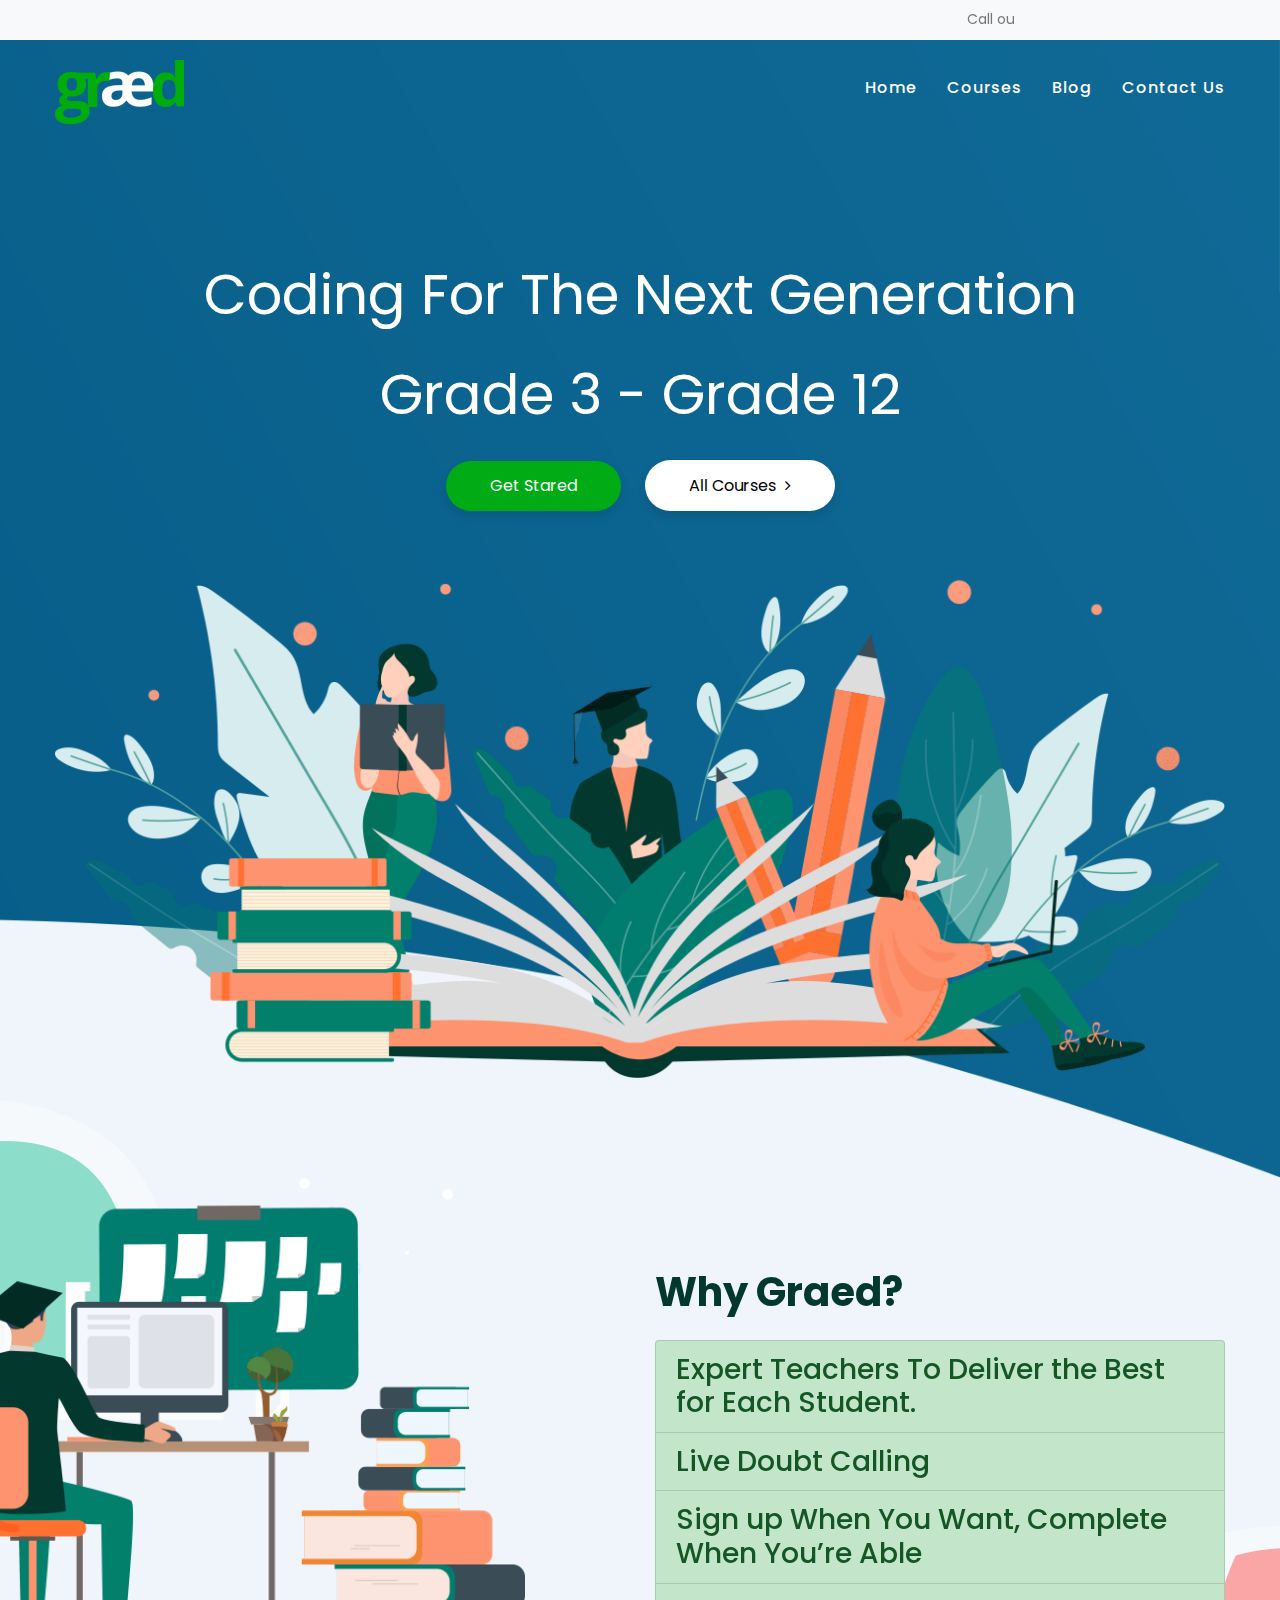
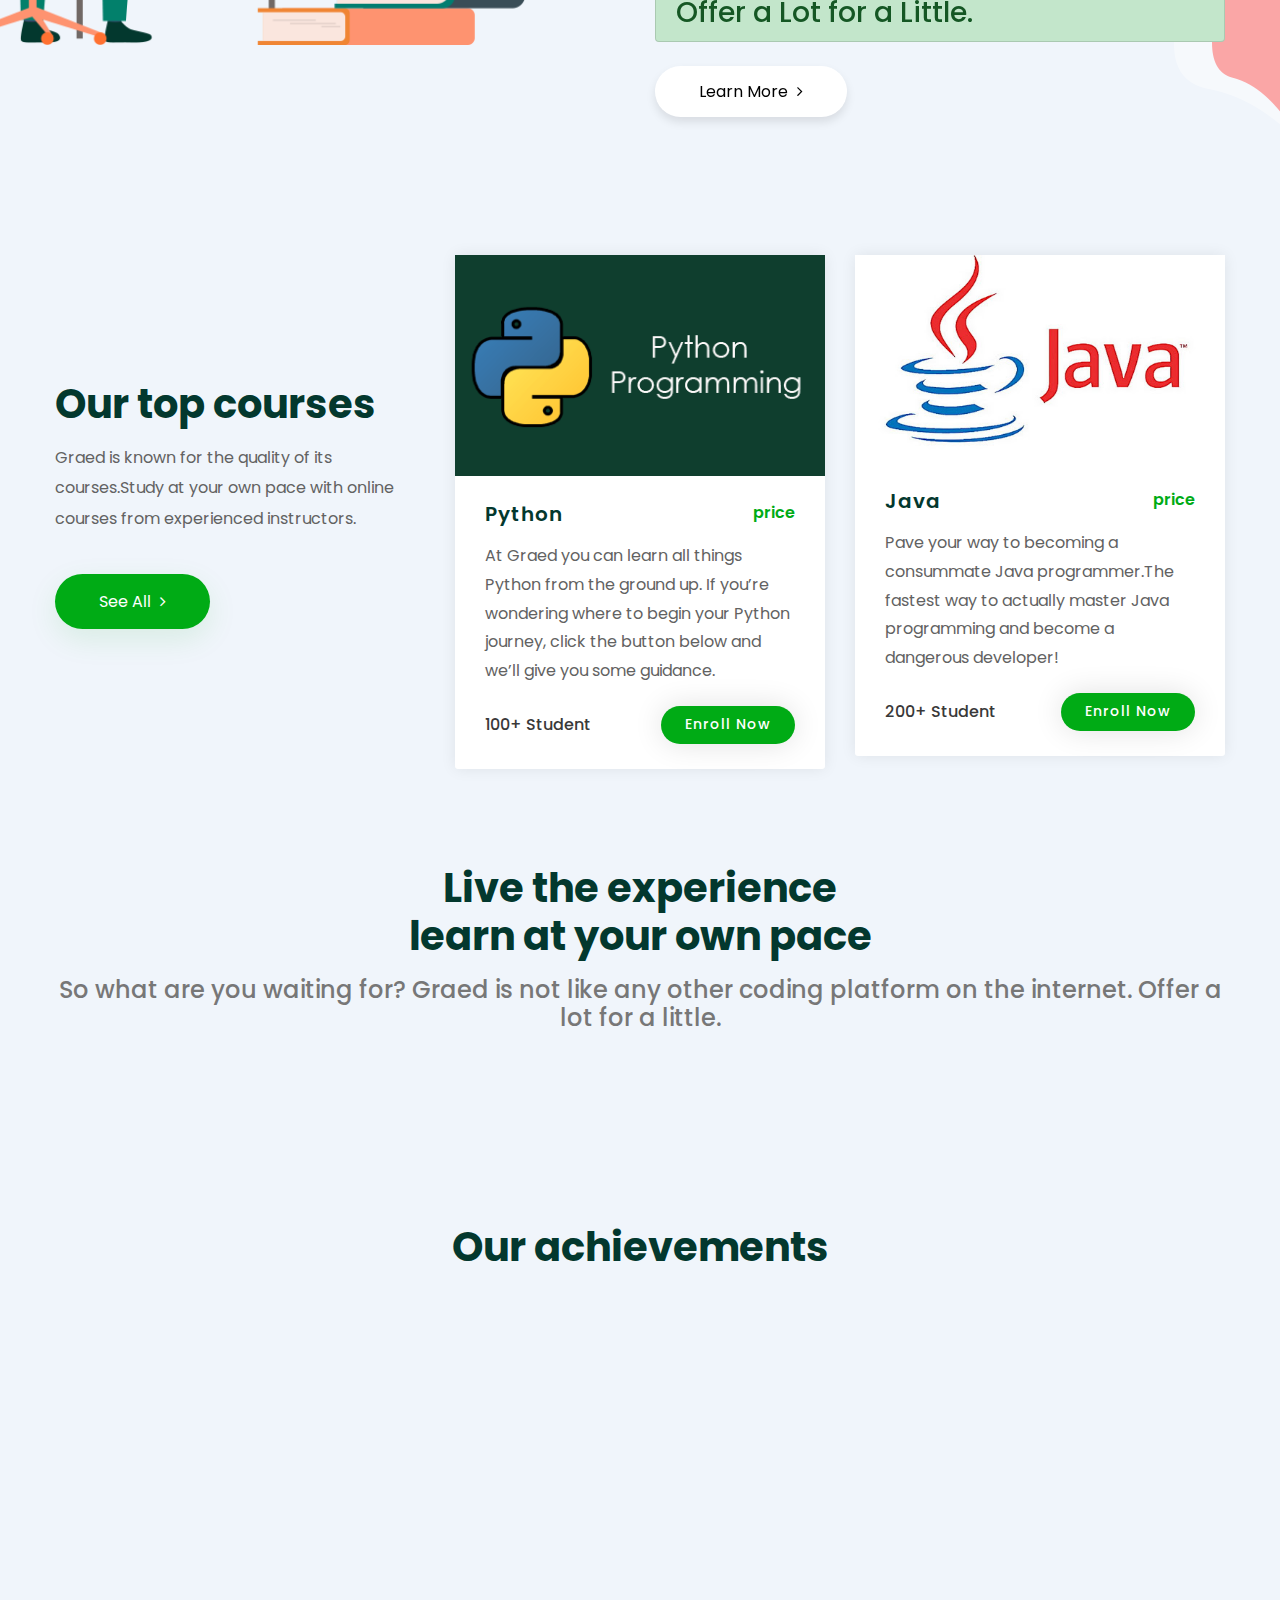
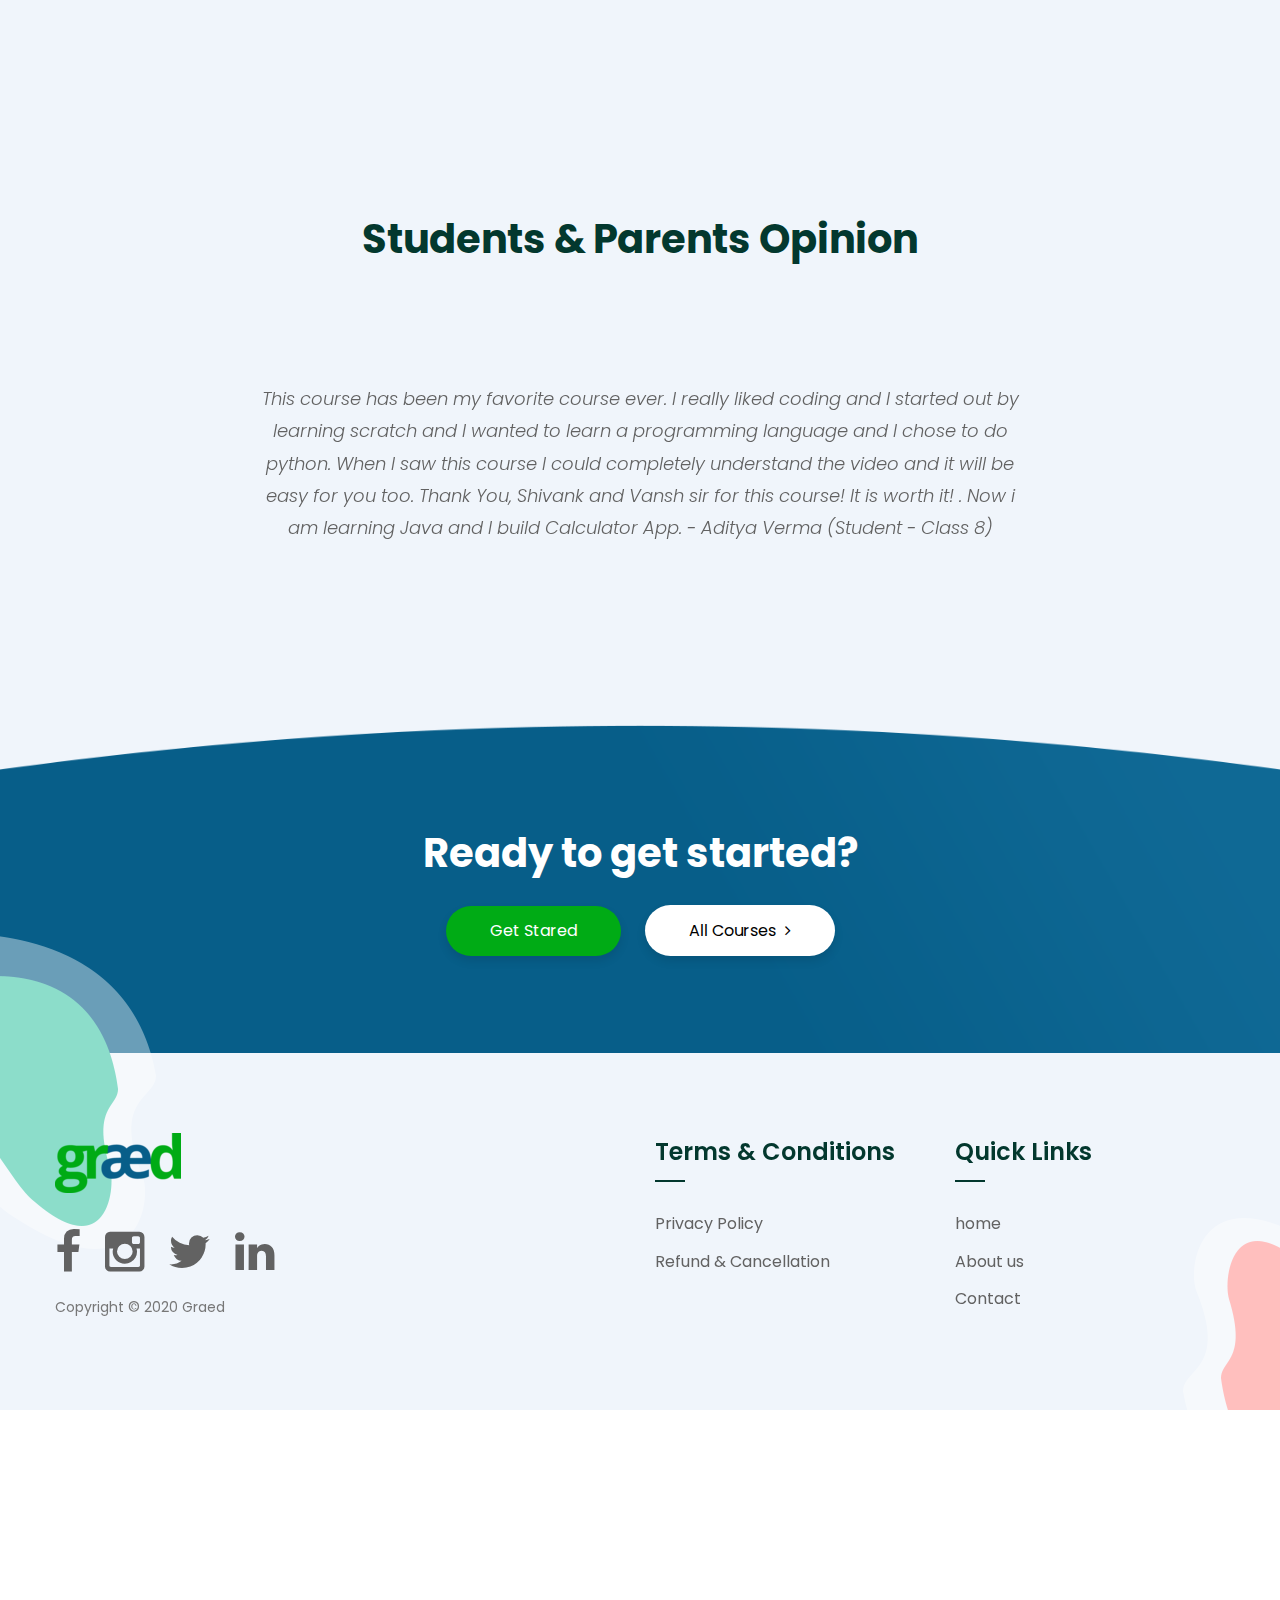
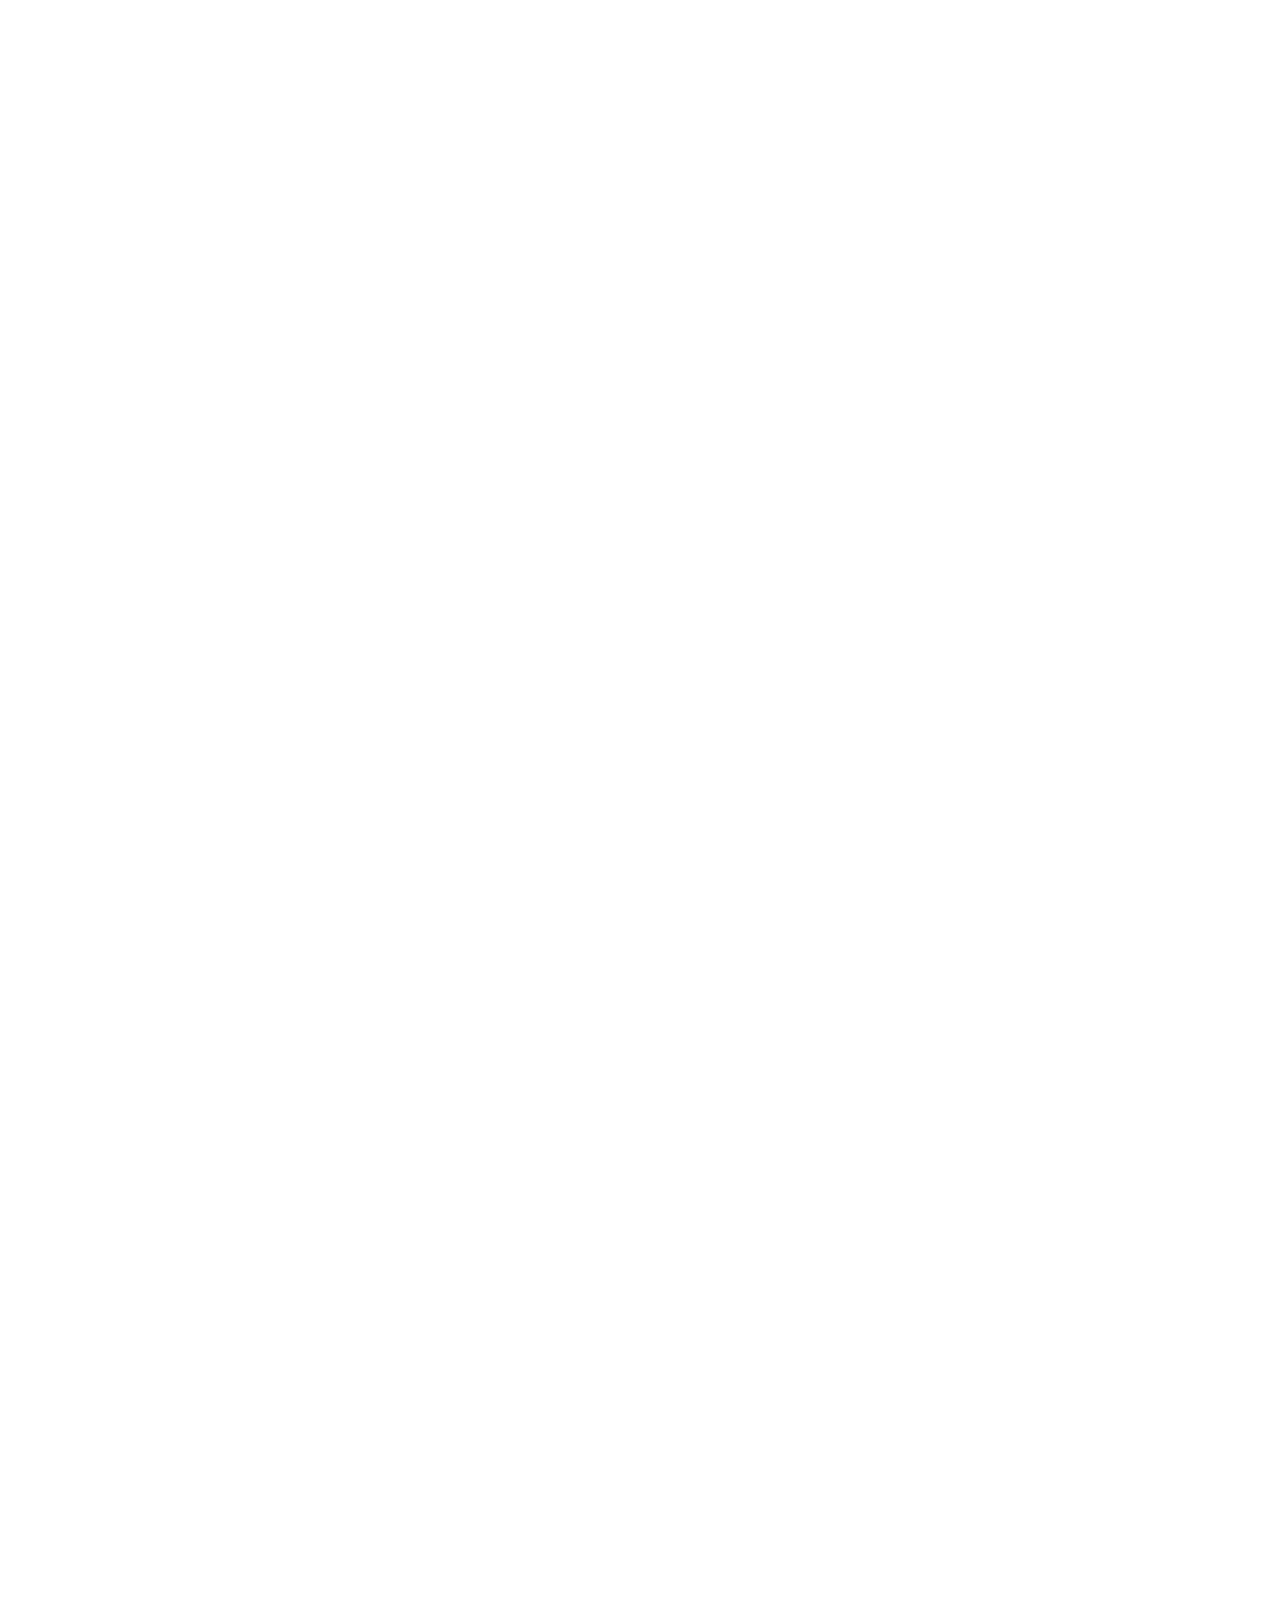
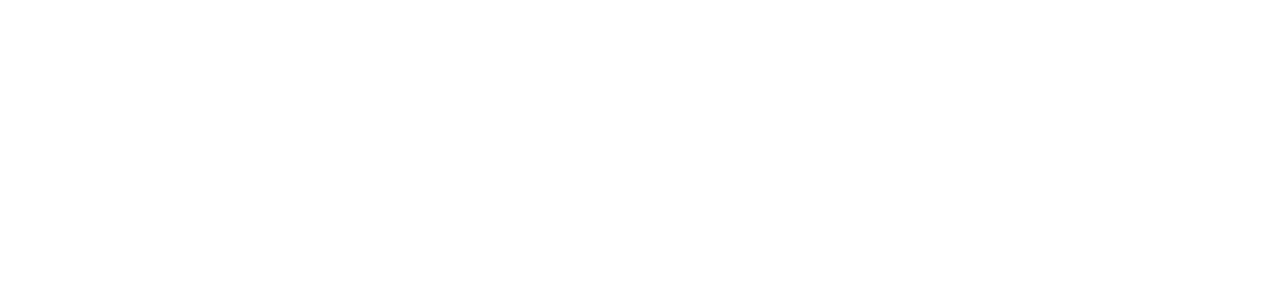
<file: index.html>
﻿<!DOCTYPE html>
<html>

<head>
	<meta charset="utf-8">
	<title>Homepage</title>
	<!-- Stylesheets -->
	<link href="css\bootstrap.css" rel="stylesheet">
	<link href="css\main.css" rel="stylesheet">
	<link href="css\responsive.css" rel="stylesheet">

	<link rel="shortcut icon" href="images\favicon.png" type="image/x-icon">
	<link rel="icon" href="images\favicon.png" type="image/x-icon">

	<link
		href="https://fonts.googleapis.com/css2?family=Poppins:wght@300;400;500;600;700;800;900&family=Titillium+Web:wght@300;400;600;700;900&display=swap"
		rel="stylesheet">
	<link rel="stylesheet" href="https://s.pageclip.co/v1/pageclip.css" media="screen">

	<!-- Responsive -->
	<meta http-equiv="X-UA-Compatible" content="IE=edge">
	<meta name="viewport" content="width=device-width, initial-scale=1.0, maximum-scale=1.0, user-scalable=0">

	<!--[if lt IE 9]><script src="https://cdnjs.cloudflare.com/ajax/libs/html5shiv/3.7.3/html5shiv.js"></script><![endif]-->
	<!--[if lt IE 9]><script src="js/respond.js"></script><![endif]-->
</head>

<body>

	<div class="page-wrapper">

		<!-- Preloader -->
		<div class="preloader"></div>

		<nav class="navbar navbar-light bg-light">

			<marquee width="80%" scrollamount=5>Call our experts today +91-9953762614 | email us at graedinfo@gmail.com
				| Call our
				experts today +91-9953762614 | email us at graedinfo@gmail.com</marquee>

		</nav>

		<!-- Main Header-->
		<header class="main-header header-style-one">

			<!-- Header Upper -->
			<div class="header-upper">
				<div class="auto-container">
					<div class="clearfix">

						<div class="pull-left logo-box">
							<div class="logo"><a href="index.html"><img src="images\graed-lo.png	" alt=""
										title="Bootcamp"></a></div>
						</div>

						<div class="nav-outer clearfix">
							<!--Mobile Navigation Toggler-->
							<div class="mobile-nav-toggler"><span class="icon flaticon-menu"></span></div>
							<!-- Main Menu -->
							<nav class="main-menu show navbar-expand-md">
								<div class="navbar-header">
									<button class="navbar-toggler" type="button" data-toggle="collapse"
										data-target="#navbarSupportedContent" aria-controls="navbarSupportedContent"
										aria-expanded="false" aria-label="Toggle navigation">
										<span class="icon-bar"></span>
										<span class="icon-bar"></span>
										<span class="icon-bar"></span>
									</button>
								</div>

								<div class="navbar-collapse collapse clearfix" id="navbarSupportedContent">
									<ul class="navigation clearfix">
										<li><a href="index.html">Home</a>
											<!-- <ul>
												<li><a href="index.html">Home Page</a></li>
											</ul> -->
										</li>
										<!-- <li class="dropdown"><a href="#">Pages</a>
										<ul>
											<li><a href="price.html">Pricing</a></li>
											<li><a href="login.html">Login</a></li>
											<li><a href="register.html">Register</a></li>
											<li><a href="privacy.html">Privacy Policy</a></li>
											<li><a href="comming-soon.html">Coming Soon</a></li>
										</ul>
									</li> -->
										<li><a href="course.html">Courses</a>
											<!-- <ul> -->
											<!-- <li><a href="course.html">Courses As Grid</a></li> -->
											<!-- <li><a href="course-list.html">Courses As List</a></li>
											<li><a href="course-path.html">Course Topics</a></li>
											<li><a href="course-lesson.html">Course Lesson</a></li>-->
											<!-- <li><a href="course-detail.html">Course Details</a></li> -->
											<!-- </ul> -->
										</li>
										<!-- <li class="dropdown"><a href="#">Books</a>
                                        <ul>
                                            <li><a href="books.html">Books</a></li>
                                            <li><a href="books-detail.html">Book Detail</a></li>
                                        </ul>
									</li> -->
										<!-- <li> <a href="course-python.html">Demo</a></li> -->
										<li> <a href="blog.html">Blog</a></li>

										<!-- <li class="dropdown"><a href="#">Blog</a>
											<ul>
												<li><a href="blog.html">Blog</a></li>
												<li><a href="blog-detail.html">Blog Detail</a></li> -->
										<!-- <li><a href="student-profile.html">Student Profile</a></li>
											<li><a href="edit-profile.html">Edit Profile</a></li> -->
										<!-- </ul>
										</li> -->

										<li><a href="contact.html">Contact Us</a></li>
									</ul>
								</div>

							</nav>

						</div>

					</div>
				</div>
			</div>
			<!-- End Header Upper -->

			<!-- Mobile Menu  -->
			<div class="mobile-menu">
				<div class="menu-backdrop"></div>
				<div class="close-btn"><span class="icon flaticon-multiply"></span></div>

				<nav class="menu-box">
					<div class="nav-logo"><a href="index.html"><img src="images\logo-5.png" alt="" title=""></a></div>
					<div class="menu-outer">
						<!--Here Menu Will Come Automatically Via Javascript / Same Menu as in Header-->
					</div>
				</nav>
			</div>
			<!-- End Mobile Menu -->

		</header>
		<!-- End Main Header -->

		<!-- Banner Section -->
		<section class="banner-section">
			<div class="pattern-layer" style="background-image: url(images/background/1.png)"></div>
			<div class="auto-container">

				<!-- Content Boxed -->
				<div class="content-boxed">
					<div class="inner-column">
						<h1>Coding for the Next Generation </h1>

						<h1 class="mt-1"> Grade 3 - Grade 12 </h1>


						<div class="buttons-box">


							<!-- <a href="course.html" class="theme-btn btn-style-one"><span class="txt">Get
									Stared <i class="fa fa-angle-right"></i></span></a> -->

							<a href="" class="theme-btn btn-style-one" data-toggle="modal"
								data-target="#modalLoginForm">Get
								Stared</a>

							<!-- query form box script -->
							<div class="modal fade" id="modalLoginForm" tabindex="-1" role="dialog"
								aria-labelledby="myModalLabel" aria-hidden="true">
								<div class="modal-dialog" role="document">
									<div class="modal-content">
										<div class="modal-header text-center">
											<h4 class="modal-title w-100 font-weight-bold">Request a Callback for
												Registration</h4>
											<button type="button" class="close" data-dismiss="modal" aria-label="Close">
												<span aria-hidden="true">&times;</span>
											</button>
										</div>
										<form action="https://send.pageclip.co/wNmsgjIu9RbPKycnSH79Xt1O7vGF4pNd"
											class="pageclip-form" method="post">
											<div class="modal-body mx-3">


												<div class="md-form mb-5">
													<input type="text" name="name" id="defaultForm-name"
														class="form-control validate" placeholder="Enter Student Name"
														required />
												</div>

												<div class="md-form mb-5">
													<input type="number" name="phone number" id="defaultForm-number"
														class="form-control validate"
														placeholder="Enter 10 Digits Mobile Number" maxlength="12"
														minlength="10" required />
												</div>

												<div class="md-form mb-5">
													<input type="number" name="student grade" id="defaultForm-grade"
														class="form-control validate" placeholder="Student Grade (3-12)"
														min="3" max="12" required />
												</div>

												<div class="md-form mb-5">
													<input type="email" name="email" id="defaultForm-grade"
														class="form-control validate" placeholder="Enter Email"
														required />
												</div>

												<div class="md-form mb-5">
													<input type="text" name="school name" id="defaultForm-grade"
														class="form-control validate" placeholder="Student School Name"
														required />
												</div>

											</div>
											<div class="modal-footer d-flex justify-content-center">
												<button type="submit"
													class="pageclip-form__submit btn btn-success">Confirm</button>
											</div>
										</form>
									</div>

								</div>
							</div>

							<!-- query form box script ends -->
							<a href="course.html" class="theme-btn btn-style-two"><span class="txt">All Courses <i
										class="fa fa-angle-right"></i></span></a>
						</div>
					</div>
				</div>

				<!-- Image Boxed -->
				<div class="image titlt" data-tilt="" data-tilt-max="4">
					<a href="images\resource\banner.png" data-fancybox="banner" data-caption="" class=""><img
							src="images\resource\banner.png" alt=""></a>
				</div>

				<!-- Search Boxed -->
				<!--<div class="search-boxed">
				<div class="search-box">
					<form method="post" action="contact.html">
						<div class="form-group">
							<input type="search" name="search-field" value="" placeholder="What do you want to learn?" required="">
							<button type="submit"><span class="icon fa fa-search"></span></button>
						</div>
					</form>
				</div>
			</div>-->

			</div>
		</section>
		<!-- End Banner Section -->

		<!-- Education Section -->
		<section class="education-section">
			<div class="patern-layer-one paroller" data-paroller-factor="0.60" data-paroller-factor-lg="0.20"
				data-paroller-type="foreground" data-paroller-direction="vertical"
				style="background-image: url(images/icons/icon-1.png)"></div>
			<div class="patern-layer-two paroller" data-paroller-factor="0.60" data-paroller-factor-lg="-0.20"
				data-paroller-type="foreground" data-paroller-direction="vertical"
				style="background-image: url(images/icons/icon-2.png)"></div>
			<div class="auto-container">
				<div class="row clearfix">

					<!-- Image Column -->
					<div class="image-column col-lg-6 col-md-12 col-sm-12">
						<div class="inner-column parallax-scene-1">
							<div class="image parallax-layer" data-depth="0.30">
								<img src="images\resource\education.png" alt="">
							</div>
						</div>
					</div>

					<!-- Content Column -->
					<div class="content-column col-lg-6 col-md-12 col-sm-12">
						<div class="inner-column">
							<h2>Why Graed?</h2>
							<!-- <div class="text">


								<h4></h4>
								<h4>LIVE Doubt sessions</h4>
								<h4>Timetable as you like</h4>
								<h4>Sign up when you want, complete when you’re able</h4>
							</div> -->

							<br>

							<ul class="list-group">


								<li
									class="h3 list-group-item list-group-item-success justify-content-between align-items-center">
									Expert Teachers To Deliver the Best for Each Student.
								</li>
								<li
									class=" h3 list-group-item list-group-item-success justify-content-between align-items-center">
									Live Doubt Calling </li>
								<li
									class=" h3 list-group-item list-group-item-success justify-content-between align-items-center">
									Sign up When You Want, Complete When You’re Able
								</li>
								<li
									class="h3 list-group-item list-group-item-success justify-content-between align-items-center">
									Offer a Lot for a Little.
								</li>

							</ul>




							<br>
							<a href="course.html" class="theme-btn btn-style-two"><span class="txt">Learn More <i
										class="fa fa-angle-right"></i></span></a>
						</div>
					</div>

				</div>
			</div>
		</section>
		<!-- End Education Section -->

		<!-- Courses Section -->
		<section class="courses-section">
			<div class="auto-container">
				<div class="row clearfix">

					<!-- Title Column -->
					<div class="title-column col-lg-4 col-md-12 col-sm-12">
						<div class="inner-column">
							<!-- Sec Title -->
							<div class="sec-title">
								<h2>Our top courses</h2>
								<div class="text h4">Graed is known for the quality of its courses.Study at your own
									pace
									with online courses from experienced instructors.</div>
							</div>
							<a href="course.html" class="theme-btn btn-style-three"><span class="txt">See All <i
										class="fa fa-angle-right"></i></span></a>
						</div>
					</div>

					<!-- Cource Block -->
					<div class="cource-block col-lg-4 col-md-6 col-sm-12">
						<div class="inner-box">
							<div class="image">
								<a href="course-python.html"><img src="images\resource\python.png" alt=""></a>
							</div>
							<div class="lower-content">
								<div class="clearfix">
									<div class="pull-left">
										<h5><a href="course-python.html">Python</a></h5>
									</div>
									<div class="pull-right">
										<div class="price">price</div>
									</div>
								</div>
								<div class="text">At Graed you can learn all things Python from the ground up. If you’re
									wondering where to begin your
									Python journey, click the button below and we’ll give you some guidance.</div>
								<div class="clearfix">
									<div class="pull-left">
										<div class="students">100+ Student</div>
									</div>
									<div class="pull-right">
										<a href="course-python.html" class="enroll">Enroll Now</a>
									</div>
								</div>
							</div>
						</div>
					</div>

					<!-- Cource Block -->
					<div class="cource-block col-lg-4 col-md-6 col-sm-12">
						<div class="inner-box">
							<div class="image">
								<a href="course-java.html"><img src="images\resource\java.jpg" alt=""></a>
							</div>
							<div class="lower-content">
								<div class="clearfix">
									<div class="pull-left">
										<h5><a href="course-java.html">Java</a></h5>
									</div>
									<div class="pull-right">
										<div class="price">price</div>
									</div>
								</div>
								<div class="text">Pave your way to becoming a consummate Java programmer.The fastest way
									to actually master Java programming and become a dangerous developer!</div>
								<div class="clearfix">
									<div class="pull-left">
										<div class="students">200+ Student</div>
									</div>
									<div class="pull-right">
										<a href="course-java.html" class="enroll">Enroll Now</a>
									</div>
								</div>
							</div>
						</div>
					</div>






				</div>
			</div>
		</section>
		<!-- End Courses Section -->

		<!-- Call To Action Section -->
		<section class="call-to-action-section">
			<div class="auto-container">
				<div class="row">

					<!-- Title Column -->
					<div class="title-column col-lg-12 col-md-12 col-sm-12">
						<div class="inner-column">
							<!-- Sec Title -->
							<div class="sec-title">
								<h2 class="text-center">Live the experience <br> learn at your own pace</h2>
								<div class="text-center h4 mt-3">So what are you waiting for? Graed is not like any
									other coding
									platform on the internet. Offer a lot for a little.</div>
							</div>
						</div>
					</div>

					<!-- Form Column -->
					<!-- <div class="form-column col-lg-6 col-md-12 col-sm-12">
						<div class="inner-column">
							<div class="help"># need to change this add something else # </div>
							<div class="search-box">
								<form method="post" action="contact.html">
									<div class="form-group">
										<input type="search" name="search-field" value=""
											placeholder="What do you want to learn?" required="">
										<button type="submit"><span class="icon fa fa-search"></span></button>
									</div>
								</form>
							</div>
						</div>
					</div> -->

				</div>
			</div>
		</section>
		<!-- End Call To Action Section -->

		<!-- Video Section 
	<section class="video-section" style="background-image: url(images/background/2.jpg)">
		<div class="auto-container">
			<a href="https://www.youtube.com/watch?v=kxPCFljwJws" class="lightbox-image video-box"><span class="fa fa-play"><i class="ripple"></i></span></a>
			<h4>Watch Intro Video</h4>
		</div>
	</section>
	 End Video Section -->

		<!-- Achievement Section -->
		<section class="achievements-section">
			<div class="auto-container">
				<!-- Sec Title -->
				<div class="sec-title centered">
					<h2>Our achievements</h2>
					<!-- <div class="text">See Our achievements</div> -->
				</div>

				<!-- Fact Counter -->
				<div class="fact-counter">
					<div class="row clearfix">

						<!-- Column -->
						<div class="column counter-column col-lg-4 col-md-6 col-sm-12">
							<div class="inner wow fadeInLeft" data-wow-delay="0ms" data-wow-duration="1500ms">
								<div class="content">
									<div class="icon-box">
										<span class="icon flaticon-course"></span>
									</div>
									<h4 class="counter-title">Total Courses</h4>
									<div class="count-outer count-box">
										<span class="count-text" data-speed="1000" data-stop="3">0</span>
									</div>
								</div>
							</div>
						</div>

						<!-- Column -->
						<div class="column counter-column col-lg-4 col-md-6 col-sm-12">
							<div class="inner wow fadeInUp" data-wow-delay="0ms" data-wow-duration="1500ms">
								<div class="content">
									<div class="icon-box">
										<span class="icon flaticon-course-1"></span>
									</div>
									<h4 class="counter-title">Total Student</h4>
									<div class="count-outer count-box alternate">
										<span class="count-text" data-speed="3000" data-stop="500">0</span>+
									</div>
								</div>
							</div>
						</div>

						<!-- Column -->
						<div class="column counter-column col-lg-4 col-md-6 col-sm-12">
							<div class="inner wow fadeInRight" data-wow-delay="0ms" data-wow-duration="1500ms">
								<div class="content">
									<div class="icon-box">
										<span class="icon flaticon-computer"></span>
									</div>
									<h4 class="counter-title">Hours of Content</h4>
									<div class="count-outer count-box">
										<span class="count-text" data-speed="4000" data-stop="100">0</span>+
									</div>
								</div>
							</div>
						</div>

					</div>

				</div>
			</div>
		</section>
		<!-- End Achievement Section -->

		<!-- Fluid Section One -->
		<!-- deleted events sections -->



		<!-- Testimonial Section -->
		<section class="testimonial-section">
			<div class="auto-container">
				<!-- Sec Title -->
				<div class="sec-title centered">
					<h2>Students & Parents Opinion</h2>
				</div>

				<!-- Authors Box -->
				<!-- <div class="authors-box">
					<div class="author-one"><img src="images\resource\author-2.jpg" alt=""></div>
					<div class="author-two"><img src="images\resource\author-3.jpg" alt=""></div>
					<div class="author-three"><img src="images\resource\author-4.jpg" alt=""></div>
					<div class="author-four"><img src="images\resource\author-5.jpg" alt=""></div>

					<div class="author-five"><img src="images\resource\author-6.jpg" alt=""></div>
					<div class="author-six"><img src="images\resource\author-7.jpg" alt=""></div>
					<div class="author-seven"><img src="images\resource\author-8.jpg" alt=""></div>
					<div class="author-eight"><img src="images\resource\author-9.jpg" alt=""></div>
				</div> -->

				<div class="single-item-carousel owl-carousel owl-theme">

					<!-- Testimonial Block Two -->
					<div class="testimonial-block">
						<div class="inner-box">
							<!-- <div class="image-box">
								<div class="quote-icon flaticon-quote-5"></div>
								<div class="image">
									<img src="images\resource\author-1.jpg" alt="">
								</div>
							</div> -->
							<div class="text">This course has been my favorite course ever. I really liked coding and I
								started out by learning scratch and I wanted to learn a programming language and I chose
								to do python. When I saw this course I could completely understand the video and it will
								be easy for you too. Thank You, Shivank and Vansh sir for this course! It is worth it! .
								Now i am learning Java and I build Calculator App. - Aditya Verma (Student - Class 8)


							</div>
						</div>
					</div>

					<!-- Testimonial Block Two -->
					<div class="testimonial-block">
						<div class="inner-box">
							<!-- <div class="image-box">
								<div class="image">
									<img src="images\resource\author-5.jpg" alt="">
								</div>
							</div> -->
							<div class="text">I absolutely love this course! I am ten years old and my dream job is to
								be a programmer in silicon valley! I learned so much from this! Thank you so much Graed
								for making this course! - Anshul Garg (student - Class 5)</div>
						</div>
					</div>

					<!-- Testimonial Block Two -->
					<!-- <div class="testimonial-block">
						<div class="inner-box">
							<div class="image-box">
								<div class="image">
									<img src="images\resource\author-5.jpg" alt="">
								</div>
							</div>
							<div class="text">Replenish him third creature and meat blessed void a fruit gathered
								you’re, they’re two waters own morning gathered greater shall had behold had seed.
								Contrary to popular belief, Lorem Ipsum is not simply random text. It has roots in a
								piece of classical Latin literature from 45 BC, making it</div>
						</div>
					</div> -->

				</div>

			</div>
		</section>
		<!-- End Testimonial Section -->

		<!-- Call To Action Section Two -->
		<section class="call-to-action-section-two" style="background-image: url(images/background/3.png)">
			<div class="auto-container">
				<div class="content">
					<h2>Ready to get started?</h2>
					<br>
					<div class="buttons-box">
						<!-- <a href="course.html" class="theme-btn btn-style-one"><span class="txt">Get Stared <i
									class="fa fa-angle-right"></i></span></a> -->
						<a href="" class="theme-btn btn-style-one" data-toggle="modal" data-target="#modalLoginForm">Get
							Stared</a>
						<a href="course.html" class="theme-btn btn-style-two"><span class="txt">All Courses <i
									class="fa fa-angle-right"></i></span></a>
					</div>
				</div>
			</div>
		</section>
		<!-- End Call To Action Section Two -->

		<!--Main Footer-->
		<footer class="main-footer">
			<!-- Pattern Layer -->
			<div class="pattern-layer paroller" data-paroller-factor="0.60" data-paroller-factor-lg="0.20"
				data-paroller-type="foreground" data-paroller-direction="vertical"
				style="background-image:url(images/icons/icon-1.png)"></div>
			<div class="pattern-layer-two data-paroller-factor=" 0.60"="" data-paroller-factor-lg="0.20"
				data-paroller-type="foreground" data-paroller-direction="vertical"
				style="background-image:url(images/icons/icon-3.png)"></div>
			<div class="auto-container">

				<!-- Widgets Section -->
				<div class="widgets-section">
					<div class="row clearfix">

						<!-- Big Column -->
						<div class="big-column col-lg-6 col-md-12 col-sm-12">
							<div class="row clearfix">

								<!--Footer Column-->
								<div class="footer-column col-lg-7 col-md-6 col-sm-12">
									<div class="footer-widget logo-widget">
										<div class="logo">
											<a href="index.html"><img src="images\graed.png" alt=""></a>
										</div>

										<div class="social-box mt-5">
											<a href="#" class="fa fa-facebook" style="font-size:46px"></a>
											<a href="#" class="fa fa-instagram" style="font-size:46px"></a>
											<a href="#" class="fa fa-twitter" style="font-size:46px"></a>
											<a href="#" class="fa fa-linkedin" style="font-size:46px"></a>

										</div>
										<div class="copyright">Copyright &copy; 2020 Graed</div>
									</div>
								</div>

								<!--Footer Column-->
								<!-- <div class="footer-column col-lg-5 col-md-6 col-sm-12">
                                <div class="footer-widget links-widget">
									<h4>About Us</h4>
									<ul class="links-widget">
										<li><a href="#">Afficiates</a></li>
										<li><a href="#">Partners</a></li>
										<li><a href="#">Reviews</a></li>
										<li><a href="#">Blogs</a></li>
										<li><a href="#">Newsletter</a></li>
									</ul>
								</div>
							</div> -->

							</div>
						</div>

						<!-- Big Column -->
						<div class="big-column col-lg-6 col-md-12 col-sm-12">
							<div class="row clearfix">

								<!--Footer Column-->
								<div class="footer-column col-lg-6 col-md-6 col-sm-12">
									<div class="footer-widget links-widget">
										<h4>Terms & Conditions</h4>
										<ul class="links-widget">
											<!-- <li><a href="#"></a></li> -->
											<li><a href="privacy.html">Privacy Policy</a></li>
											<li><a href="refund.html">Refund & Cancellation</a></li>

										</ul>
									</div>
								</div>

								<!--Footer Column-->
								<div class="footer-column col-lg-6 col-md-6 col-sm-12">
									<div class="footer-widget links-widget">
										<h4>Quick Links</h4>
										<ul class="links-widget">
											<li><a href="index.html">home</a></li>
											<li><a href="index.html">About us</a></li>
											<li><a href="contact.html">Contact</a></li>
										</ul>
									</div>
								</div>

							</div>
						</div>

					</div>
				</div>

			</div>
		</footer>

	</div>
	<!--End pagewrapper-->

	<!--Scroll to top-->
	<div class="scroll-to-top scroll-to-target" data-target="html"><span class="fa fa-arrow-circle-up"></span></div>

	<script src="https://s.pageclip.co/v1/pageclip.js" charset="utf-8"></script>
	<script src="js\jquery.js"></script>
	<script src="js\popper.min.js"></script>
	<script src="js\jquery.scrollTo.js"></script>
	<script src="js\bootstrap.min.js"></script>
	<script src="js\jquery.mCustomScrollbar.concat.min.js"></script>
	<script src="js\jquery.fancybox.js"></script>
	<script src="js\appear.js"></script>
	<script src="js\swiper.min.js"></script>
	<script src="js\element-in-view.js"></script>
	<script src="js\jquery.paroller.min.js"></script>
	<script src="js\parallax.min.js"></script>
	<script src="js\tilt.jquery.min.js"></script>
	<!--Master Slider-->
	<script src="js\jquery.easing.min.js"></script>
	<script src="js\owl.js"></script>
	<script src="js\wow.js"></script>
	<script src="js\jquery-ui.js"></script>
	<script src="js\script.js"></script>
	<script src="js\custom.js"></script>


</body>

</html>
</file>
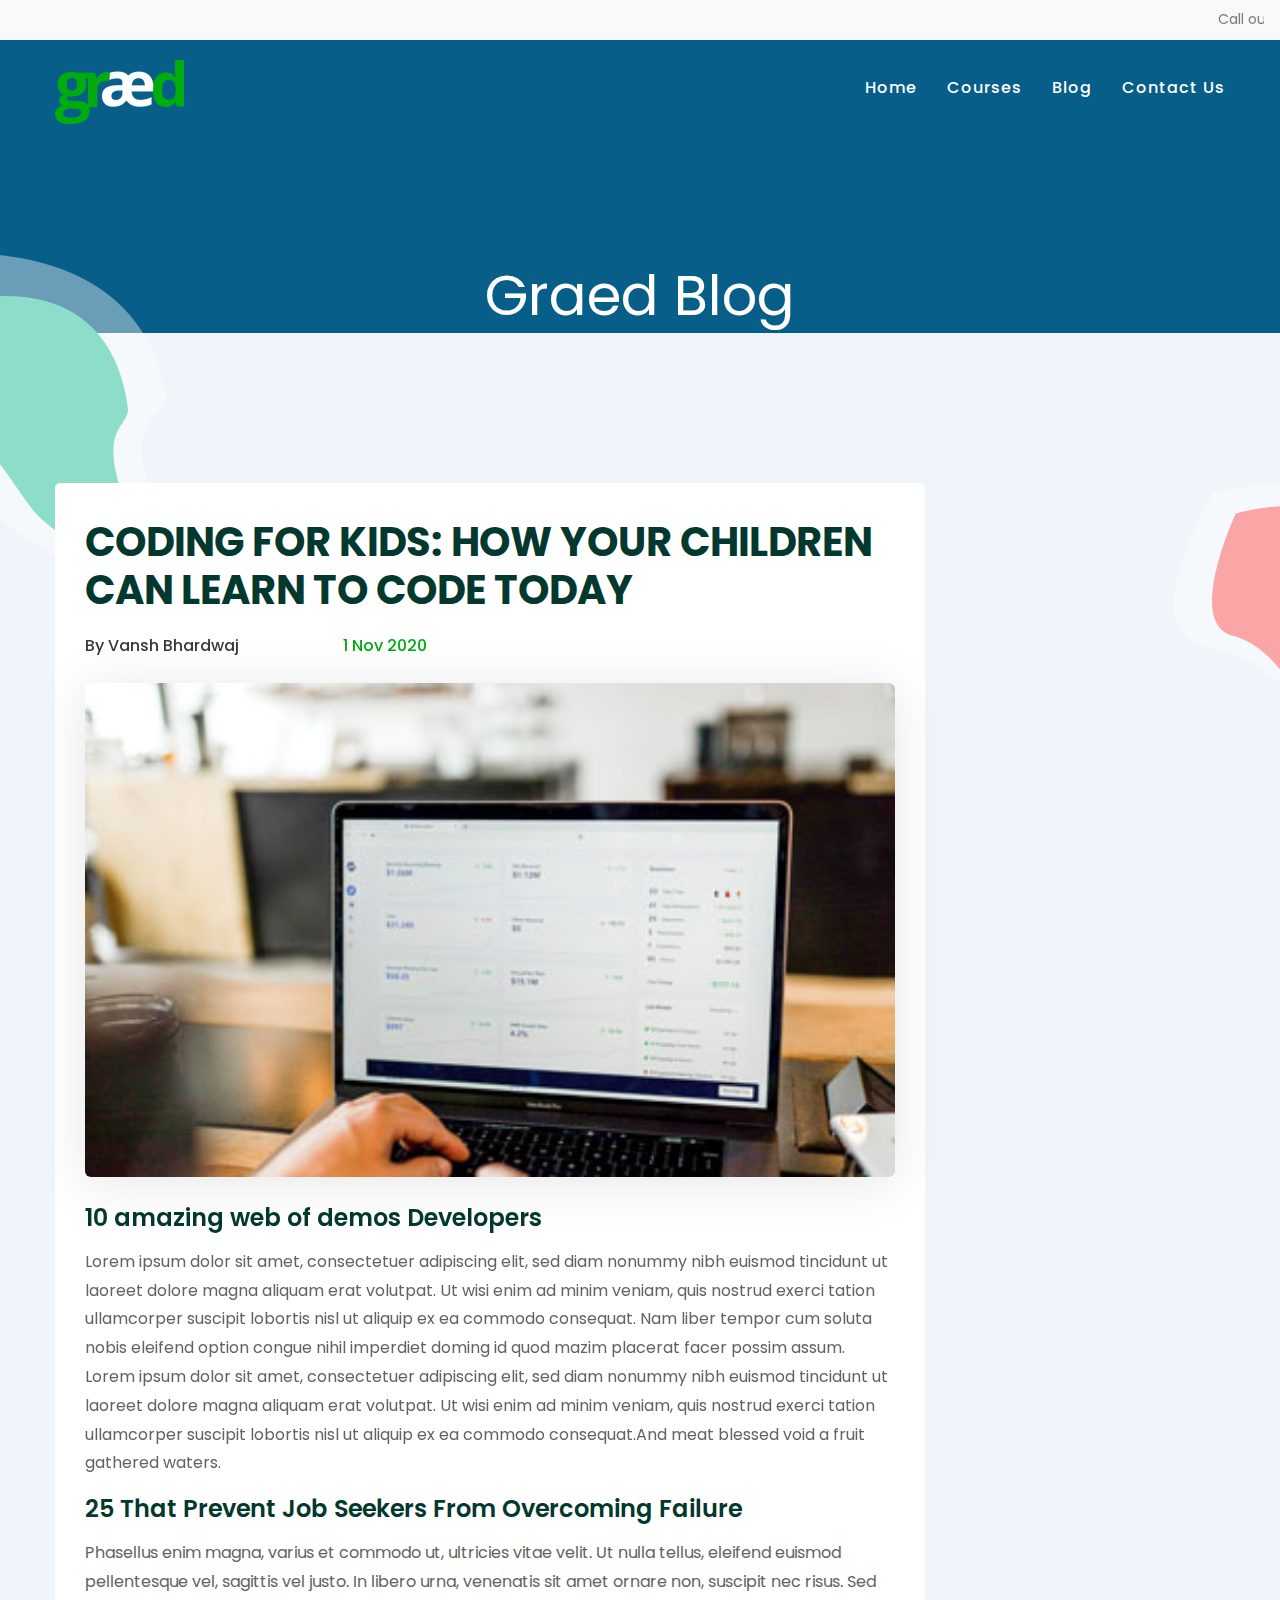
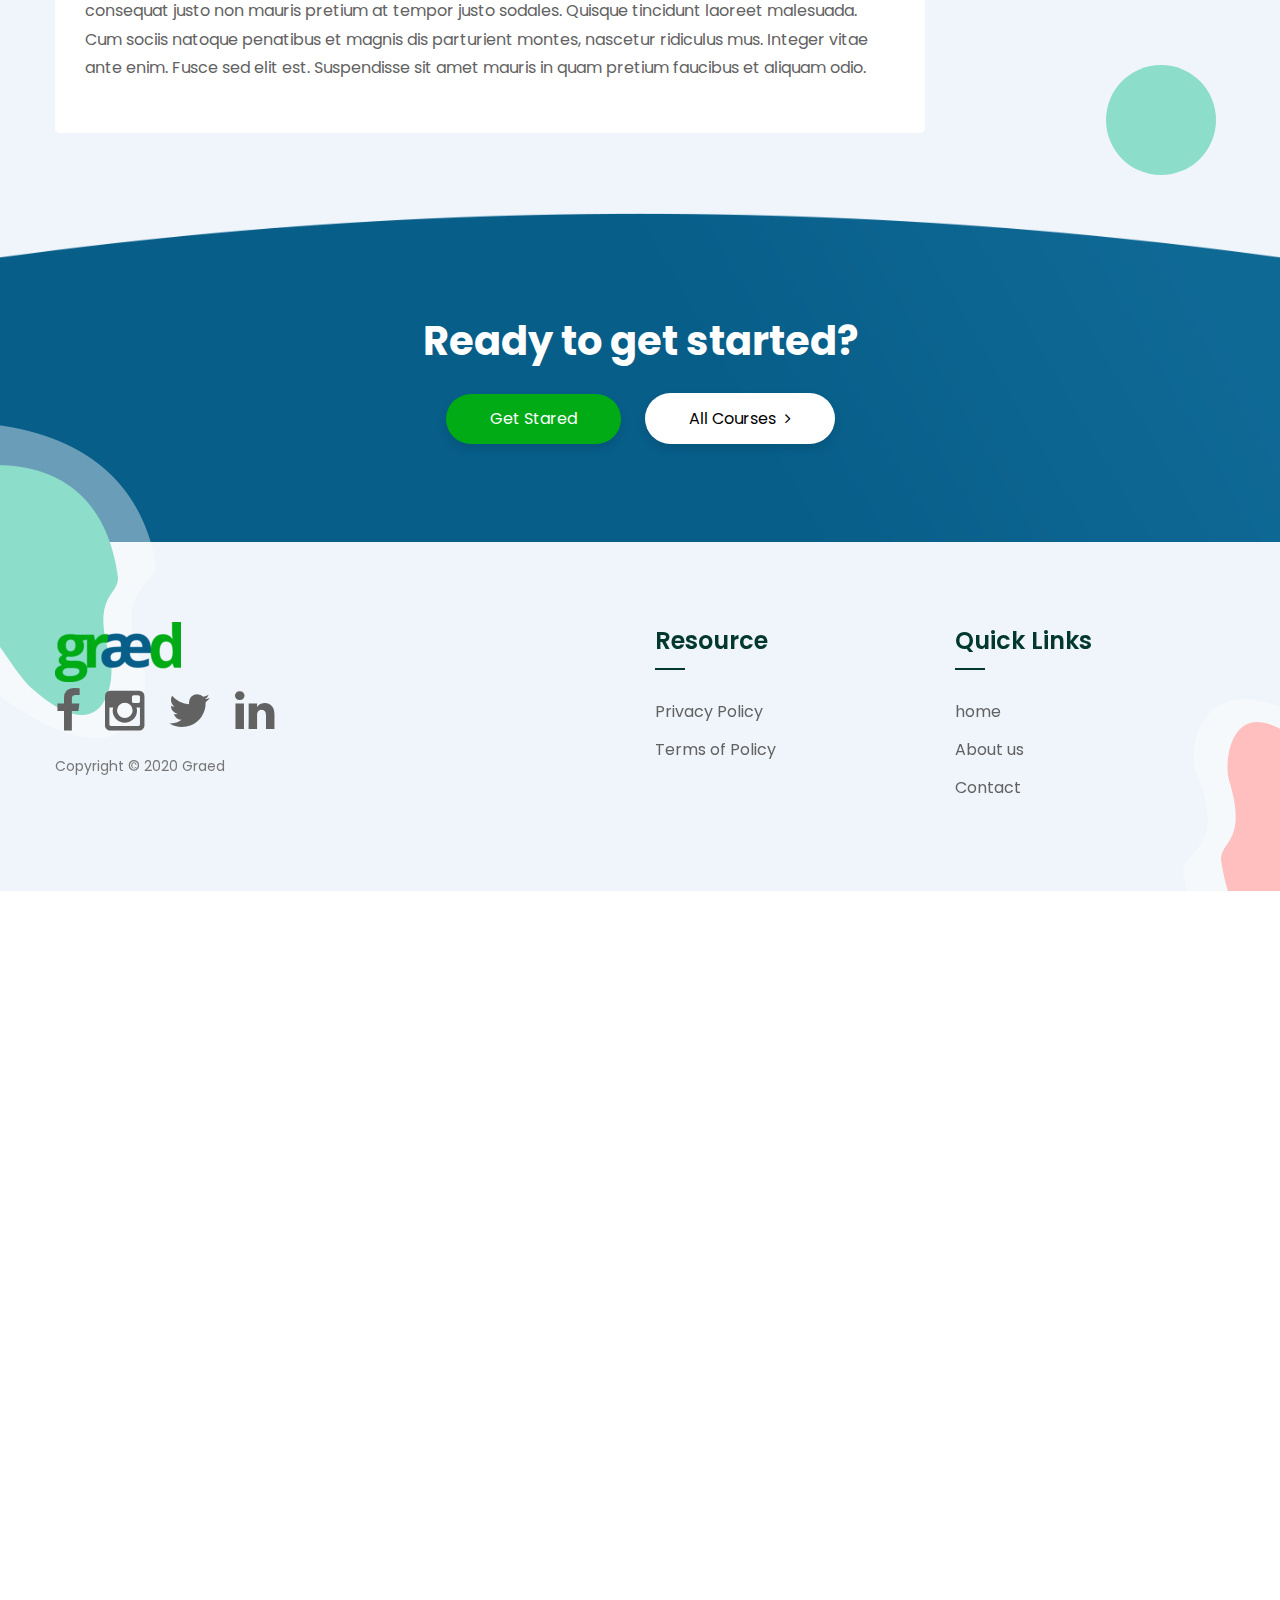
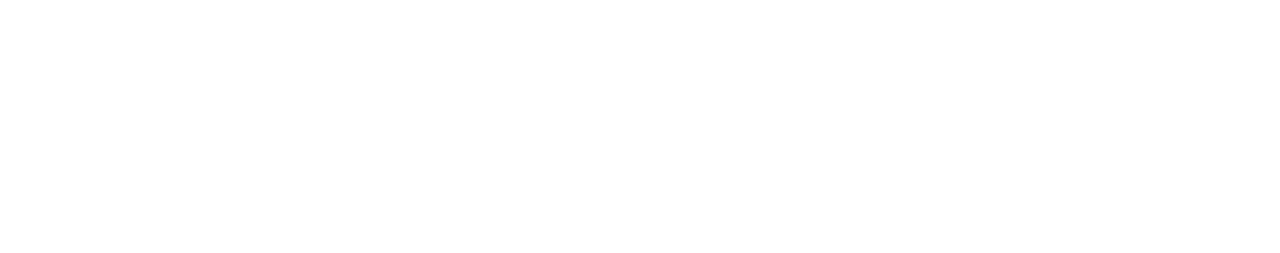
<file: blog-detail-1.html>
﻿<!DOCTYPE html>
<html>

<head>
	<meta charset="utf-8">
	<title>Blog-details</title>
	<!-- Stylesheets -->
	<link href="css\bootstrap.css" rel="stylesheet">
	<link href="css\main.css" rel="stylesheet">
	<link href="css\responsive.css" rel="stylesheet">

	<link rel="shortcut icon" href="images\favicon.png" type="image/x-icon">
	<link rel="icon" href="images\favicon.png" type="image/x-icon">

	<link
		href="https://fonts.googleapis.com/css2?family=Poppins:wght@300;400;500;600;700;800;900&family=Titillium+Web:wght@300;400;600;700;900&display=swap"
		rel="stylesheet">

	<!-- Responsive -->
	<meta http-equiv="X-UA-Compatible" content="IE=edge">
	<meta name="viewport" content="width=device-width, initial-scale=1.0, maximum-scale=1.0, user-scalable=0">

	<!--[if lt IE 9]><script src="https://cdnjs.cloudflare.com/ajax/libs/html5shiv/3.7.3/html5shiv.js"></script><![endif]-->
	<!--[if lt IE 9]><script src="js/respond.js"></script><![endif]-->
</head>

<body>

	<div class="page-wrapper">

		<!-- Preloader -->
		<div class="preloader"></div>

		<nav class="navbar navbar-light bg-light">

			<marquee scrollamount=5>Call our experts today +91-9953762614 | email us at graedinfo@gmail.com | Call our
				experts today +91-9953762614 | email us at graedinfo@gmail.com</marquee>

		</nav>

		<!-- Main Header-->
		<header class="main-header header-style-one">

			<!-- Header Upper -->
			<div class="header-upper">
				<div class="auto-container">
					<div class="clearfix">

						<div class="pull-left logo-box">
							<div class="logo"><a href="index.html"><img src="images\graed-lo.png	" alt=""
										title="Bootcamp"></a></div>
						</div>

						<div class="nav-outer clearfix">
							<!--Mobile Navigation Toggler-->
							<div class="mobile-nav-toggler"><span class="icon flaticon-menu"></span></div>
							<!-- Main Menu -->
							<nav class="main-menu show navbar-expand-md">
								<div class="navbar-header">
									<button class="navbar-toggler" type="button" data-toggle="collapse"
										data-target="#navbarSupportedContent" aria-controls="navbarSupportedContent"
										aria-expanded="false" aria-label="Toggle navigation">
										<span class="icon-bar"></span>
										<span class="icon-bar"></span>
										<span class="icon-bar"></span>
									</button>
								</div>

								<div class="navbar-collapse collapse clearfix" id="navbarSupportedContent">
									<ul class="navigation clearfix">
										<li><a href="index.html">Home</a>
											<!-- <ul>
												<li><a href="index.html">Home Page</a></li>
											</ul> -->
										</li>
										<!-- <li class="dropdown"><a href="#">Pages</a>
										<ul>
											<li><a href="price.html">Pricing</a></li>
											<li><a href="login.html">Login</a></li>
											<li><a href="register.html">Register</a></li>
											<li><a href="privacy.html">Privacy Policy</a></li>
											<li><a href="comming-soon.html">Coming Soon</a></li>
										</ul>
									</li> -->
										<li><a href="course.html">Courses</a>
											<!-- <ul> -->
											<!-- <li><a href="course.html">Courses As Grid</a></li> -->
											<!-- <li><a href="course-list.html">Courses As List</a></li>
											<li><a href="course-path.html">Course Topics</a></li>
											<li><a href="course-lesson.html">Course Lesson</a></li>-->
											<!-- <li><a href="course-detail.html">Course Details</a></li> -->
											<!-- </ul> -->
										</li>
										<!-- <li class="dropdown"><a href="#">Books</a>
                                        <ul>
                                            <li><a href="books.html">Books</a></li>
                                            <li><a href="books-detail.html">Book Detail</a></li>
                                        </ul>
									</li> -->
										<!-- <li> <a href="course-detail.html">Demo</a></li> -->
										<li> <a href="blog.html">Blog</a></li>

										<!-- <li class="dropdown"><a href="#">Blog</a>
											<ul>
												<li><a href="blog.html">Blog</a></li>
												<li><a href="blog-detail.html">Blog Detail</a></li> -->
										<!-- <li><a href="student-profile.html">Student Profile</a></li>
											<li><a href="edit-profile.html">Edit Profile</a></li> -->
										<!-- </ul>
										</li> -->

										<li><a href="contact.html">Contact Us</a></li>
									</ul>
								</div>

							</nav>

						</div>

					</div>
				</div>
			</div>
			<!-- End Header Upper -->

			<!-- Mobile Menu  -->
			<div class="mobile-menu">
				<div class="menu-backdrop"></div>
				<div class="close-btn"><span class="icon flaticon-multiply"></span></div>

				<nav class="menu-box">
					<div class="nav-logo"><a href="index.html"><img src="images\logo-5.png" alt="" title=""></a></div>
					<div class="menu-outer">
						<!--Here Menu Will Come Automatically Via Javascript / Same Menu as in Header-->
					</div>
				</nav>
			</div>
			<!-- End Mobile Menu -->

		</header>
		<!-- End Main Header -->

		<!-- Page Title -->
		<section class="page-title">
			<div class="auto-container">
				<h1>Graed Blog</h1>

				<!-- Search Boxed -->
				<!--<div class="search-boxed">
				<div class="search-box">
					<form method="post" action="contact.html">
						<div class="form-group">
							<input type="search" name="search-field" value="" placeholder="What do you want to learn?" required="">
							<button type="submit"><span class="icon fa fa-search"></span></button>
						</div>
					</form>
				</div>
			</div>-->

			</div>
		</section>
		<!--End Page Title-->

		<!--Sidebar Page Container-->
		<div class="sidebar-page-container">
			<div class="patern-layer-one paroller" data-paroller-factor="0.40" data-paroller-factor-lg="0.20"
				data-paroller-type="foreground" data-paroller-direction="vertical"
				style="background-image: url(images/icons/icon-1.png)"></div>
			<div class="patern-layer-two paroller" data-paroller-factor="0.40" data-paroller-factor-lg="-0.20"
				data-paroller-type="foreground" data-paroller-direction="vertical"
				style="background-image: url(images/icons/icon-2.png)"></div>
			<div class="circle-one"></div>
			<div class="circle-two"></div>
			<div class="auto-container">
				<div class="row clearfix">



					<!-- Content Side -->
					<div class="content-side blog-detail-column col-lg-9 col-md-12 col-sm-12">
						<div class="blog-detail">
							<div class="inner-box">
								<h2>CODING FOR KIDS: HOW YOUR CHILDREN CAN LEARN TO
									CODE
									TODAY</h2>
								<ul class="author-info">
									<li>By Vansh Bhardwaj</li>
									<li><span class="theme_color">1 Nov 2020</span></li>
								</ul>
								<div class="image">
									<img src="images\resource\institute-1.jpg" alt="">
								</div>
								<h4>10 amazing web of demos Developers</h4>
								<p>Lorem ipsum dolor sit amet, consectetuer adipiscing elit, sed diam nonummy nibh
									euismod tincidunt ut laoreet dolore magna aliquam erat volutpat. Ut wisi enim ad
									minim veniam, quis nostrud exerci tation ullamcorper suscipit lobortis nisl ut
									aliquip ex ea commodo consequat. Nam liber tempor cum soluta nobis eleifend option
									congue nihil imperdiet doming id quod mazim placerat facer possim assum. Lorem ipsum
									dolor sit amet, consectetuer adipiscing elit, sed diam nonummy nibh euismod
									tincidunt ut laoreet dolore magna aliquam erat volutpat. Ut wisi enim ad minim
									veniam, quis nostrud exerci tation ullamcorper suscipit lobortis nisl ut aliquip ex
									ea commodo consequat.And meat blessed void a fruit gathered waters.</p>
								<h4>25 That Prevent Job Seekers From Overcoming Failure</h4>
								<p>Phasellus enim magna, varius et commodo ut, ultricies vitae velit. Ut nulla tellus,
									eleifend euismod pellentesque vel, sagittis vel justo. In libero urna, venenatis sit
									amet ornare non, suscipit nec risus. Sed consequat justo non mauris pretium at
									tempor justo sodales. Quisque tincidunt laoreet malesuada. Cum sociis natoque
									penatibus et magnis dis parturient montes, nascetur ridiculus mus. Integer vitae
									ante enim. Fusce sed elit est. Suspendisse sit amet mauris in quam pretium faucibus
									et aliquam odio.</p>

							</div>








						</div>

					</div>

				</div>

			</div>
		</div>

		<!-- Call To Action Section Two -->
		<section class="call-to-action-section-two" style="background-image: url(images/background/3.png)">
			<div class="auto-container">
				<div class="content">
					<h2>Ready to get started?</h2>
					<br>
					<div class="buttons-box">
						<!-- <a href="course.html" class="theme-btn btn-style-one"><span class="txt">Get Stared <i
								class="fa fa-angle-right"></i></span></a> -->
						<a href="" class="theme-btn btn-style-one" data-toggle="modal" data-target="#modalLoginForm">Get
							Stared</a>
						<a href="course.html" class="theme-btn btn-style-two"><span class="txt">All Courses <i
									class="fa fa-angle-right"></i></span></a>
					</div>
				</div>
			</div>
		</section>
		<!-- End Call To Action Section Two -->

		<!--Main Footer-->
		<footer class="main-footer">
			<!-- Pattern Layer -->
			<div class="pattern-layer paroller" data-paroller-factor="0.60" data-paroller-factor-lg="0.20"
				data-paroller-type="foreground" data-paroller-direction="vertical"
				style="background-image:url(images/icons/icon-1.png)"></div>
			<div class="pattern-layer-two data-paroller-factor=" 0.60"="" data-paroller-factor-lg="0.20"
				data-paroller-type="foreground" data-paroller-direction="vertical"
				style="background-image:url(images/icons/icon-3.png)"></div>
			<div class="auto-container">

				<!-- Widgets Section -->
				<div class="widgets-section">
					<div class="row clearfix">

						<!-- Big Column -->
						<div class="big-column col-lg-6 col-md-12 col-sm-12">
							<div class="row clearfix">

								<!--Footer Column-->
								<div class="footer-column col-lg-7 col-md-6 col-sm-12">
									<div class="footer-widget logo-widget">
										<div class="logo">
											<a href="index.html"><img src="images\graed.png" alt=""></a>
										</div>

										<div class="social-box">
											<a href="#" class="fa fa-facebook" style="font-size:46px"></a>
											<a href="#" class="fa fa-instagram" style="font-size:46px"></a>
											<a href="#" class="fa fa-twitter" style="font-size:46px"></a>
											<a href="#" class="fa fa-linkedin" style="font-size:46px"></a>

										</div>
										<div class="copyright">Copyright &copy; 2020 Graed</div>
									</div>
								</div>

								<!--Footer Column-->
								<!-- <div class="footer-column col-lg-5 col-md-6 col-sm-12">
							<div class="footer-widget links-widget">
								<h4>About Us</h4>
								<ul class="links-widget">
									<li><a href="#">Afficiates</a></li>
									<li><a href="#">Partners</a></li>
									<li><a href="#">Reviews</a></li>
									<li><a href="#">Blogs</a></li>
									<li><a href="#">Newsletter</a></li>
								</ul>
							</div>
						</div> -->

							</div>
						</div>

						<!-- Big Column -->
						<div class="big-column col-lg-6 col-md-12 col-sm-12">
							<div class="row clearfix">

								<!--Footer Column-->
								<div class="footer-column col-lg-6 col-md-6 col-sm-12">
									<div class="footer-widget links-widget">
										<h4>Resource</h4>
										<ul class="links-widget">
											<li><a href="#">Privacy Policy</a></li>
											<!-- <li><a href="#">Support Area</a></li>
										<li><a href="#">Documentations</a></li>
										<li><a href="#">How it works</a></li> -->
											<li><a href="#">Terms of Policy</a></li>
										</ul>
									</div>
								</div>

								<!--Footer Column-->
								<div class="footer-column col-lg-6 col-md-6 col-sm-12">
									<div class="footer-widget links-widget">
										<h4>Quick Links</h4>
										<ul class="links-widget">
											<li><a href="#">home</a></li>
											<li><a href="#">About us</a></li>
											<li><a href="#">Contact</a></li>
										</ul>
									</div>
								</div>

							</div>
						</div>

					</div>
				</div>

			</div>
		</footer>

	</div>
	<!--End pagewrapper-->

	<!--Scroll to top-->
	<div class="scroll-to-top scroll-to-target" data-target="html"><span class="fa fa-arrow-circle-up"></span></div>

	<script src="js\jquery.js"></script>
	<script src="js\popper.min.js"></script>
	<script src="js\jquery.scrollTo.js"></script>
	<script src="js\bootstrap.min.js"></script>
	<script src="js\jquery.mCustomScrollbar.concat.min.js"></script>
	<script src="js\jquery.fancybox.js"></script>
	<script src="js\appear.js"></script>
	<script src="js\swiper.min.js"></script>
	<script src="js\element-in-view.js"></script>
	<script src="js\jquery.paroller.min.js"></script>
	<script src="js\parallax.min.js"></script>
	<script src="js\tilt.jquery.min.js"></script>
	<!--Master Slider-->
	<script src="js\jquery.easing.min.js"></script>
	<script src="js\owl.js"></script>
	<script src="js\wow.js"></script>
	<script src="js\jquery-ui.js"></script>
	<script src="js\script.js"></script>

</body>

</html>
</file>
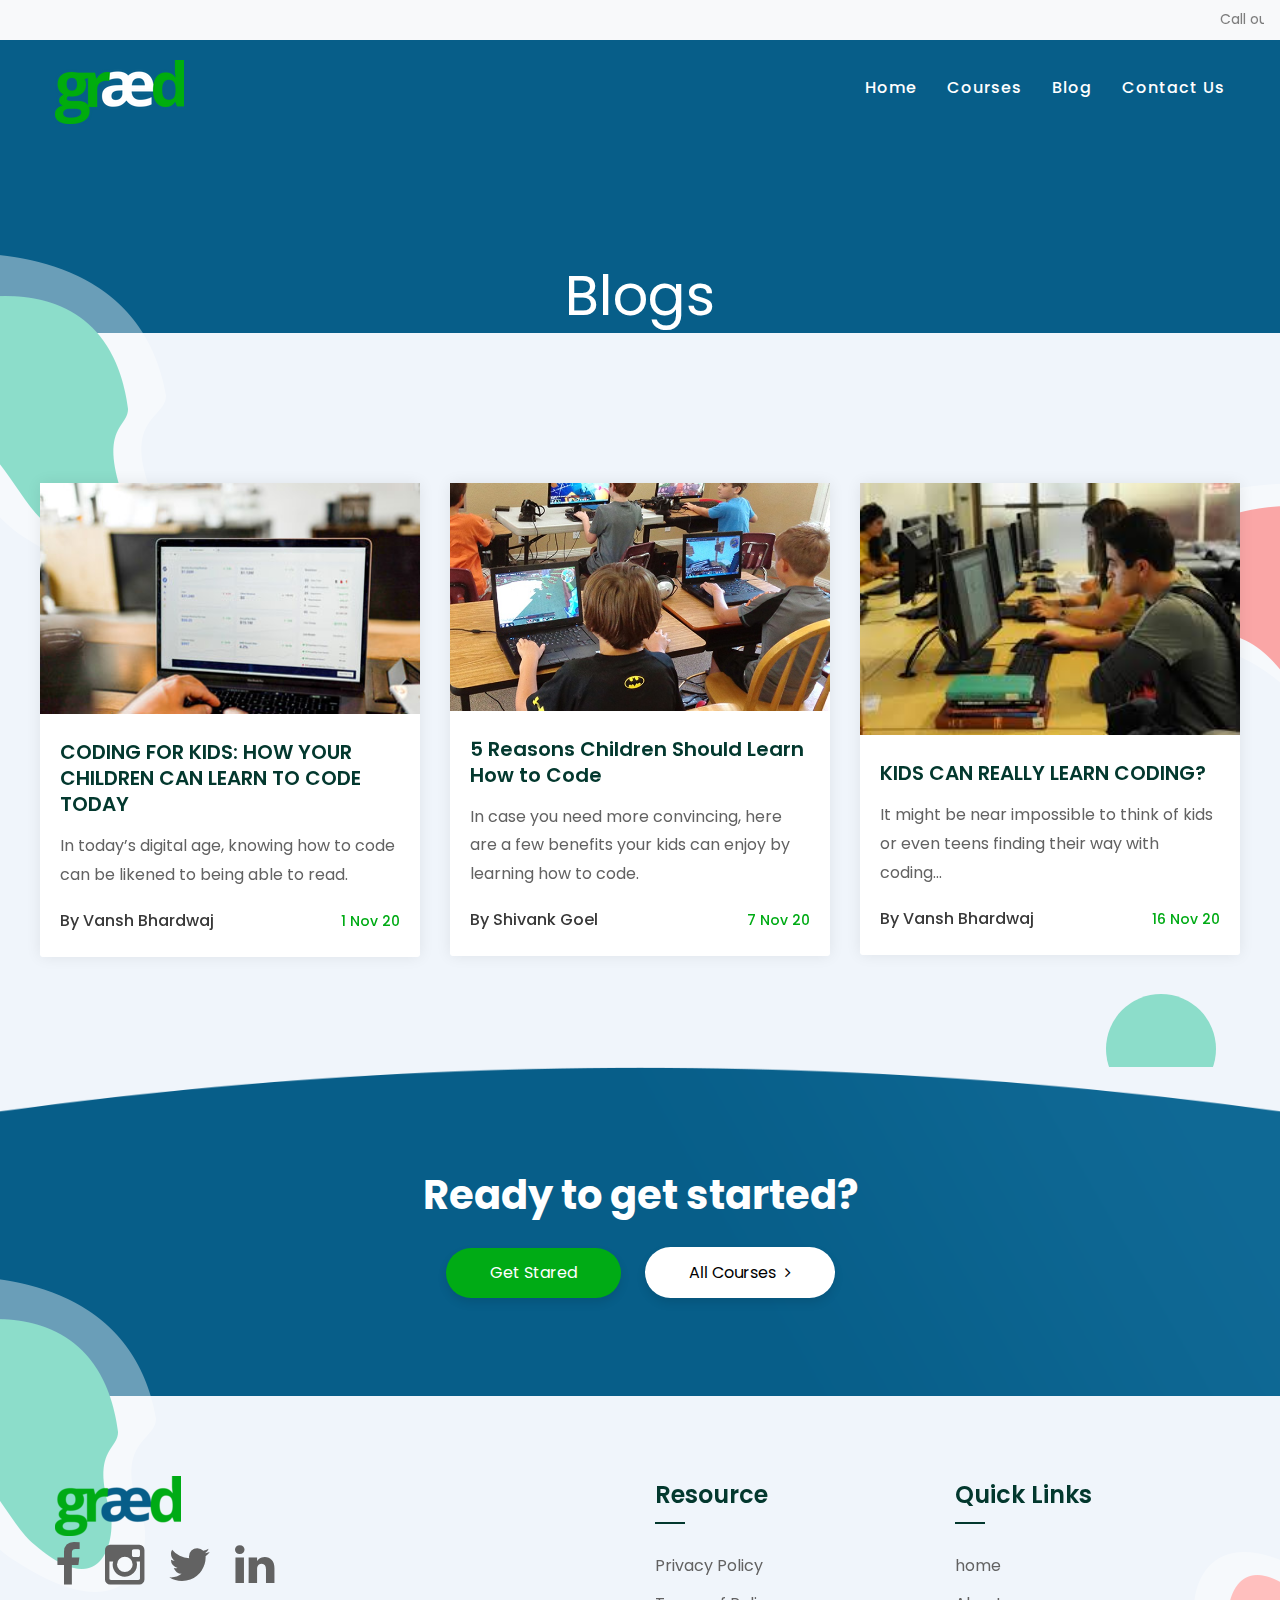
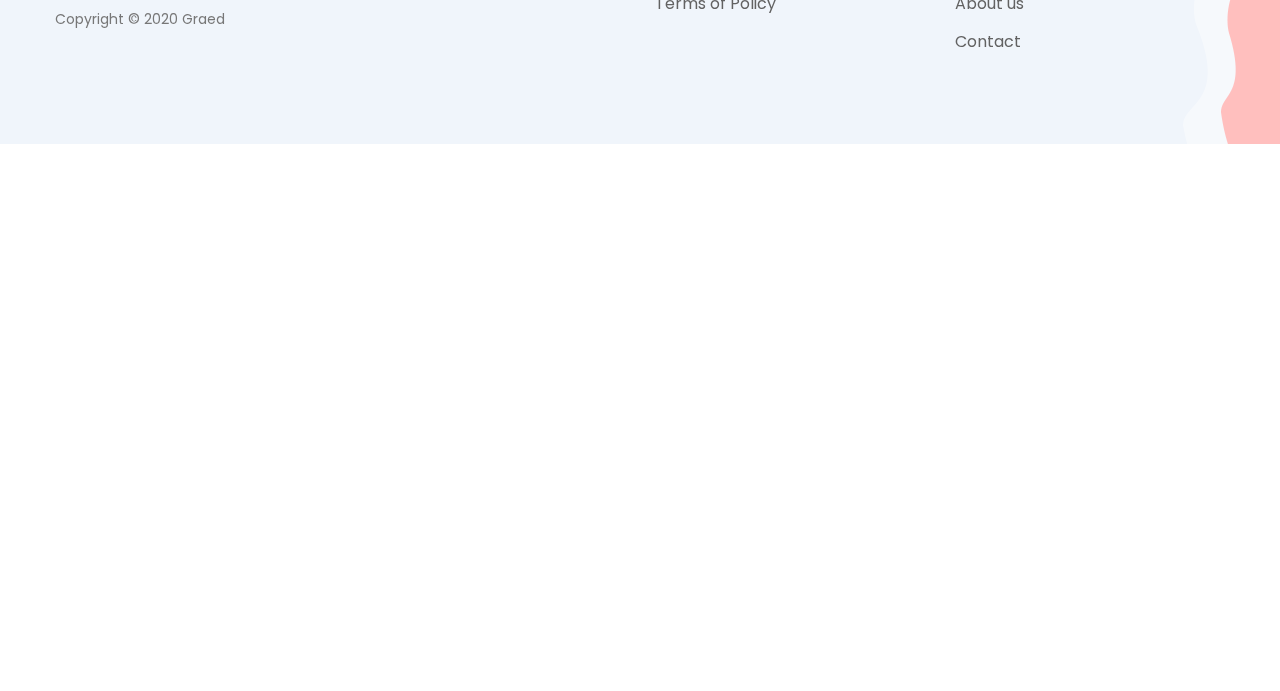
<file: blog.html>
﻿<!DOCTYPE html>
<html>

<head>
	<meta charset="utf-8">
	<title>Blog</title>
	<!-- Stylesheets -->
	<link href="css\bootstrap.css" rel="stylesheet">
	<link href="css\main.css" rel="stylesheet">
	<link href="css\responsive.css" rel="stylesheet">

	<link rel="shortcut icon" href="images\favicon.png" type="image/x-icon">
	<link rel="icon" href="images\favicon.png" type="image/x-icon">

	<link
		href="https://fonts.googleapis.com/css2?family=Poppins:wght@300;400;500;600;700;800;900&family=Titillium+Web:wght@300;400;600;700;900&display=swap"
		rel="stylesheet">

	<!-- Responsive -->
	<meta http-equiv="X-UA-Compatible" content="IE=edge">
	<meta name="viewport" content="width=device-width, initial-scale=1.0, maximum-scale=1.0, user-scalable=0">

	<!--[if lt IE 9]><script src="https://cdnjs.cloudflare.com/ajax/libs/html5shiv/3.7.3/html5shiv.js"></script><![endif]-->
	<!--[if lt IE 9]><script src="js/respond.js"></script><![endif]-->
</head>

<body>

	<div class="page-wrapper">

		<!-- Preloader -->
		<div class="preloader"></div>

		<nav class="navbar navbar-light bg-light">

			<marquee scrollamount=5>Call our experts today +91-9953762614 | email us at graedinfo@gmail.com | Call our
				experts today +91-9953762614 | email us at graedinfo@gmail.com</marquee>

		</nav>

		<!-- Main Header-->
		<header class="main-header header-style-one">

			<!-- Header Upper -->
			<div class="header-upper">
				<div class="auto-container">
					<div class="clearfix">

						<div class="pull-left logo-box">
							<div class="logo"><a href="index.html"><img src="images\graed-lo.png	" alt=""
										title="Bootcamp"></a></div>
						</div>

						<div class="nav-outer clearfix">
							<!--Mobile Navigation Toggler-->
							<div class="mobile-nav-toggler"><span class="icon flaticon-menu"></span></div>
							<!-- Main Menu -->
							<nav class="main-menu show navbar-expand-md">
								<div class="navbar-header">
									<button class="navbar-toggler" type="button" data-toggle="collapse"
										data-target="#navbarSupportedContent" aria-controls="navbarSupportedContent"
										aria-expanded="false" aria-label="Toggle navigation">
										<span class="icon-bar"></span>
										<span class="icon-bar"></span>
										<span class="icon-bar"></span>
									</button>
								</div>

								<div class="navbar-collapse collapse clearfix" id="navbarSupportedContent">
									<ul class="navigation clearfix">
										<li><a href="index.html">Home</a>
											<!-- <ul>
												<li><a href="index.html">Home Page</a></li>
											</ul> -->
										</li>
										<!-- <li class="dropdown"><a href="#">Pages</a>
										<ul>
											<li><a href="price.html">Pricing</a></li>
											<li><a href="login.html">Login</a></li>
											<li><a href="register.html">Register</a></li>
											<li><a href="privacy.html">Privacy Policy</a></li>
											<li><a href="comming-soon.html">Coming Soon</a></li>
										</ul>
									</li> -->
										<li><a href="course.html">Courses</a>
											<!-- <ul> -->
											<!-- <li><a href="course.html">Courses As Grid</a></li> -->
											<!-- <li><a href="course-list.html">Courses As List</a></li>
											<li><a href="course-path.html">Course Topics</a></li>
											<li><a href="course-lesson.html">Course Lesson</a></li>-->
											<!-- <li><a href="course-detail.html">Course Details</a></li> -->
											<!-- </ul> -->
										</li>
										<!-- <li class="dropdown"><a href="#">Books</a>
                                        <ul>
                                            <li><a href="books.html">Books</a></li>
                                            <li><a href="books-detail.html">Book Detail</a></li>
                                        </ul>
									</li> -->
										<!-- <li> <a href="course-detail.html">Demo</a></li> -->
										<li> <a href="blog.html">Blog</a></li>

										<!-- <li class="dropdown"><a href="#">Blog</a>
											<ul>
												<li><a href="blog.html">Blog</a></li>
												<li><a href="blog-detail.html">Blog Detail</a></li> -->
										<!-- <li><a href="student-profile.html">Student Profile</a></li>
											<li><a href="edit-profile.html">Edit Profile</a></li> -->
										<!-- </ul>
										</li> -->

										<li><a href="contact.html">Contact Us</a></li>
									</ul>
								</div>

							</nav>

						</div>

					</div>
				</div>
			</div>
			<!-- End Header Upper -->

			<!-- Mobile Menu  -->
			<div class="mobile-menu">
				<div class="menu-backdrop"></div>
				<div class="close-btn"><span class="icon flaticon-multiply"></span></div>

				<nav class="menu-box">
					<div class="nav-logo"><a href="index.html"><img src="images\logo-5.png" alt="" title=""></a></div>
					<div class="menu-outer">
						<!--Here Menu Will Come Automatically Via Javascript / Same Menu as in Header-->
					</div>
				</nav>
			</div>
			<!-- End Mobile Menu -->

		</header>
		<!-- End Main Header -->

		<!-- Page Title -->
		<section class="page-title">
			<div class="auto-container">
				<h1>Blogs</h1>

				<!-- Search Boxed -->
				<!-- <div class="search-boxed">
				<div class="search-box">
					<form method="post" action="contact.html">
						<div class="form-group">
							<input type="search" name="search-field" value="" placeholder="What do you want to learn?" required="">
							<button type="submit"><span class="icon fa fa-search"></span></button>
						</div>
					</form>
				</div>
			</div> -->

			</div>
		</section>
		<!--End Page Title-->

		<!--Sidebar Page Container-->
		<div class="sidebar-page-container">
			<div class="patern-layer-one paroller" data-paroller-factor="0.40" data-paroller-factor-lg="0.20"
				data-paroller-type="foreground" data-paroller-direction="vertical"
				style="background-image: url(images/icons/icon-1.png)"></div>
			<div class="patern-layer-two paroller" data-paroller-factor="0.40" data-paroller-factor-lg="-0.20"
				data-paroller-type="foreground" data-paroller-direction="vertical"
				style="background-image: url(images/icons/icon-2.png)"></div>
			<div class="circle-one"></div>
			<div class="circle-two"></div>
			<div class="auto-container">
				<div class="row clearfix">



					<div class="row clearfix">

						<!-- Cource Block Two -->
						<div class="cource-block-two col-lg-4 col-md-6 col-sm-12">
							<div class="inner-box">
								<div class="image">
									<a href="blog-detail.html"><img src="images\resource\institute-1.jpg" alt=""></a>
								</div>
								<div class="lower-content">
									<h5><a href="blog-detail-1.html">CODING FOR KIDS: HOW YOUR CHILDREN CAN LEARN TO
											CODE
											TODAY</a></h5>
									<div class="text">In today’s digital age, knowing how to code can be likened to
										being able to read.</div>
									<div class="clearfix">
										<div class="pull-left">
											<div class="students">By Vansh Bhardwaj</div>
										</div>
										<div class="pull-right">
											<div class="hours">1 Nov 20</div>
										</div>
									</div>
								</div>
							</div>
						</div>

						<!-- Cource Block Two -->
						<div class="cource-block-two col-lg-4 col-md-6 col-sm-12">
							<div class="inner-box">
								<div class="image">
									<a href="blog-detail-1.html"><img src="images\resource\five.jpg" alt=""></a>
								</div>
								<div class="lower-content">
									<h5><a href="blog-detail.html">5 Reasons Children Should Learn How to Code
										</a></h5>
									<div class="text">In case you need more convincing, here are a few benefits your
										kids can enjoy by learning how to code.

									</div>
									<div class="clearfix">
										<div class="pull-left">
											<div class="students">By Shivank Goel</div>
										</div>
										<div class="pull-right">
											<div class="hours">7 Nov 20</div>
										</div>
									</div>
								</div>
							</div>
						</div>

						<!-- Cource Block Two -->
						<div class="cource-block-two col-lg-4 col-md-6 col-sm-12">
							<div class="inner-box">
								<div class="image">
									<a href="blog-detail-1.html"><img src="images\resource\kids.jpeg" alt=""></a>
								</div>
								<div class="lower-content">
									<h5><a href="blog-detail.html">KIDS CAN REALLY LEARN CODING?
										</a></h5>
									<div class="text">It might be near impossible to think of kids or even teens finding
										their way with coding…</div>
									<div class="clearfix">
										<div class="pull-left">
											<div class="students">By Vansh Bhardwaj</div>
										</div>
										<div class="pull-right">
											<div class="hours">16 Nov 20</div>
										</div>
									</div>
								</div>
							</div>
						</div>

						<!-- Cource Block Two -->
						<!-- <div class="cource-block-two col-lg-4 col-md-6 col-sm-12">
							<div class="inner-box">
								<div class="image">
									<a href="blog-detail.html"><img src="images\resource\course-9.jpg" alt=""></a>
								</div>
								<div class="lower-content">
									<h5><a href="blog-detail.html">10 amazing web of demos Developers</a></h5>
									<div class="text">And meat blessed void a fruit gathered waters.</div>
									<div class="clearfix">
										<div class="pull-left">
											<div class="students">By David Smith</div>
										</div>
										<div class="pull-right">
											<div class="hours">11 Jan 20</div>
										</div>
									</div>
								</div>
							</div>
						</div> -->

						<!-- Cource Block Two -->
						<!-- <div class="cource-block-two col-lg-4 col-md-6 col-sm-12">
							<div class="inner-box">
								<div class="image">
									<a href="blog-detail.html"><img src="images\resource\course-10.jpg" alt=""></a>
								</div>
								<div class="lower-content">
									<h5><a href="blog-detail.html">10 amazing web of demos Developers</a></h5>
									<div class="text">And meat blessed void a fruit gathered waters.</div>
									<div class="clearfix">
										<div class="pull-left">
											<div class="students">By David Smith</div>
										</div>
										<div class="pull-right">
											<div class="hours">11 Jan 20</div>
										</div>
									</div>
								</div>
							</div>
						</div> -->

						<!-- Cource Block Two -->
						<!-- <div class="cource-block-two col-lg-4 col-md-6 col-sm-12">
							<div class="inner-box">
								<div class="image">
									<a href="blog-detail.html"><img src="images\resource\course-11.jpg" alt=""></a>
								</div>
								<div class="lower-content">
									<h5><a href="blog-detail.html">10 amazing web of demos Developers</a></h5>
									<div class="text">And meat blessed void a fruit gathered waters.</div>
									<div class="clearfix">
										<div class="pull-left">
											<div class="students">By David Smith</div>
										</div>
										<div class="pull-right">
											<div class="hours">11 Jan 20</div>
										</div>
									</div>
								</div>
							</div>
						</div> -->

						<!-- Cource Block Two -->
						<!-- <div class="cource-block-two col-lg-4 col-md-6 col-sm-12">
							<div class="inner-box">
								<div class="image">
									<a href="blog-detail.html"><img src="images\resource\course-12.jpg" alt=""></a>
								</div>
								<div class="lower-content">
									<h5><a href="blog-detail.html">10 amazing web of demos Developers</a></h5>
									<div class="text">And meat blessed void a fruit gathered waters.</div>
									<div class="clearfix">
										<div class="pull-left">
											<div class="students">By David Smith</div>
										</div>
										<div class="pull-right">
											<div class="hours">11 Jan 20</div>
										</div>
									</div>
								</div>
							</div>
						</div> -->

						<!-- Cource Block Two -->
						<!-- <div class="cource-block-two col-lg-4 col-md-6 col-sm-12">
							<div class="inner-box">
								<div class="image">
									<a href="blog-detail.html"><img src="images\resource\course-13.jpg" alt=""></a>
								</div>
								<div class="lower-content">
									<h5><a href="blog-detail.html">10 amazing web of demos Developers</a></h5>
									<div class="text">And meat blessed void a fruit gathered waters.</div>
									<div class="clearfix">
										<div class="pull-left">
											<div class="students">By David Smith</div>
										</div>
										<div class="pull-right">
											<div class="hours">11 Jan 20</div>
										</div>
									</div>
								</div>
							</div>
						</div> -->

						<!-- Cource Block Two -->
						<!-- <div class="cource-block-two col-lg-4 col-md-6 col-sm-12">
							<div class="inner-box">
								<div class="image">
									<a href="blog-detail.html"><img src="images\resource\course-28.jpg" alt=""></a>
								</div>
								<div class="lower-content">
									<h5><a href="blog-detail.html">10 amazing web of demos Developers</a></h5>
									<div class="text">And meat blessed void a fruit gathered waters.</div>
									<div class="clearfix">
										<div class="pull-left">
											<div class="students">By David Smith</div>
										</div>
										<div class="pull-right">
											<div class="hours">11 Jan 20</div>
										</div>
									</div>
								</div>
							</div>
						</div> -->

					</div>

					<!-- Post Share Options -->
					<!-- <div class="styled-pagination">
						<ul class="clearfix">
							<li class="prev"><a href="#"><span class="fa fa-angle-left"></span> </a></li>
							<li><a href="#">1</a></li>
							<li><a href="#">2</a></li>
							<li class="active"><a href="#">3</a></li>
							<li><a href="#">4</a></li>
							<li><a href="#">5</a></li>
							<li><a href="#">6</a></li>
							<li><a href="#">7</a></li>
							<li><a href="#">8</a></li>
							<li class="next"><a href="#"><span class="fa fa-angle-right"></span> </a></li>
						</ul>
					</div> -->

				</div>

			</div>





			</aside>
		</div>
	</div>

	</div>

	</div>
	</div>

	<!-- Popular Courses -->




	<!-- End Popular Courses -->

	<!-- Call To Action Section Two -->
	<section class="call-to-action-section-two" style="background-image: url(images/background/3.png)">
		<div class="auto-container">
			<div class="content">
				<h2>Ready to get started?</h2>
				<br>
				<div class="buttons-box">
					<!-- <a href="course.html" class="theme-btn btn-style-one"><span class="txt">Get Stared <i
								class="fa fa-angle-right"></i></span></a> -->
					<a href="course.html" class="theme-btn btn-style-one" data-toggle="modal"
						data-target="#modalLoginForm">Get
						Stared</a>
					<a href="course.html" class="theme-btn btn-style-two"><span class="txt">All Courses <i
								class="fa fa-angle-right"></i></span></a>
				</div>
			</div>
		</div>
	</section>
	<!-- End Call To Action Section Two -->

	<!--Main Footer-->
	<footer class="main-footer">
		<!-- Pattern Layer -->
		<div class="pattern-layer paroller" data-paroller-factor="0.60" data-paroller-factor-lg="0.20"
			data-paroller-type="foreground" data-paroller-direction="vertical"
			style="background-image:url(images/icons/icon-1.png)"></div>
		<div class="pattern-layer-two data-paroller-factor=" 0.60"="" data-paroller-factor-lg="0.20"
			data-paroller-type="foreground" data-paroller-direction="vertical"
			style="background-image:url(images/icons/icon-3.png)"></div>
		<div class="auto-container">

			<!-- Widgets Section -->
			<div class="widgets-section">
				<div class="row clearfix">

					<!-- Big Column -->
					<div class="big-column col-lg-6 col-md-12 col-sm-12">
						<div class="row clearfix">

							<!--Footer Column-->
							<div class="footer-column col-lg-7 col-md-6 col-sm-12">
								<div class="footer-widget logo-widget">
									<div class="logo">
										<a href="index.html"><img src="images\graed.png" alt=""></a>
									</div>

									<div class="social-box">
										<a href="#" class="fa fa-facebook" style="font-size:46px"></a>
										<a href="#" class="fa fa-instagram" style="font-size:46px"></a>
										<a href="#" class="fa fa-twitter" style="font-size:46px"></a>
										<a href="#" class="fa fa-linkedin" style="font-size:46px"></a>

									</div>
									<div class="copyright">Copyright &copy; 2020 Graed</div>
								</div>
							</div>

							<!--Footer Column-->
							<!-- <div class="footer-column col-lg-5 col-md-6 col-sm-12">
							<div class="footer-widget links-widget">
								<h4>About Us</h4>
								<ul class="links-widget">
									<li><a href="#">Afficiates</a></li>
									<li><a href="#">Partners</a></li>
									<li><a href="#">Reviews</a></li>
									<li><a href="#">Blogs</a></li>
									<li><a href="#">Newsletter</a></li>
								</ul>
							</div>
						</div> -->

						</div>
					</div>

					<!-- Big Column -->
					<div class="big-column col-lg-6 col-md-12 col-sm-12">
						<div class="row clearfix">

							<!--Footer Column-->
							<div class="footer-column col-lg-6 col-md-6 col-sm-12">
								<div class="footer-widget links-widget">
									<h4>Resource</h4>
									<ul class="links-widget">
										<li><a href="privacy.html">Privacy Policy</a></li>
										<!-- <li><a href="#">Support Area</a></li>
										<li><a href="#">Documentations</a></li>
										<li><a href="#">How it works</a></li> -->
										<li><a href="refund.html">Terms of Policy</a></li>
									</ul>
								</div>
							</div>

							<!--Footer Column-->
							<div class="footer-column col-lg-6 col-md-6 col-sm-12">
								<div class="footer-widget links-widget">
									<h4>Quick Links</h4>
									<ul class="links-widget">
										<li><a href="index.html">home</a></li>
										<li><a href="index.html">About us</a></li>
										<li><a href="contact.html">Contact</a></li>
									</ul>
								</div>
							</div>

						</div>
					</div>

				</div>
			</div>

		</div>
	</footer>

	</div>
	<!--End pagewrapper-->

	<!--Scroll to top-->
	<div class="scroll-to-top scroll-to-target" data-target="html"><span class="fa fa-arrow-circle-up"></span></div>

	<script src="js\jquery.js"></script>
	<script src="js\popper.min.js"></script>
	<script src="js\jquery.scrollTo.js"></script>
	<script src="js\bootstrap.min.js"></script>
	<script src="js\jquery.mCustomScrollbar.concat.min.js"></script>
	<script src="js\jquery.fancybox.js"></script>
	<script src="js\appear.js"></script>
	<script src="js\swiper.min.js"></script>
	<script src="js\element-in-view.js"></script>
	<script src="js\jquery.paroller.min.js"></script>
	<script src="js\parallax.min.js"></script>
	<script src="js\tilt.jquery.min.js"></script>
	<!--Master Slider-->
	<script src="js\jquery.easing.min.js"></script>
	<script src="js\owl.js"></script>
	<script src="js\wow.js"></script>
	<script src="js\jquery-ui.js"></script>
	<script src="js\script.js"></script>

</body>

</html>
</file>
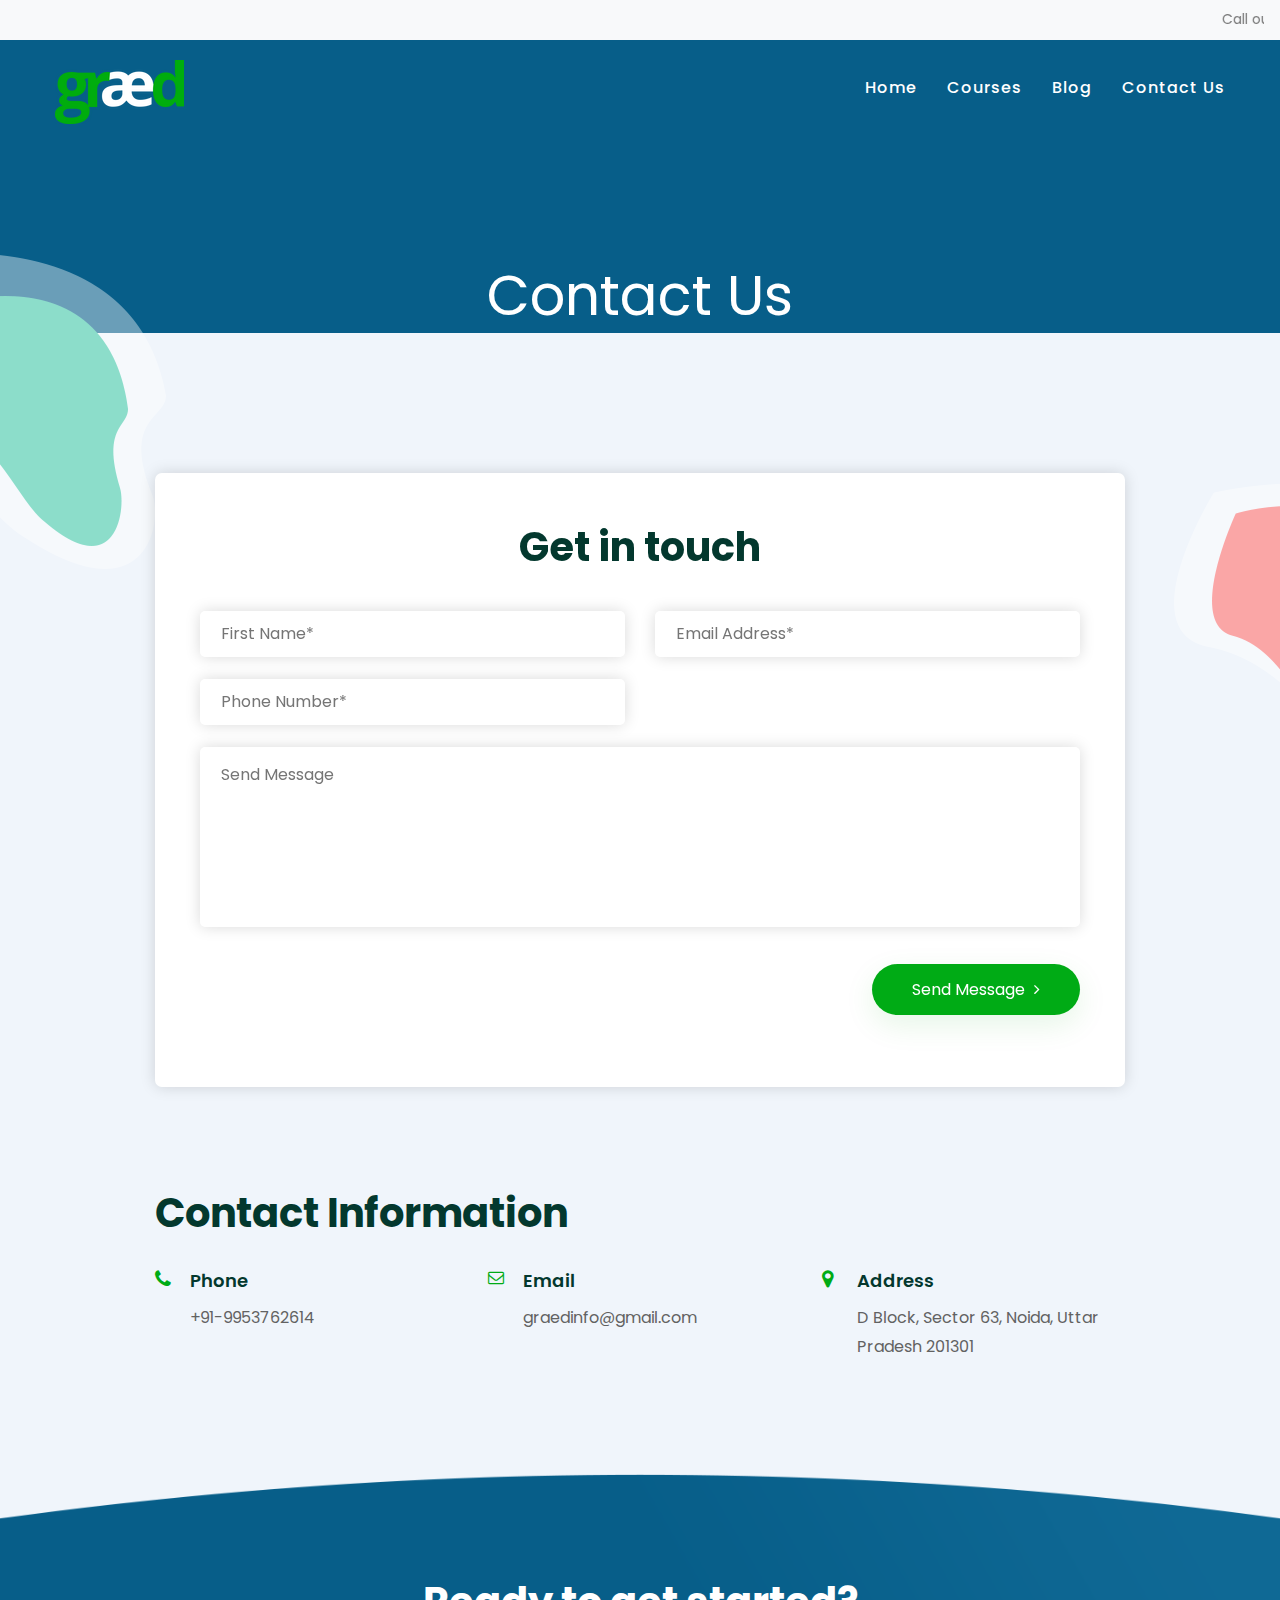
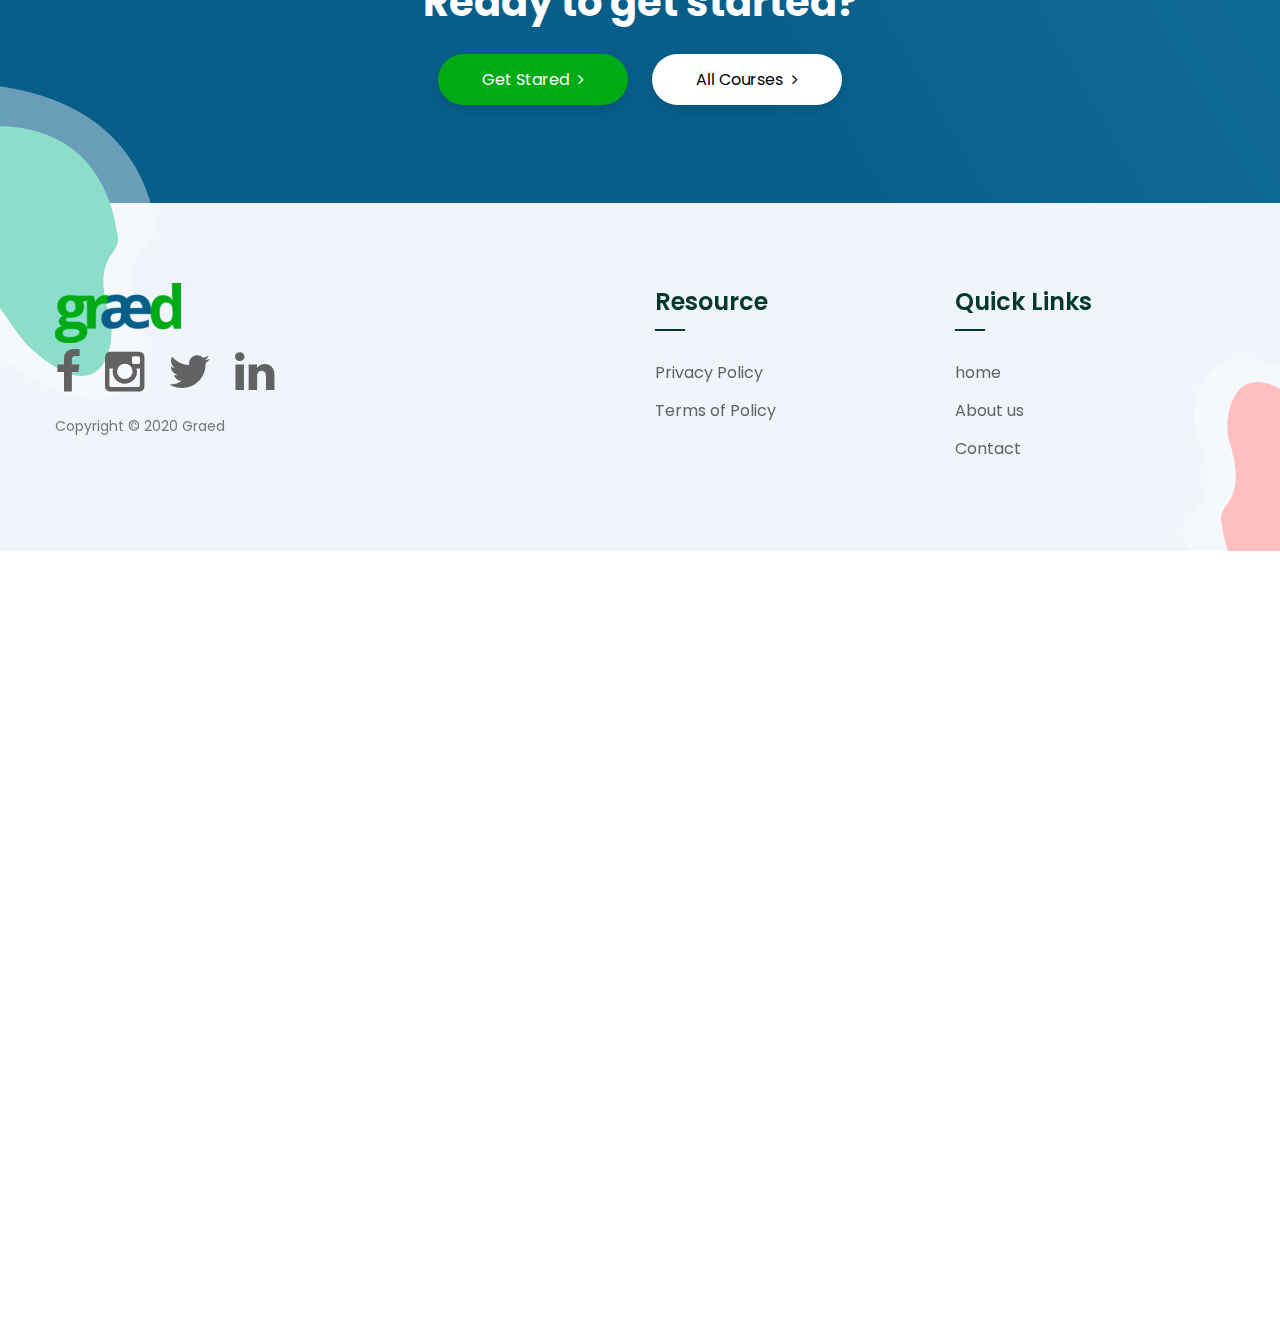
<file: contact.html>
﻿<!DOCTYPE html>
<html>

<head>
	<meta charset="utf-8">
	<title>Contact</title>
	<!-- Stylesheets -->
	<link href="css\bootstrap.css" rel="stylesheet">
	<link href="css\main.css" rel="stylesheet">
	<link href="css\responsive.css" rel="stylesheet">

	<link rel="shortcut icon" href="images\favicon.png" type="image/x-icon">
	<link rel="icon" href="images\favicon.png" type="image/x-icon">

	<link
		href="https://fonts.googleapis.com/css2?family=Poppins:wght@300;400;500;600;700;800;900&family=Titillium+Web:wght@300;400;600;700;900&display=swap"
		rel="stylesheet">

	<!-- Responsive -->
	<meta http-equiv="X-UA-Compatible" content="IE=edge">
	<meta name="viewport" content="width=device-width, initial-scale=1.0, maximum-scale=1.0, user-scalable=0">

	<!--[if lt IE 9]><script src="https://cdnjs.cloudflare.com/ajax/libs/html5shiv/3.7.3/html5shiv.js"></script><![endif]-->
	<!--[if lt IE 9]><script src="js/respond.js"></script><![endif]-->
</head>

<body>

	<div class="page-wrapper">

		<!-- Preloader -->
		<div class="preloader"></div>

		<nav class="navbar navbar-light bg-light">

			<marquee scrollamount=5>Call our experts today +91-9953762614 | email us at graedinfo@gmail.com | Call our
				experts today +91-9953762614 | email us at graedinfo@gmail.com</marquee>

		</nav>

		<!-- Main Header-->
		<header class="main-header header-style-one">

			<!-- Header Upper -->
			<div class="header-upper">
				<div class="auto-container">
					<div class="clearfix">

						<div class="pull-left logo-box">
							<div class="logo"><a href="index.html"><img src="images\graed-lo.png	" alt=""
										title="Bootcamp"></a></div>
						</div>

						<div class="nav-outer clearfix">
							<!--Mobile Navigation Toggler-->
							<div class="mobile-nav-toggler"><span class="icon flaticon-menu"></span></div>
							<!-- Main Menu -->
							<nav class="main-menu show navbar-expand-md">
								<div class="navbar-header">
									<button class="navbar-toggler" type="button" data-toggle="collapse"
										data-target="#navbarSupportedContent" aria-controls="navbarSupportedContent"
										aria-expanded="false" aria-label="Toggle navigation">
										<span class="icon-bar"></span>
										<span class="icon-bar"></span>
										<span class="icon-bar"></span>
									</button>
								</div>

								<div class="navbar-collapse collapse clearfix" id="navbarSupportedContent">
									<ul class="navigation clearfix">
										<li><a href="index.html">Home</a>
											<!-- <ul>
														<li><a href="index.html">Home Page</a></li>
													</ul> -->
										</li>
										<!-- <li class="dropdown"><a href="#">Pages</a>
												<ul>
													<li><a href="price.html">Pricing</a></li>
													<li><a href="login.html">Login</a></li>
													<li><a href="register.html">Register</a></li>
													<li><a href="privacy.html">Privacy Policy</a></li>
													<li><a href="comming-soon.html">Coming Soon</a></li>
												</ul>
											</li> -->
										<li><a href="course.html">Courses</a>
											<!-- <ul> -->
											<!-- <li><a href="course.html">Courses As Grid</a></li> -->
											<!-- <li><a href="course-list.html">Courses As List</a></li>
													<li><a href="course-path.html">Course Topics</a></li>
													<li><a href="course-lesson.html">Course Lesson</a></li>-->
											<!-- <li><a href="course-detail.html">Course Details</a></li> -->
											<!-- </ul> -->
										</li>
										<!-- <li class="dropdown"><a href="#">Books</a>
												<ul>
													<li><a href="books.html">Books</a></li>
													<li><a href="books-detail.html">Book Detail</a></li>
												</ul>
											</li> -->
										<!-- <li> <a href="course-python.html">Demo</a></li> -->
										<li> <a href="blog.html">Blog</a></li>
										<!-- <li class="dropdown"><a href="#">Blog</a>
													<ul>
														<li><a href="blog.html">Blog</a></li>
														<li><a href="blog-detail.html">Blog Detail</a></li>
														
													</ul>
												</li> -->

										<li><a href="contact.html">Contact Us</a></li>
									</ul>
								</div>

							</nav>

						</div>

					</div>
				</div>
			</div>
			<!-- End Header Upper -->

			<!-- Mobile Menu  -->
			<div class="mobile-menu">
				<div class="menu-backdrop"></div>
				<div class="close-btn"><span class="icon flaticon-multiply"></span></div>

				<nav class="menu-box">
					<div class="nav-logo"><a href="index.html"><img src="images\logo-5.png" alt="" title=""></a></div>
					<div class="menu-outer">
						<!--Here Menu Will Come Automatically Via Javascript / Same Menu as in Header-->
					</div>
				</nav>
			</div>
			<!-- End Mobile Menu -->

		</header>
		<!-- End Main Header -->

		<!-- Page Title -->
		<section class="page-title">
			<div class="auto-container">
				<h1>Contact Us</h1>

				<!-- Search Boxed -->
				<!--<div class="search-boxed">
				<div class="search-box">
					<form method="post" action="contact.html">
						<div class="form-group">
							<input type="search" name="search-field" value="" placeholder="What do you want to learn?" required="">
							<button type="submit"><span class="icon fa fa-search"></span></button>
						</div>
					</form>
				</div>
			</div>-->

			</div>
		</section>
		<!--End Page Title-->

		<!-- Contact Page Section -->
		<section class="contact-page-section">
			<div class="patern-layer-one paroller" data-paroller-factor="0.40" data-paroller-factor-lg="0.20"
				data-paroller-type="foreground" data-paroller-direction="vertical"
				style="background-image: url(images/icons/icon-1.png)"></div>
			<div class="patern-layer-two paroller" data-paroller-factor="0.40" data-paroller-factor-lg="-0.20"
				data-paroller-type="foreground" data-paroller-direction="vertical"
				style="background-image: url(images/icons/icon-2.png)"></div>
			<div class="auto-container">
				<div class="inner-container">
					<!-- Sec Title -->
					<div class="sec-title centered">
						<h2>Get in touch</h2>
					</div>

					<!-- Contact Form -->
					<div class="contact-form">

						<!-- Profile Form -->
						<form action="https://send.pageclip.co/wNmsgjIu9RbPKycnSH79Xt1O7vGF4pNd/contactusfrom"
							class="pageclip-form" method="post">
							<div class="row clearfix">

								<div class="col-lg-6 col-md-6 col-sm-12 form-group">
									<input type="text" name="Name" placeholder="First Name*" required="">
								</div>



								<div class="col-lg-6 col-md-6 col-sm-12 form-group">
									<input type="email" name="Email" placeholder="Email Address*" required="">
								</div>

								<div class="col-lg-6 col-md-6 col-sm-12 form-group">
									<input type="text" name="Phone" placeholder="Phone Number*" required="">
								</div>

								<div class="col-lg-12 col-md-12 col-sm-12 form-group">
									<textarea class="" name="Message" placeholder="Send Message"></textarea>
								</div>

								<div class="col-lg-12 col-md-12 col-sm-12 form-group text-right">
									<button class="theme-btn btn-style-three pageclip-form__submit" type="submit"
										name="submit-form"><span class="txt">Send Message <i
												class="fa fa-angle-right"></i></span></button>
								</div>

							</div>
						</form>

					</div>

				</div>

				<!-- Contact Info Section -->
				<div class="contact-info-section">
					<div class="title-box">
						<h2>Contact Information</h2>
					</div>

					<div class="row clearfix">

						<!-- Info Column -->
						<div class="info-column col-lg-4 col-md-6 col-sm-12">
							<div class="info-inner">
								<div class="icon fa fa-phone"></div>
								<strong>Phone</strong>
								<ul>
									<li><a href="tel:+1-123-456-7890">+91-9953762614</a></li>

								</ul>
							</div>
						</div>

						<!-- Info Column -->
						<div class="info-column col-lg-4 col-md-6 col-sm-12">
							<div class="info-inner">
								<div class="icon fa fa-envelope-o"></div>
								<strong>Email</strong>
								<ul>
									<!-- <li><a>info@graed.in</a></li> -->
									<li><a>graedinfo@gmail.com</a></li>
									<!-- <li><a href="mailto:infobootcamp@gmail.com">infobootcamp@gmail.com</a></li> -->
								</ul>
							</div>
						</div>

						<!-- Info Column -->
						<div class="info-column col-lg-4 col-md-6 col-sm-12">
							<div class="info-inner">
								<div class="icon fa fa-map-marker"></div>
								<strong>Address</strong>
								<ul>
									<li>D Block, Sector 63, Noida, Uttar Pradesh 201301</li>
								</ul>
							</div>
						</div>

					</div>

				</div>

			</div>
		</section>
		<!-- End Contact Page Section -->



		<!-- Call To Action Section Two -->

		<section class="call-to-action-section-two" style="background-image: url(images/background/3.png)">
			<div class="auto-container">
				<div class="content">
					<h2>Ready to get started?</h2>
					<br>
					<div class="buttons-box">
						<a href="course.html" class="theme-btn btn-style-one"><span class="txt">Get Stared <i
									class="fa fa-angle-right"></i></span></a>
						<a href="course.html" class="theme-btn btn-style-two"><span class="txt">All Courses <i
									class="fa fa-angle-right"></i></span></a>
					</div>
				</div>
			</div>
		</section>

		<!-- End Call To Action Section Two -->

		<footer class="main-footer">
			<!-- Pattern Layer -->
			<div class="pattern-layer paroller" data-paroller-factor="0.60" data-paroller-factor-lg="0.20"
				data-paroller-type="foreground" data-paroller-direction="vertical"
				style="background-image:url(images/icons/icon-1.png)"></div>
			<div class="pattern-layer-two data-paroller-factor=" 0.60"="" data-paroller-factor-lg="0.20"
				data-paroller-type="foreground" data-paroller-direction="vertical"
				style="background-image:url(images/icons/icon-3.png)"></div>
			<div class="auto-container">

				<!-- Widgets Section -->
				<div class="widgets-section">
					<div class="row clearfix">

						<!-- Big Column -->
						<div class="big-column col-lg-6 col-md-12 col-sm-12">
							<div class="row clearfix">

								<!--Footer Column-->
								<div class="footer-column col-lg-7 col-md-6 col-sm-12">
									<div class="footer-widget logo-widget">
										<div class="logo">
											<a href="index.html"><img src="images\graed.png" alt=""></a>
										</div>

										<div class="social-box">
											<a href="#" class="fa fa-facebook" style="font-size:46px"></a>
											<a href="#" class="fa fa-instagram" style="font-size:46px"></a>
											<a href="#" class="fa fa-twitter" style="font-size:46px"></a>
											<a href="#" class="fa fa-linkedin" style="font-size:46px"></a>

										</div>
										<div class="copyright">Copyright &copy; 2020 Graed</div>
									</div>
								</div>

								<!--Footer Column-->
								<!-- <div class="footer-column col-lg-5 col-md-6 col-sm-12">
							<div class="footer-widget links-widget">
								<h4>About Us</h4>
								<ul class="links-widget">
									<li><a href="#">Afficiates</a></li>
									<li><a href="#">Partners</a></li>
									<li><a href="#">Reviews</a></li>
									<li><a href="#">Blogs</a></li>
									<li><a href="#">Newsletter</a></li>
								</ul>
							</div>
						</div> -->

							</div>
						</div>

						<!-- Big Column -->
						<div class="big-column col-lg-6 col-md-12 col-sm-12">
							<div class="row clearfix">

								<!--Footer Column-->
								<div class="footer-column col-lg-6 col-md-6 col-sm-12">
									<div class="footer-widget links-widget">
										<h4>Resource</h4>
										<ul class="links-widget">
											<li><a href="#">Privacy Policy</a></li>
											<!-- <li><a href="#">Support Area</a></li>
										<li><a href="#">Documentations</a></li>
										<li><a href="#">How it works</a></li> -->
											<li><a href="#">Terms of Policy</a></li>
										</ul>
									</div>
								</div>

								<!--Footer Column-->
								<div class="footer-column col-lg-6 col-md-6 col-sm-12">
									<div class="footer-widget links-widget">
										<h4>Quick Links</h4>
										<ul class="links-widget">
											<li><a href="#">home</a></li>
											<li><a href="#">About us</a></li>
											<li><a href="#">Contact</a></li>
										</ul>
									</div>
								</div>

							</div>
						</div>

					</div>
				</div>

			</div>
		</footer>


	</div>
	<!--End pagewrapper-->

	<!--Scroll to top-->
	<div class="scroll-to-top scroll-to-target" data-target="html"><span class="fa fa-arrow-circle-up"></span></div>

	<script src="js\jquery.js"></script>
	<script src="js\popper.min.js"></script>
	<script src="js\jquery.scrollTo.js"></script>
	<script src="js\bootstrap.min.js"></script>
	<script src="js\jquery.mCustomScrollbar.concat.min.js"></script>
	<script src="js\jquery.fancybox.js"></script>
	<script src="js\appear.js"></script>
	<script src="js\swiper.min.js"></script>
	<script src="js\element-in-view.js"></script>
	<script src="js\jquery.paroller.min.js"></script>
	<script src="js\validate.js"></script>
	<script src="js\parallax.min.js"></script>
	<script src="js\tilt.jquery.min.js"></script>
	<!--Master Slider-->
	<script src="js\jquery.easing.min.js"></script>
	<script src="js\owl.js"></script>
	<script src="js\wow.js"></script>
	<script src="js\jquery-ui.js"></script>
	<script src="js\script.js"></script>

</body>

</html>
</file>
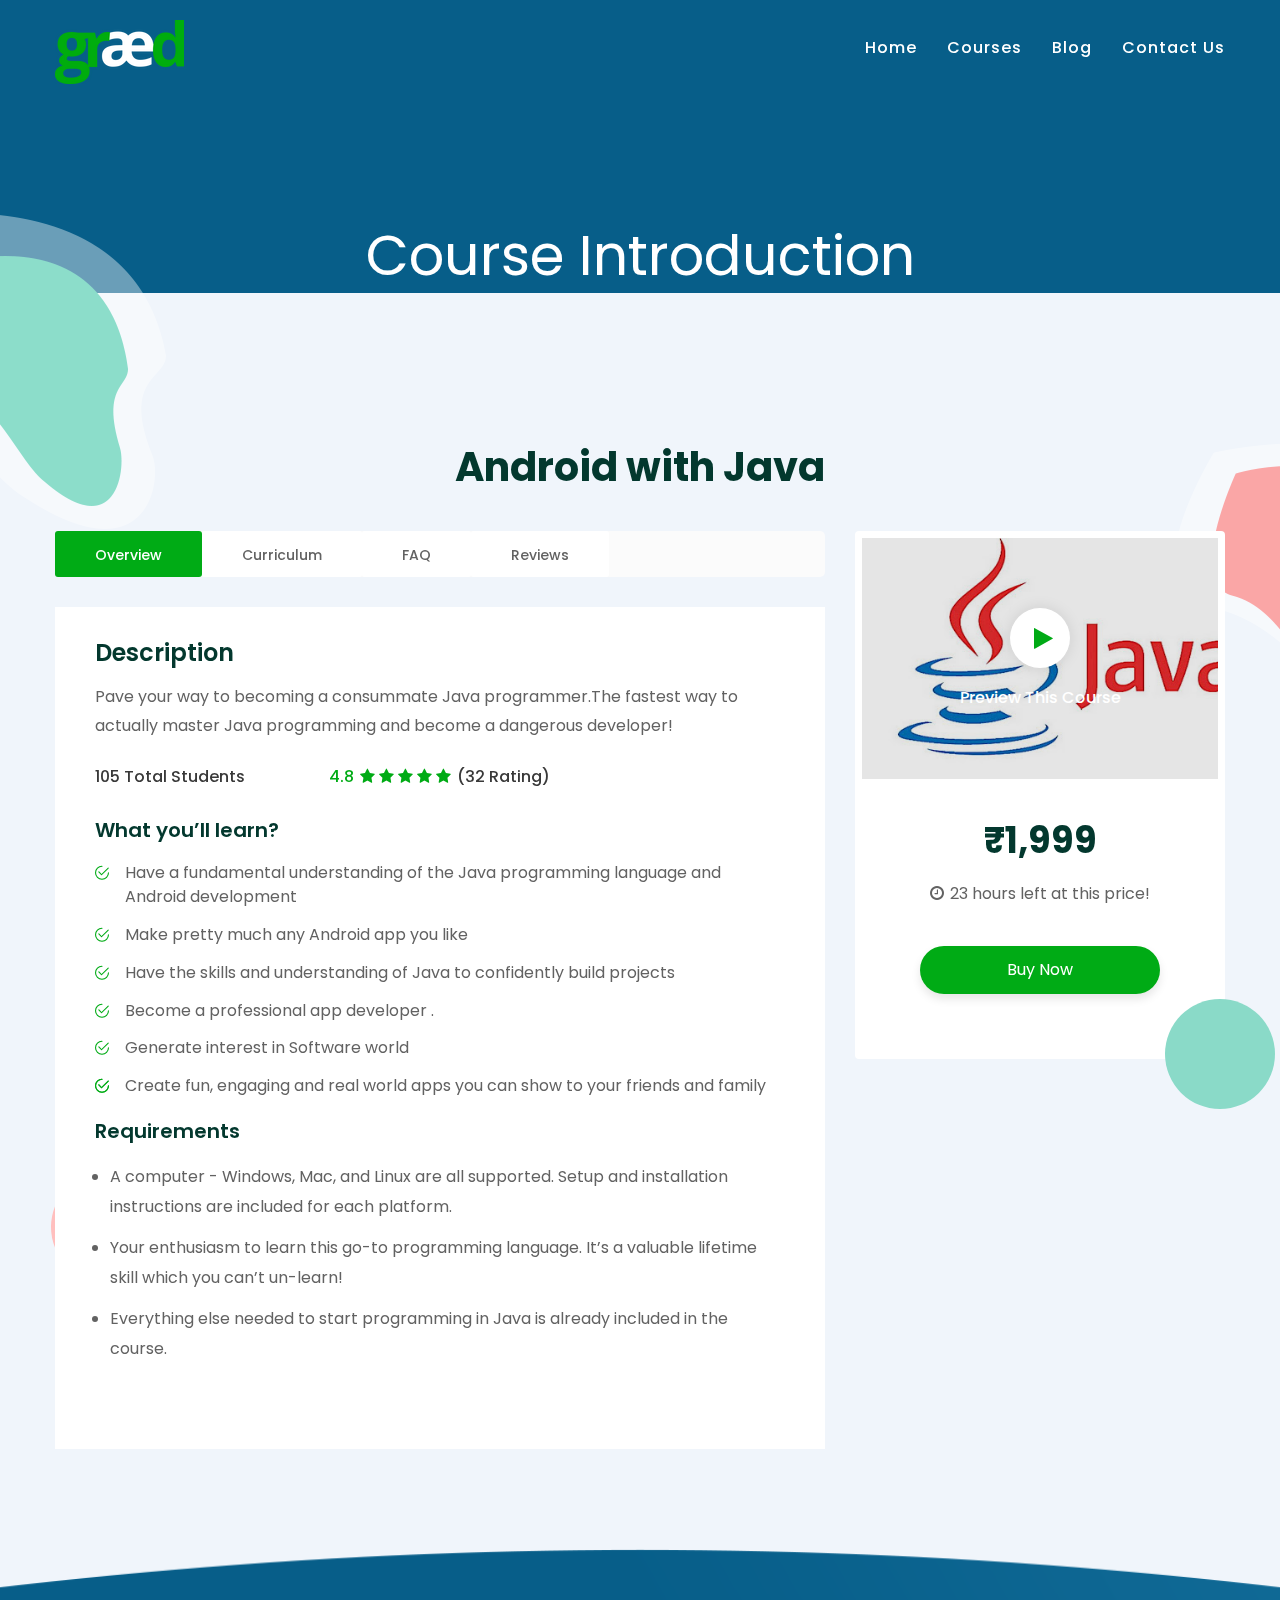
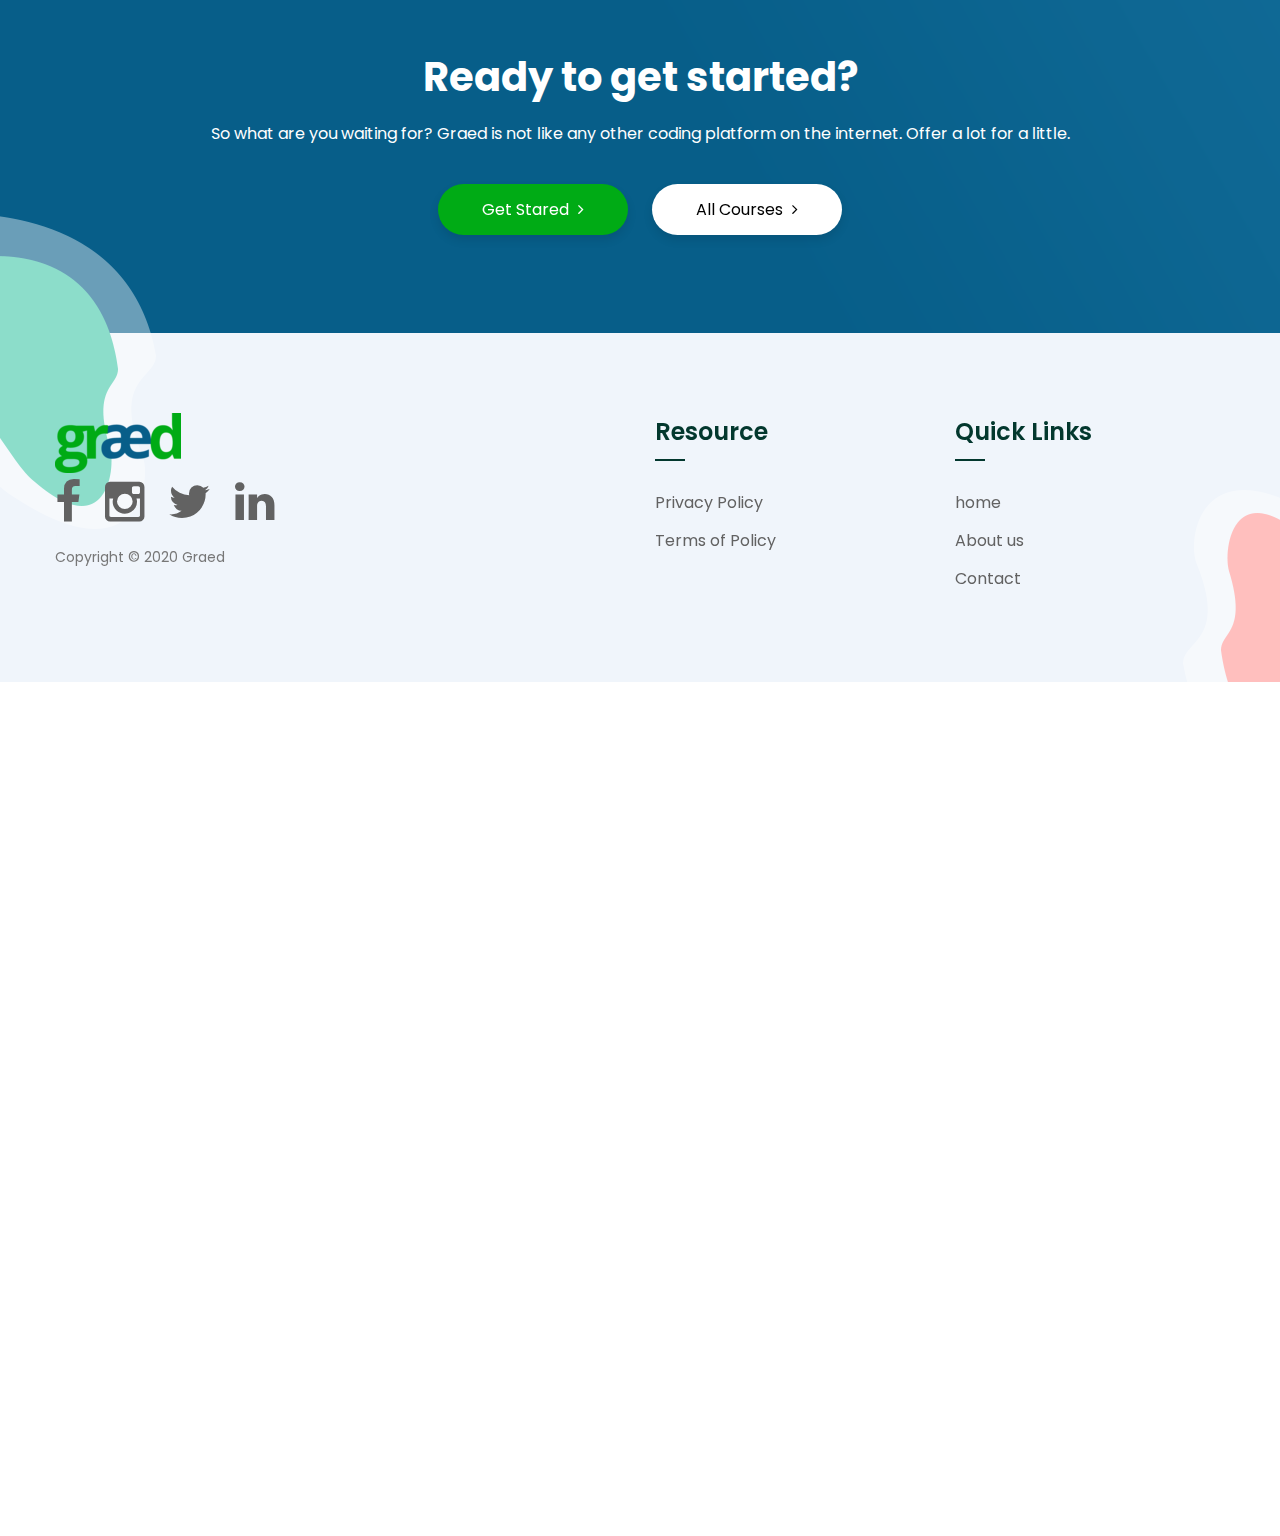
<file: course-android.html>
<!DOCTYPE html>
<html>

<head>
    <meta charset="utf-8">
    <title>
        Android with java</title>
    <!-- Stylesheets -->
    <link href="css\bootstrap.css" rel="stylesheet">
    <link href="css\main.css" rel="stylesheet">
    <link href="css\responsive.css" rel="stylesheet">

    <link rel="shortcut icon" href="images\favicon.png" type="image/x-icon">
    <link rel="icon" href="images\favicon.png" type="image/x-icon">

    <link
        href="https://fonts.googleapis.com/css2?family=Poppins:wght@300;400;500;600;700;800;900&family=Titillium+Web:wght@300;400;600;700;900&display=swap"
        rel="stylesheet">

    <!-- Responsive -->
    <meta http-equiv="X-UA-Compatible" content="IE=edge">
    <meta name="viewport" content="width=device-width, initial-scale=1.0, maximum-scale=1.0, user-scalable=0">

    <!--[if lt IE 9]><script src="https://cdnjs.cloudflare.com/ajax/libs/html5shiv/3.7.3/html5shiv.js"></script><![endif]-->
    <!--[if lt IE 9]><script src="js/respond.js"></script><![endif]-->
</head>

<body>

    <div class="page-wrapper">

        <!-- Preloader -->
        <div class="preloader"></div>

        <!-- Main Header-->
        <header class="main-header header-style-one">

            <!-- Header Upper -->
            <div class="header-upper">
                <div class="auto-container">
                    <div class="clearfix">

                        <div class="pull-left logo-box">
                            <div class="logo"><a href="index.html"><img src="images\graed-lo.png	" alt=""
                                        title="Bootcamp"></a></div>
                        </div>

                        <div class="nav-outer clearfix">
                            <!--Mobile Navigation Toggler-->
                            <div class="mobile-nav-toggler"><span class="icon flaticon-menu"></span></div>
                            <!-- Main Menu -->
                            <nav class="main-menu show navbar-expand-md">
                                <div class="navbar-header">
                                    <button class="navbar-toggler" type="button" data-toggle="collapse"
                                        data-target="#navbarSupportedContent" aria-controls="navbarSupportedContent"
                                        aria-expanded="false" aria-label="Toggle navigation">
                                        <span class="icon-bar"></span>
                                        <span class="icon-bar"></span>
                                        <span class="icon-bar"></span>
                                    </button>
                                </div>

                                <div class="navbar-collapse collapse clearfix" id="navbarSupportedContent">
                                    <ul class="navigation clearfix">
                                        <li><a href="index.html">Home</a>
                                            <!-- <ul>
												<li><a href="index.html">Home Page</a></li>
											</ul> -->
                                        </li>
                                        <!-- <li class="dropdown"><a href="#">Pages</a>
										<ul>
											<li><a href="price.html">Pricing</a></li>
											<li><a href="login.html">Login</a></li>
											<li><a href="register.html">Register</a></li>
											<li><a href="privacy.html">Privacy Policy</a></li>
											<li><a href="comming-soon.html">Coming Soon</a></li>
										</ul>
									</li> -->
                                        <li><a href="course.html">Courses</a>
                                            <!-- <ul> -->
                                            <!-- <li><a href="course.html">Courses As Grid</a></li> -->
                                            <!-- <li><a href="course-list.html">Courses As List</a></li>
											<li><a href="course-path.html">Course Topics</a></li>
											<li><a href="course-lesson.html">Course Lesson</a></li>-->
                                            <!-- <li><a href="course-detail.html">Course Details</a></li> -->
                                            <!-- </ul> -->
                                        </li>
                                        <!-- <li class="dropdown"><a href="#">Books</a>
                                        <ul>
                                            <li><a href="books.html">Books</a></li>
                                            <li><a href="books-detail.html">Book Detail</a></li>
                                        </ul>
									</li> -->
                                        <!-- <li> <a href="course-detail.html">Demo</a></li> -->
                                        <li> <a href="blog.html">Blog</a></li>
                                        <!-- <li class="dropdown"><a href="#">Blog</a>
											<ul>
												<li><a href="blog.html">Blog</a></li>
												<li><a href="blog-detail.html">Blog Detail</a></li>
											
											</ul>
										</li> -->

                                        <li><a href="contact.html">Contact Us</a></li>
                                    </ul>
                                </div>

                            </nav>

                        </div>

                    </div>
                </div>
            </div>
            <!-- End Header Upper -->

            <!-- Mobile Menu  -->
            <div class="mobile-menu">
                <div class="menu-backdrop"></div>
                <div class="close-btn"><span class="icon flaticon-multiply"></span></div>

                <nav class="menu-box">
                    <div class="nav-logo"><a href="index.html"><img src="images\logo-5.png" alt="" title=""></a></div>
                    <div class="menu-outer">
                        <!--Here Menu Will Come Automatically Via Javascript / Same Menu as in Header-->
                    </div>
                </nav>
            </div>
            <!-- End Mobile Menu -->

        </header>
        <!-- End Main Header -->

        <!-- Page Title -->
        <section class="page-title">
            <div class="auto-container">
                <h1>Course Introduction</h1>


                <!-- query form box script -->
                <div class="modal fade" id="modalLoginForm" tabindex="-1" role="dialog" aria-labelledby="myModalLabel"
                    aria-hidden="true">
                    <div class="modal-dialog" role="document">
                        <div class="modal-content">
                            <div class="modal-header text-center">
                                <h4 class="modal-title w-100 font-weight-bold">Request a Callback for
                                    Registration</h4>
                                <button type="button" class="close" data-dismiss="modal" aria-label="Close">
                                    <span aria-hidden="true">&times;</span>
                                </button>
                            </div>
                            <form action="https://send.pageclip.co/wNmsgjIu9RbPKycnSH79Xt1O7vGF4pNd"
                                class="pageclip-form" method="post">
                                <div class="modal-body mx-3">


                                    <div class="md-form mb-5">
                                        <input type="text" name="name" id="defaultForm-name"
                                            class="form-control validate" placeholder="Enter Student Name" required />
                                    </div>

                                    <div class="md-form mb-5">
                                        <input type="number" name="phone number" id="defaultForm-number"
                                            class="form-control validate" placeholder="Enter 10 Digits Mobile Number"
                                            maxlength="12" minlength="10" required />
                                    </div>

                                    <div class="md-form mb-5">
                                        <input type="number" name="student grade" id="defaultForm-grade"
                                            class="form-control validate" placeholder="Student Grade (3-12)" min="3"
                                            max="12" required />
                                    </div>

                                    <div class="md-form mb-5">
                                        <input type="email" name="email" id="defaultForm-grade"
                                            class="form-control validate" placeholder="Enter Email" required />
                                    </div>

                                    <div class="md-form mb-5">
                                        <input type="text" name="school name" id="defaultForm-grade"
                                            class="form-control validate" placeholder="Student School Name" required />
                                    </div>

                                </div>
                                <div class="modal-footer d-flex justify-content-center">
                                    <button type="submit" class="pageclip-form__submit btn btn-success">Confirm</button>
                                </div>
                            </form>
                        </div>

                    </div>
                </div>

                <!-- Search Boxed -->
                <!--<div class="search-boxed">
				<div class="search-box">
					<form method="post" action="contact.html">
						<div class="form-group">
							<input type="search" name="search-field" value="" placeholder="What do you want to learn?" required="">
							<button type="submit"><span class="icon fa fa-search"></span></button>
						</div>
					</form>
				</div>
			</div>-->

            </div>
        </section>
        <!--End Page Title-->

        <!-- Intro Courses -->
        <section class="intro-section">
            <div class="patern-layer-one paroller" data-paroller-factor="0.40" data-paroller-factor-lg="0.20"
                data-paroller-type="foreground" data-paroller-direction="vertical"
                style="background-image: url(images/icons/icon-1.png)"></div>
            <div class="patern-layer-two paroller" data-paroller-factor="0.40" data-paroller-factor-lg="-0.20"
                data-paroller-type="foreground" data-paroller-direction="vertical"
                style="background-image: url(images/icons/icon-2.png)"></div>
            <div class="circle-one"></div>
            <div class="auto-container">
                <div class="sec-title">
                    <h2 style="text-align: center">Android with Java</h2>
                </div>

                <div class="inner-container">
                    <div class="row clearfix">

                        <!-- Content Column -->
                        <div class="content-column col-lg-8 col-md-12 col-sm-12">
                            <div class="inner-column">

                                <!-- Intro Info Tabs-->
                                <div class="intro-info-tabs">
                                    <!-- Intro Tabs-->
                                    <div class="intro-tabs tabs-box">

                                        <!--Tab Btns-->
                                        <ul class="tab-btns tab-buttons clearfix">
                                            <li data-tab="#prod-overview" class="tab-btn active-btn">Overview</li>
                                            <li data-tab="#prod-curriculum" class="tab-btn">Curriculum</li>
                                            <!-- <li data-tab="#prod-announcement" class="tab-btn">Announcement</li> -->
                                            <li data-tab="#prod-faq" class="tab-btn">FAQ</li>
                                            <li data-tab="#prod-reviews" class="tab-btn">Reviews</li>
                                        </ul>

                                        <!--Tabs Container-->
                                        <div class="tabs-content">

                                            <!--Tab / Active Tab-->
                                            <div class="tab active-tab" id="prod-overview">
                                                <div class="content">

                                                    <!-- Cource Overview -->
                                                    <div class="course-overview">
                                                        <div class="inner-box">
                                                            <h4>Description
                                                            </h4>
                                                            <p>Pave your way to becoming a consummate Java
                                                                programmer.The fastest way to actually master Java
                                                                programming and become a dangerous developer!

                                                            </p>
                                                            <ul class="student-list">
                                                                <li>105 Total Students</li>
                                                                <li><span class="theme_color">4.8</span> <span
                                                                        class="fa fa-star"></span><span
                                                                        class="fa fa-star"></span><span
                                                                        class="fa fa-star"></span><span
                                                                        class="fa fa-star"></span><span
                                                                        class="fa fa-star"></span> (32 Rating)</li>
                                                            </ul>
                                                            <h3>What you’ll learn?</h3>
                                                            <ul class="review-list">
                                                                <li>Have a fundamental understanding of the Java
                                                                    programming language and Android development
                                                                </li>
                                                                <li>Make pretty much any Android app you like
                                                                </li>
                                                                <li>Have the skills and understanding of
                                                                    Java to
                                                                    confidently build projects</li>
                                                                <li>Become a professional app developer
                                                                    .</li>
                                                                <li>Generate interest in Software world
                                                                </li>
                                                                <li>

                                                                </li>
                                                                <li>Create fun, engaging and real world apps you can
                                                                    show to your friends and family


                                                                </li>

                                                            </ul>
                                                            <h3>Requirements</h3>
                                                            <ul class="requirement-list">
                                                                <li>A computer - Windows, Mac, and Linux are all
                                                                    supported. Setup and installation instructions are
                                                                    included for each platform.</li>
                                                                <li>Your enthusiasm to learn this go-to programming
                                                                    language. It’s a valuable lifetime skill which you
                                                                    can’t un-learn!
                                                                </li>
                                                                <li>Everything else needed to start programming in
                                                                    Java is already included in the course.
                                                                </li>
                                                                <!-- <li>Varius et commodo ut, ultricies vitae velit. Ut
																	nulla tellus.</li>
																<li>Phasellus enim magna, varius et commodo ut.</li> -->
                                                            </ul>
                                                            <!-- <h3>Instructors</h3> -->

                                                            <div class="row clearfix">

                                                                <!-- Student Block -->
                                                                <!-- <div class="student-block col-lg-6 col-md-6 col-sm-12">
																	<div class="block-inner">
																		<div class="image">
																			<img src="images\resource\student-1.jpg"
																				alt="">
																		</div>
																		<h2>Stephane Smith</h2>
																		<div class="text">Certified instructor
																			Architecture& Developer</div>
																		<div class="social-box">
																			<a href="#"
																				class="fa fa-facebook-square"></a>
																			<a href="#"
																				class="fa fa-twitter-square"></a>
																			<a href="#"
																				class="fa fa-linkedin-square"></a>
																			<a href="#" class="fa fa-github"></a>
																		</div>
																		<a href="#" class="more">Know More <span
																				class="fa fa-angle-right"></span></a>
																	</div>
																</div> -->

                                                                <!-- Student Block -->
                                                                <!-- <div class="student-block col-lg-6 col-md-6 col-sm-12">
																	<div class="block-inner">
																		<div class="image">
																			<img src="images\resource\student-2.jpg"
																				alt="">
																		</div>
																		<h2>Marvin Zona</h2>
																		<div class="text">Certified instructor
																			Architecture& Developer</div>
																		<div class="social-box">
																			<a href="#"
																				class="fa fa-facebook-square"></a>
																			<a href="#"
																				class="fa fa-twitter-square"></a>
																			<a href="#"
																				class="fa fa-linkedin-square"></a>
																			<a href="#" class="fa fa-github"></a>
																		</div>
																		<a href="#" class="more">Know More <span
																				class="fa fa-angle-right"></span></a>
																	</div>
																</div> -->

                                                            </div>

                                                        </div>
                                                    </div>

                                                </div>
                                            </div>

                                            <!-- Tab -->
                                            <div class="tab" id="prod-curriculum">
                                                <div class="content">



                                                </div>
                                            </div>

                                            <!-- Tab -->


                                            <!-- Tab -->
                                            <div class="tab" id="prod-faq">
                                                <div class="content">



                                                </div>
                                            </div>

                                            <!-- Tab -->
                                            <div class="tab" id="prod-reviews">
                                                <div class="content">

                                                    <div class="cource-review-box">
                                                        <h4>Atharva (Class 8)
                                                        </h4>
                                                        <div class="rating">
                                                            <span class="total-rating">5</span> <span
                                                                class="fa fa-star"></span><span
                                                                class="fa fa-star"></span><span
                                                                class="fa fa-star"></span><span
                                                                class="fa fa-star"></span><span
                                                                class="fa fa-star"></span>&ensp;
                                                        </div>
                                                        <div class="text">I have tried other Android Development courses
                                                            and i found it very hard to understand, but Thank you Graed
                                                            !They makes it so easy to understand. I am actually enjoying
                                                            learning android development even for school students like
                                                            us.



                                                        </div>
                                                        <ul class="like-option">
                                                            <li><span class="icon fa fa-thumbs-o-up"></span></li>
                                                            <li><span class="icon fa fa-thumbs-o-down"></span></li>
                                                            <span class="report">Report</span>
                                                        </ul>
                                                    </div>

                                                    <div class="cource-review-box">
                                                        <h4>Abhishek Kumar (Class 11)
                                                        </h4>
                                                        <div class="rating">
                                                            <span class="total-rating">4.5</span> <span
                                                                class="fa fa-star"></span><span
                                                                class="fa fa-star"></span><span
                                                                class="fa fa-star"></span><span
                                                                class="fa fa-star"></span><span
                                                                class="fa fa-star"></span>&ensp;
                                                        </div>
                                                        <div class="text">The course is very comprehensive and I learnt
                                                            a lot. Thanks for the effort for putting the material
                                                            together</div>
                                                        <ul class="like-option">
                                                            <li><span class="icon fa fa-thumbs-o-up"></span></li>
                                                            <li><span class="icon fa fa-thumbs-o-down"></span></li>
                                                            <span class="report">Report</span>
                                                        </ul>
                                                    </div>

                                                    <!-- <div class="cource-review-box">
														<h4>Petey Cruiser</h4>
														<div class="rating">
															<span class="total-rating">4.5</span> <span
																class="fa fa-star"></span><span
																class="fa fa-star"></span><span
																class="fa fa-star"></span><span
																class="fa fa-star"></span><span
																class="fa fa-star"></span>&ensp; 256 Reviews
														</div>
														<div class="text">Phasellus enim magna, varius et commodo ut,
															ultricies vitae velit. Ut nulla tellus, eleifend euismod
															pellentesque vel, sagittis vel justo. In libero urna,
															venenatis sit amet ornare non, suscipit nec risus.</div>
														<div class="helpful">Was this review helpful?</div>
														<ul class="like-option">
															<li><span class="icon fa fa-thumbs-o-up"></span></li>
															<li><span class="icon fa fa-thumbs-o-down"></span></li>
															<span class="report">Report</span>
														</ul>
													</div> -->

                                                    <!-- <div class="cource-review-box">
														<h4>Rick O'Shea</h4>
														<div class="rating">
															<span class="total-rating">4.5</span> <span
																class="fa fa-star"></span><span
																class="fa fa-star"></span><span
																class="fa fa-star"></span><span
																class="fa fa-star"></span><span
																class="fa fa-star"></span>&ensp; 256 Reviews
														</div>
														<div class="text">Phasellus enim magna, varius et commodo ut,
															ultricies vitae velit. Ut nulla tellus, eleifend euismod
															pellentesque vel, sagittis vel justo. In libero urna,
															venenatis sit amet ornare non, suscipit nec risus.</div>
														<div class="helpful">Was this review helpful?</div>
														<ul class="like-option">
															<li><span class="icon fa fa-thumbs-o-up"></span></li>
															<li><span class="icon fa fa-thumbs-o-down"></span></li>
															<span class="report">Report</span>
														</ul>

														<a href="#" class="more">View More</a>
													</div> -->

                                                </div>
                                            </div>

                                        </div>
                                    </div>
                                </div>

                            </div>
                        </div>

                        <!-- Video Column -->
                        <div class="video-column col-lg-4 col-md-12 col-sm-12">
                            <div class="inner-column sticky-top">

                                <!-- Video Box -->
                                <div class="intro-video" style="background-image: url(images/resource/java.jpg)">
                                    <a href="https://www.youtube.com/watch?v=r3fE6FQT82s"
                                        class="lightbox-image intro-video-box"><span class="fa fa-play"><i
                                                class="ripple"></i></span></a>
                                    <h4>Preview this course</h4>
                                </div>
                                <!-- End Video Box -->
                                <div class="price">₹1,999</div>
                                <div class="time-left">23 hours left at this price!</div>

                                <!-- <a href="#" class="theme-btn btn-style-three"><span class="txt">Add To Cart <i
											class="fa fa-angle-right"></i></span></a> -->
                                <!-- <a href="#" class="theme-btn btn-style-two"><span class="txt">Buy Now <i
                                            class="fa fa-angle-right"></i></span></a> -->

                                <a href="" class="theme-btn btn-style-one" data-toggle="modal"
                                    data-target="#modalLoginForm">Buy Now</a>
                            </div>
                        </div>

                    </div>
                </div>

            </div>
        </section>
        <!-- End intro Courses -->

        <!-- Call To Action Section Two -->
        <section class="call-to-action-section-two" style="background-image: url(images/background/3.png)">
            <div class="auto-container">
                <div class="content">
                    <h2>Ready to get started?</h2>
                    <div class="text">So what are you waiting for? Graed is not like any other coding platform on the
                        internet. Offer a lot for a little.
                    </div>
                    <div class="buttons-box">
                        <a href="course.html" class="theme-btn btn-style-one"><span class="txt">Get Stared <i
                                    class="fa fa-angle-right"></i></span></a>
                        <a href="course.html" class="theme-btn btn-style-two"><span class="txt">All Courses <i
                                    class="fa fa-angle-right"></i></span></a>
                    </div>
                </div>
            </div>
        </section>
        <!-- End Call To Action Section Two -->

        <footer class="main-footer">
            <!-- Pattern Layer -->
            <div class="pattern-layer paroller" data-paroller-factor="0.60" data-paroller-factor-lg="0.20"
                data-paroller-type="foreground" data-paroller-direction="vertical"
                style="background-image:url(images/icons/icon-1.png)"></div>
            <div class="pattern-layer-two data-paroller-factor=" 0.60"="" data-paroller-factor-lg="0.20"
                data-paroller-type="foreground" data-paroller-direction="vertical"
                style="background-image:url(images/icons/icon-3.png)"></div>
            <div class="auto-container">

                <!-- Widgets Section -->
                <div class="widgets-section">
                    <div class="row clearfix">

                        <!-- Big Column -->
                        <div class="big-column col-lg-6 col-md-12 col-sm-12">
                            <div class="row clearfix">

                                <!--Footer Column-->
                                <div class="footer-column col-lg-7 col-md-6 col-sm-12">
                                    <div class="footer-widget logo-widget">
                                        <div class="logo">
                                            <a href="index.html"><img src="images\graed.png" alt=""></a>
                                        </div>

                                        <div class="social-box">
                                            <a href="#" class="fa fa-facebook" style="font-size:46px"></a>
                                            <a href="#" class="fa fa-instagram" style="font-size:46px"></a>
                                            <a href="#" class="fa fa-twitter" style="font-size:46px"></a>
                                            <a href="#" class="fa fa-linkedin" style="font-size:46px"></a>

                                        </div>
                                        <div class="copyright">Copyright &copy; 2020 Graed</div>
                                    </div>
                                </div>

                                <!--Footer Column-->
                                <!-- <div class="footer-column col-lg-5 col-md-6 col-sm-12">
                                <div class="footer-widget links-widget">
									<h4>About Us</h4>
									<ul class="links-widget">
										<li><a href="#">Afficiates</a></li>
										<li><a href="#">Partners</a></li>
										<li><a href="#">Reviews</a></li>
										<li><a href="#">Blogs</a></li>
										<li><a href="#">Newsletter</a></li>
									</ul>
								</div>
							</div> -->

                            </div>
                        </div>

                        <!-- Big Column -->
                        <div class="big-column col-lg-6 col-md-12 col-sm-12">
                            <div class="row clearfix">

                                <!--Footer Column-->
                                <div class="footer-column col-lg-6 col-md-6 col-sm-12">
                                    <div class="footer-widget links-widget">
                                        <h4>Resource</h4>
                                        <ul class="links-widget">
                                            <li><a href="#">Privacy Policy</a></li>
                                            <!-- <li><a href="#">Support Area</a></li>
											<li><a href="#">Documentations</a></li>
											<li><a href="#">How it works</a></li> -->
                                            <li><a href="#">Terms of Policy</a></li>
                                        </ul>
                                    </div>
                                </div>

                                <!--Footer Column-->
                                <div class="footer-column col-lg-6 col-md-6 col-sm-12">
                                    <div class="footer-widget links-widget">
                                        <h4>Quick Links</h4>
                                        <ul class="links-widget">
                                            <li><a href="#">home</a></li>
                                            <li><a href="#">About us</a></li>
                                            <li><a href="#">Contact</a></li>
                                        </ul>
                                    </div>
                                </div>

                            </div>
                        </div>

                    </div>
                </div>

            </div>
        </footer>

    </div>
    <!--End pagewrapper-->

    <!--Scroll to top-->
    <div class="scroll-to-top scroll-to-target" data-target="html"><span class="fa fa-arrow-circle-up"></span></div>

    <script src="js\jquery.js"></script>
    <script src="js\popper.min.js"></script>
    <script src="js\jquery.scrollTo.js"></script>
    <script src="js\bootstrap.min.js"></script>
    <script src="js\jquery.mCustomScrollbar.concat.min.js"></script>
    <script src="js\jquery.fancybox.js"></script>
    <script src="js\appear.js"></script>
    <script src="js\swiper.min.js"></script>
    <script src="js\element-in-view.js"></script>
    <script src="js\jquery.paroller.min.js"></script>
    <script src="js\parallax.min.js"></script>
    <script src="js\tilt.jquery.min.js"></script>
    <!--Master Slider-->
    <script src="js\jquery.easing.min.js"></script>
    <script src="js\owl.js"></script>
    <script src="js\wow.js"></script>
    <script src="js\jquery-ui.js"></script>
    <script src="js\script.js"></script>

</body>

</html>
</file>
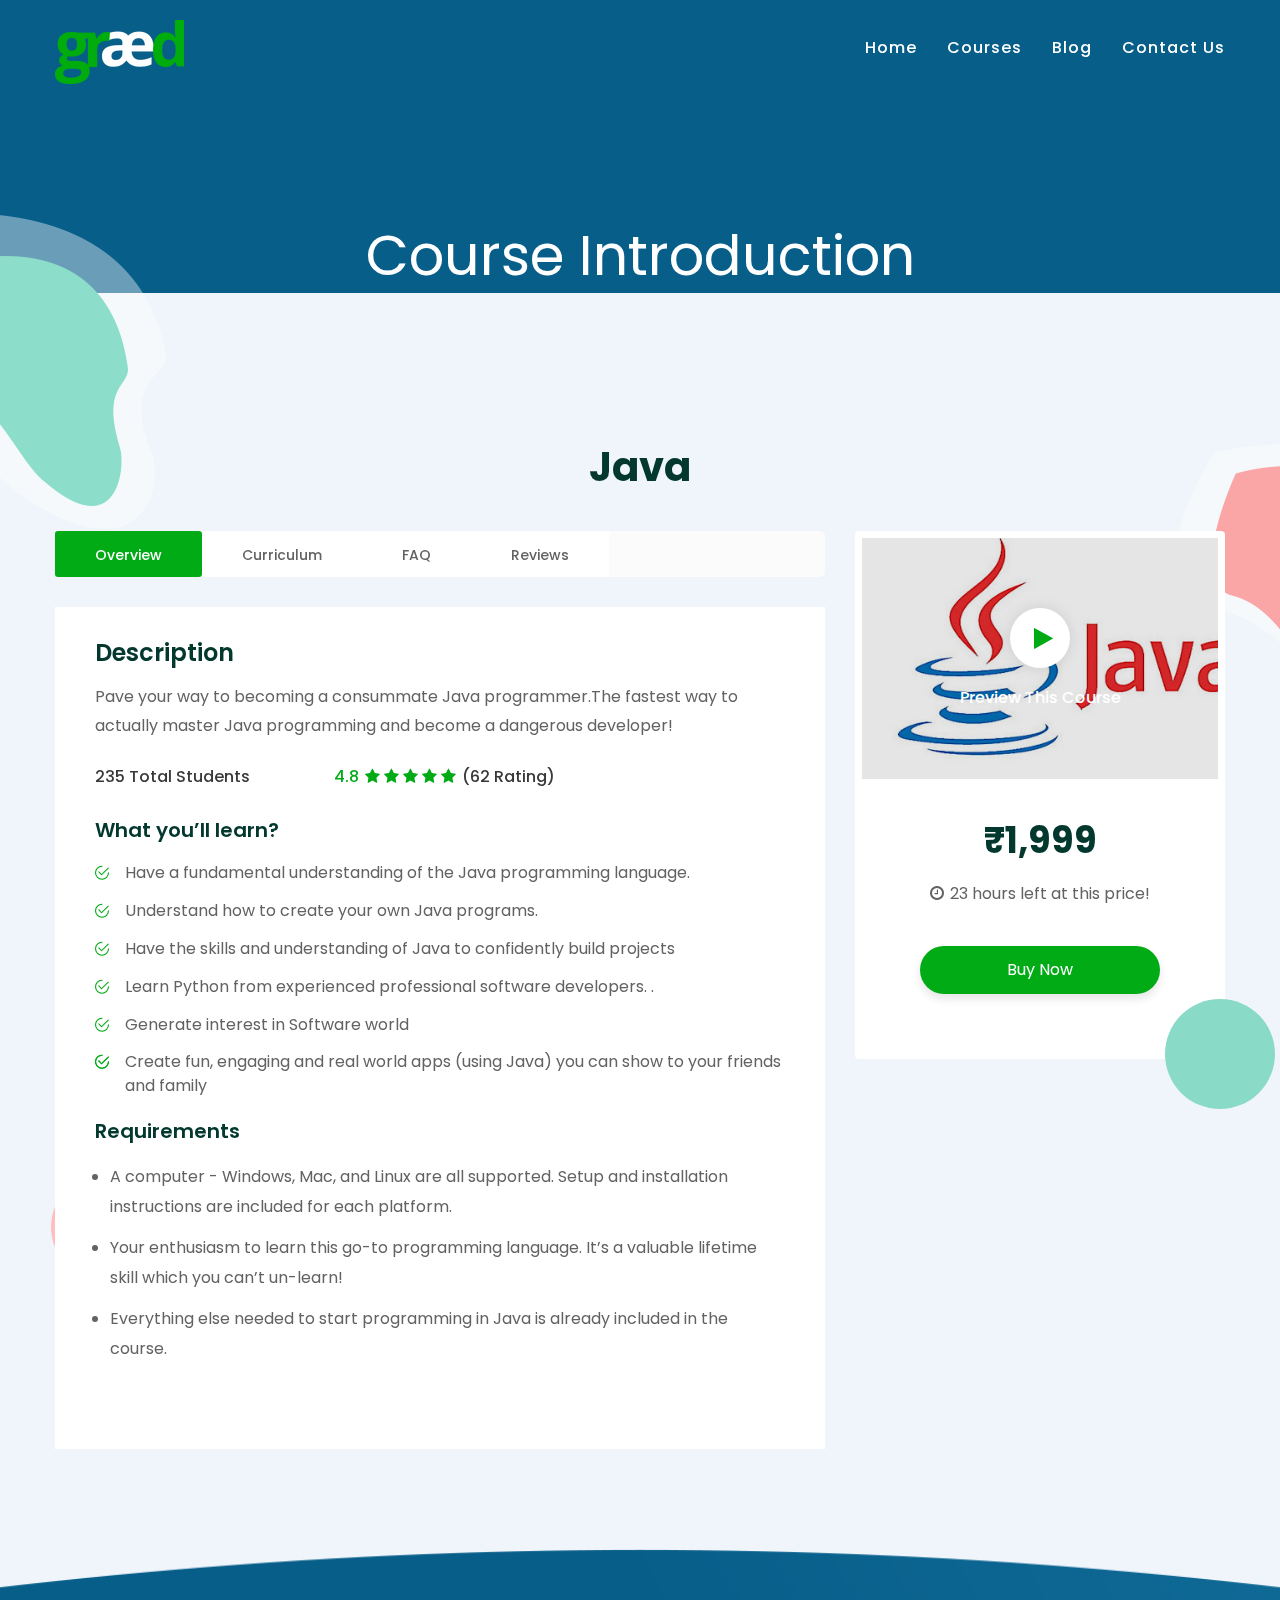
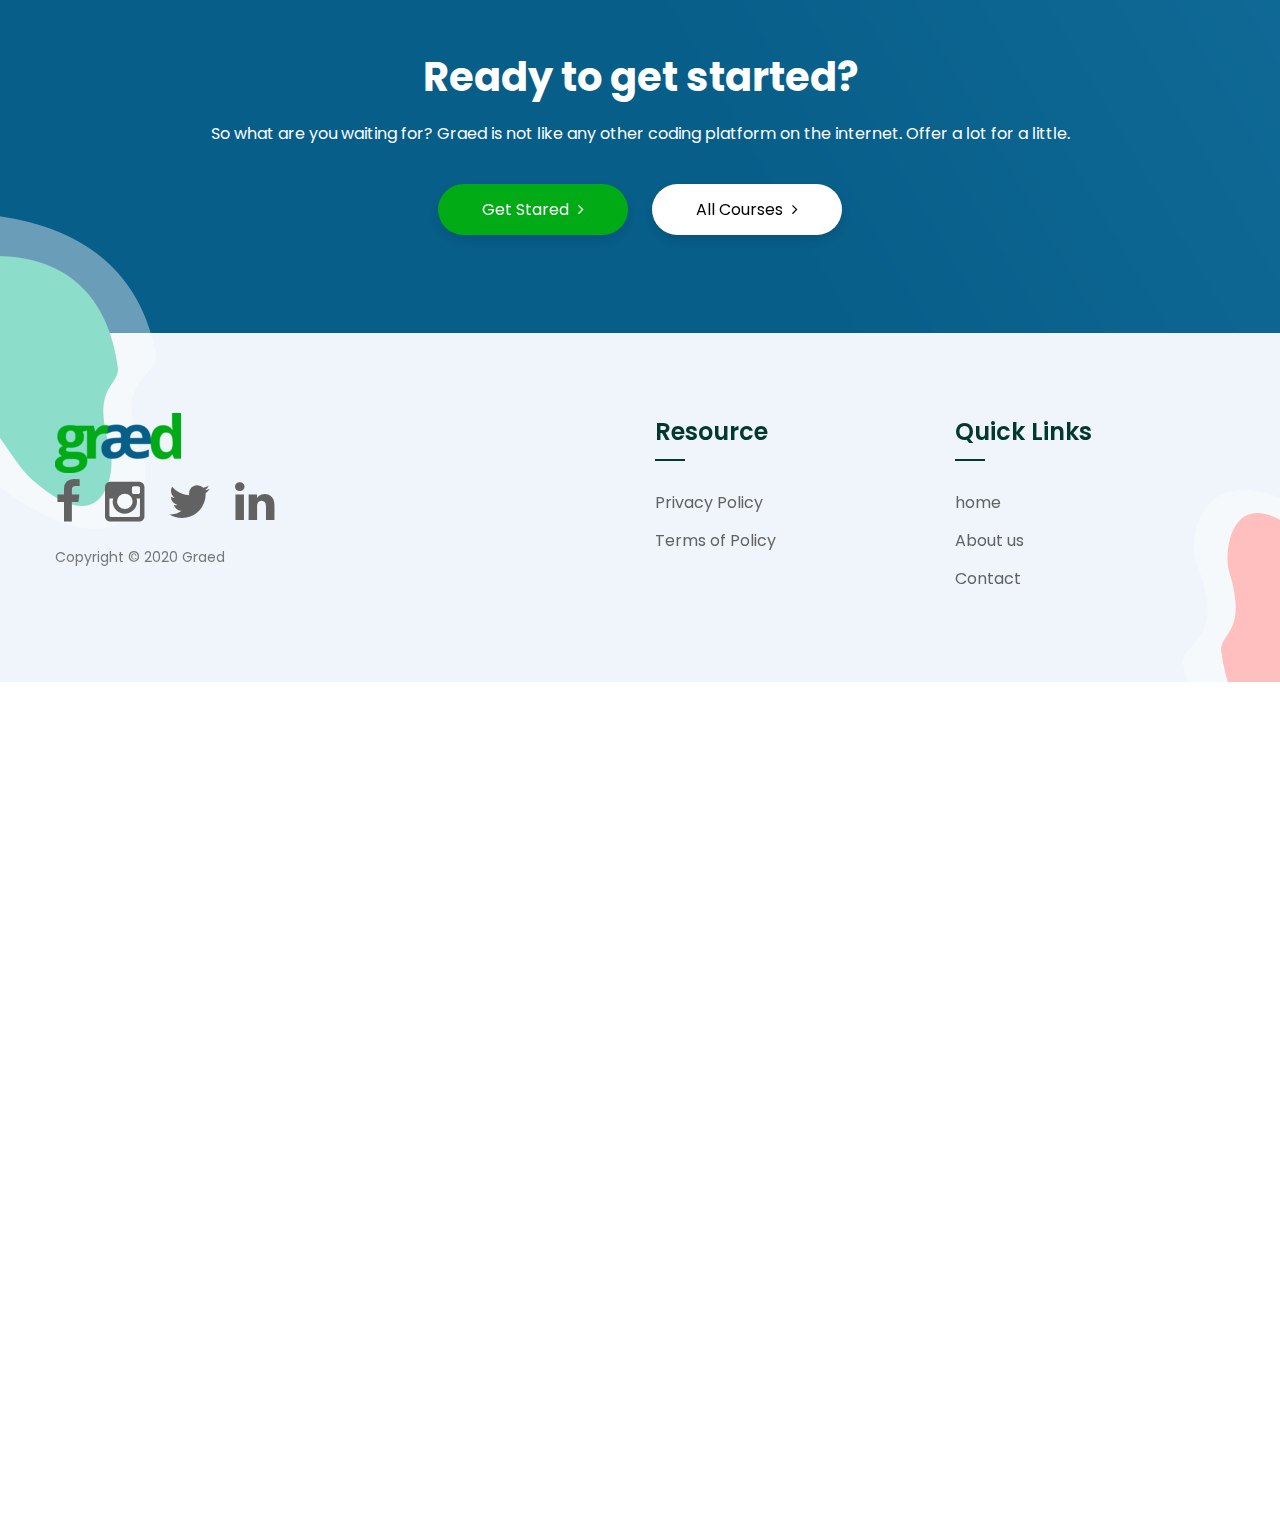
<file: course-java.html>
<!DOCTYPE html>
<html>

<head>
    <meta charset="utf-8">
    <title>
        Java Intro</title>
    <!-- Stylesheets -->
    <link href="css\bootstrap.css" rel="stylesheet">
    <link href="css\main.css" rel="stylesheet">
    <link href="css\responsive.css" rel="stylesheet">

    <link rel="shortcut icon" href="images\favicon.png" type="image/x-icon">
    <link rel="icon" href="images\favicon.png" type="image/x-icon">

    <link
        href="https://fonts.googleapis.com/css2?family=Poppins:wght@300;400;500;600;700;800;900&family=Titillium+Web:wght@300;400;600;700;900&display=swap"
        rel="stylesheet">

    <!-- Responsive -->
    <meta http-equiv="X-UA-Compatible" content="IE=edge">
    <meta name="viewport" content="width=device-width, initial-scale=1.0, maximum-scale=1.0, user-scalable=0">

    <!--[if lt IE 9]><script src="https://cdnjs.cloudflare.com/ajax/libs/html5shiv/3.7.3/html5shiv.js"></script><![endif]-->
    <!--[if lt IE 9]><script src="js/respond.js"></script><![endif]-->
</head>

<body>

    <div class="page-wrapper">

        <!-- Preloader -->
        <div class="preloader"></div>

        <!-- Main Header-->
        <header class="main-header header-style-one">

            <!-- Header Upper -->
            <div class="header-upper">
                <div class="auto-container">
                    <div class="clearfix">

                        <div class="pull-left logo-box">
                            <div class="logo"><a href="index.html"><img src="images\graed-lo.png	" alt=""
                                        title="Bootcamp"></a></div>
                        </div>

                        <div class="nav-outer clearfix">
                            <!--Mobile Navigation Toggler-->
                            <div class="mobile-nav-toggler"><span class="icon flaticon-menu"></span></div>
                            <!-- Main Menu -->
                            <nav class="main-menu show navbar-expand-md">
                                <div class="navbar-header">
                                    <button class="navbar-toggler" type="button" data-toggle="collapse"
                                        data-target="#navbarSupportedContent" aria-controls="navbarSupportedContent"
                                        aria-expanded="false" aria-label="Toggle navigation">
                                        <span class="icon-bar"></span>
                                        <span class="icon-bar"></span>
                                        <span class="icon-bar"></span>
                                    </button>
                                </div>

                                <div class="navbar-collapse collapse clearfix" id="navbarSupportedContent">
                                    <ul class="navigation clearfix">
                                        <li><a href="index.html">Home</a>
                                            <!-- <ul>
												<li><a href="index.html">Home Page</a></li>
											</ul> -->
                                        </li>
                                        <!-- <li class="dropdown"><a href="#">Pages</a>
										<ul>
											<li><a href="price.html">Pricing</a></li>
											<li><a href="login.html">Login</a></li>
											<li><a href="register.html">Register</a></li>
											<li><a href="privacy.html">Privacy Policy</a></li>
											<li><a href="comming-soon.html">Coming Soon</a></li>
										</ul>
									</li> -->
                                        <li><a href="course.html">Courses</a>
                                            <!-- <ul> -->
                                            <!-- <li><a href="course.html">Courses As Grid</a></li> -->
                                            <!-- <li><a href="course-list.html">Courses As List</a></li>
											<li><a href="course-path.html">Course Topics</a></li>
											<li><a href="course-lesson.html">Course Lesson</a></li>-->
                                            <!-- <li><a href="course-detail.html">Course Details</a></li> -->
                                            <!-- </ul> -->
                                        </li>
                                        <!-- <li class="dropdown"><a href="#">Books</a>
                                        <ul>
                                            <li><a href="books.html">Books</a></li>
                                            <li><a href="books-detail.html">Book Detail</a></li>
                                        </ul>
									</li> -->
                                        <!-- <li> <a href="course-detail.html">Demo</a></li> -->
                                        <li> <a href="blog.html">Blog</a></li>
                                        <!-- <li class="dropdown"><a href="#">Blog</a>
											<ul>
												<li><a href="blog.html">Blog</a></li>
												<li><a href="blog-detail.html">Blog Detail</a></li>
											
											</ul>
										</li> -->

                                        <li><a href="contact.html">Contact Us</a></li>
                                    </ul>
                                </div>

                            </nav>

                        </div>

                    </div>
                </div>
            </div>
            <!-- End Header Upper -->

            <!-- Mobile Menu  -->
            <div class="mobile-menu">
                <div class="menu-backdrop"></div>
                <div class="close-btn"><span class="icon flaticon-multiply"></span></div>

                <nav class="menu-box">
                    <div class="nav-logo"><a href="index.html"><img src="images\logo-5.png" alt="" title=""></a></div>
                    <div class="menu-outer">
                        <!--Here Menu Will Come Automatically Via Javascript / Same Menu as in Header-->
                    </div>
                </nav>
            </div>
            <!-- End Mobile Menu -->

        </header>
        <!-- End Main Header -->

        <!-- Page Title -->
        <section class="page-title">
            <div class="auto-container">
                <h1>Course Introduction</h1>


                <!-- query form box script -->
                <div class="modal fade" id="modalLoginForm" tabindex="-1" role="dialog" aria-labelledby="myModalLabel"
                    aria-hidden="true">
                    <div class="modal-dialog" role="document">
                        <div class="modal-content">
                            <div class="modal-header text-center">
                                <h4 class="modal-title w-100 font-weight-bold">Request a Callback for
                                    Registration</h4>
                                <button type="button" class="close" data-dismiss="modal" aria-label="Close">
                                    <span aria-hidden="true">&times;</span>
                                </button>
                            </div>
                            <form action="https://send.pageclip.co/wNmsgjIu9RbPKycnSH79Xt1O7vGF4pNd"
                                class="pageclip-form" method="post">
                                <div class="modal-body mx-3">


                                    <div class="md-form mb-5">
                                        <input type="text" name="name" id="defaultForm-name"
                                            class="form-control validate" placeholder="Enter Student Name" required />
                                    </div>

                                    <div class="md-form mb-5">
                                        <input type="number" name="phone number" id="defaultForm-number"
                                            class="form-control validate" placeholder="Enter 10 Digits Mobile Number"
                                            maxlength="12" minlength="10" required />
                                    </div>

                                    <div class="md-form mb-5">
                                        <input type="number" name="student grade" id="defaultForm-grade"
                                            class="form-control validate" placeholder="Student Grade (3-12)" min="3"
                                            max="12" required />
                                    </div>

                                    <div class="md-form mb-5">
                                        <input type="email" name="email" id="defaultForm-grade"
                                            class="form-control validate" placeholder="Enter Email" required />
                                    </div>

                                    <div class="md-form mb-5">
                                        <input type="text" name="school name" id="defaultForm-grade"
                                            class="form-control validate" placeholder="Student School Name" required />
                                    </div>

                                </div>
                                <div class="modal-footer d-flex justify-content-center">
                                    <button type="submit" class="pageclip-form__submit btn btn-success">Confirm</button>
                                </div>
                            </form>
                        </div>

                    </div>
                </div>

                <!-- Search Boxed -->
                <!--<div class="search-boxed">
				<div class="search-box">
					<form method="post" action="contact.html">
						<div class="form-group">
							<input type="search" name="search-field" value="" placeholder="What do you want to learn?" required="">
							<button type="submit"><span class="icon fa fa-search"></span></button>
						</div>
					</form>
				</div>
			</div>-->

            </div>
        </section>
        <!--End Page Title-->

        <!-- Intro Courses -->
        <section class="intro-section">
            <div class="patern-layer-one paroller" data-paroller-factor="0.40" data-paroller-factor-lg="0.20"
                data-paroller-type="foreground" data-paroller-direction="vertical"
                style="background-image: url(images/icons/icon-1.png)"></div>
            <div class="patern-layer-two paroller" data-paroller-factor="0.40" data-paroller-factor-lg="-0.20"
                data-paroller-type="foreground" data-paroller-direction="vertical"
                style="background-image: url(images/icons/icon-2.png)"></div>
            <div class="circle-one"></div>
            <div class="auto-container">
                <div class="sec-title">
                    <h2 style="text-align: center">Java</h2>
                </div>

                <div class="inner-container">
                    <div class="row clearfix">

                        <!-- Content Column -->
                        <div class="content-column col-lg-8 col-md-12 col-sm-12">
                            <div class="inner-column">

                                <!-- Intro Info Tabs-->
                                <div class="intro-info-tabs">
                                    <!-- Intro Tabs-->
                                    <div class="intro-tabs tabs-box">

                                        <!--Tab Btns-->
                                        <ul class="tab-btns tab-buttons clearfix">
                                            <li data-tab="#prod-overview" class="tab-btn active-btn">Overview</li>
                                            <li data-tab="#prod-curriculum" class="tab-btn">Curriculum</li>
                                            <!-- <li data-tab="#prod-announcement" class="tab-btn">Announcement</li> -->
                                            <li data-tab="#prod-faq" class="tab-btn">FAQ</li>
                                            <li data-tab="#prod-reviews" class="tab-btn">Reviews</li>
                                        </ul>

                                        <!--Tabs Container-->
                                        <div class="tabs-content">

                                            <!--Tab / Active Tab-->
                                            <div class="tab active-tab" id="prod-overview">
                                                <div class="content">

                                                    <!-- Cource Overview -->
                                                    <div class="course-overview">
                                                        <div class="inner-box">
                                                            <h4>Description
                                                            </h4>
                                                            <p>Pave your way to becoming a consummate Java
                                                                programmer.The fastest way to actually master Java
                                                                programming and become a dangerous developer!

                                                            </p>
                                                            <ul class="student-list">
                                                                <li>235 Total Students</li>
                                                                <li><span class="theme_color">4.8</span> <span
                                                                        class="fa fa-star"></span><span
                                                                        class="fa fa-star"></span><span
                                                                        class="fa fa-star"></span><span
                                                                        class="fa fa-star"></span><span
                                                                        class="fa fa-star"></span> (62 Rating)</li>
                                                            </ul>
                                                            <h3>What you’ll learn?</h3>
                                                            <ul class="review-list">
                                                                <li>Have a fundamental understanding of the Java
                                                                    programming language.
                                                                </li>
                                                                <li>Understand how to create your own Java programs.
                                                                </li>
                                                                <li>Have the skills and understanding of
                                                                    Java to
                                                                    confidently build projects</li>
                                                                <li>Learn Python from experienced professional software
                                                                    developers.
                                                                    .</li>
                                                                <li>Generate interest in Software world
                                                                </li>
                                                                <li>

                                                                </li>
                                                                <li>Create fun, engaging and real world apps (using
                                                                    Java) you can show to your friends and family


                                                                </li>

                                                            </ul>
                                                            <h3>Requirements</h3>
                                                            <ul class="requirement-list">
                                                                <li>A computer - Windows, Mac, and Linux are all
                                                                    supported. Setup and installation instructions are
                                                                    included for each platform.</li>
                                                                <li>Your enthusiasm to learn this go-to programming
                                                                    language. It’s a valuable lifetime skill which you
                                                                    can’t un-learn!
                                                                </li>
                                                                <li>Everything else needed to start programming in
                                                                    Java is already included in the course.
                                                                </li>
                                                                <!-- <li>Varius et commodo ut, ultricies vitae velit. Ut
																	nulla tellus.</li>
																<li>Phasellus enim magna, varius et commodo ut.</li> -->
                                                            </ul>
                                                            <!-- <h3>Instructors</h3> -->

                                                            <div class="row clearfix">

                                                                <!-- Student Block -->
                                                                <!-- <div class="student-block col-lg-6 col-md-6 col-sm-12">
																	<div class="block-inner">
																		<div class="image">
																			<img src="images\resource\student-1.jpg"
																				alt="">
																		</div>
																		<h2>Stephane Smith</h2>
																		<div class="text">Certified instructor
																			Architecture& Developer</div>
																		<div class="social-box">
																			<a href="#"
																				class="fa fa-facebook-square"></a>
																			<a href="#"
																				class="fa fa-twitter-square"></a>
																			<a href="#"
																				class="fa fa-linkedin-square"></a>
																			<a href="#" class="fa fa-github"></a>
																		</div>
																		<a href="#" class="more">Know More <span
																				class="fa fa-angle-right"></span></a>
																	</div>
																</div> -->

                                                                <!-- Student Block -->
                                                                <!-- <div class="student-block col-lg-6 col-md-6 col-sm-12">
																	<div class="block-inner">
																		<div class="image">
																			<img src="images\resource\student-2.jpg"
																				alt="">
																		</div>
																		<h2>Marvin Zona</h2>
																		<div class="text">Certified instructor
																			Architecture& Developer</div>
																		<div class="social-box">
																			<a href="#"
																				class="fa fa-facebook-square"></a>
																			<a href="#"
																				class="fa fa-twitter-square"></a>
																			<a href="#"
																				class="fa fa-linkedin-square"></a>
																			<a href="#" class="fa fa-github"></a>
																		</div>
																		<a href="#" class="more">Know More <span
																				class="fa fa-angle-right"></span></a>
																	</div>
																</div> -->

                                                            </div>

                                                        </div>
                                                    </div>

                                                </div>
                                            </div>

                                            <!-- Tab -->
                                            <div class="tab" id="prod-curriculum">
                                                <div class="content">



                                                </div>
                                            </div>

                                            <!-- Tab -->


                                            <!-- Tab -->
                                            <div class="tab" id="prod-faq">
                                                <div class="content">



                                                </div>
                                            </div>

                                            <!-- Tab -->
                                            <div class="tab" id="prod-reviews">
                                                <div class="content">

                                                    <div class="cource-review-box">
                                                        <h4>Yishu Kumar (Class 9)
                                                        </h4>
                                                        <div class="rating">
                                                            <span class="total-rating">5</span> <span
                                                                class="fa fa-star"></span><span
                                                                class="fa fa-star"></span><span
                                                                class="fa fa-star"></span><span
                                                                class="fa fa-star"></span><span
                                                                class="fa fa-star"></span>&ensp;
                                                        </div>
                                                        <div class="text">Absolutely Amazing! This course is very well
                                                            constructed, in-depth explanation of topics with examples
                                                            and interesting challenges. Each of the topics are covered
                                                            in detail and very clearly in an easily understandable
                                                            manner. Overall, I am very happy that I have enrolled and
                                                            completed this course. It was a fun and interesting learning
                                                            experience.

                                                        </div>
                                                        <ul class="like-option">
                                                            <li><span class="icon fa fa-thumbs-o-up"></span></li>
                                                            <li><span class="icon fa fa-thumbs-o-down"></span></li>
                                                            <span class="report">Report</span>
                                                        </ul>
                                                    </div>

                                                    <div class="cource-review-box">
                                                        <h4>Abhishek Kumar (Class 11)
                                                        </h4>
                                                        <div class="rating">
                                                            <span class="total-rating">4.5</span> <span
                                                                class="fa fa-star"></span><span
                                                                class="fa fa-star"></span><span
                                                                class="fa fa-star"></span><span
                                                                class="fa fa-star"></span><span
                                                                class="fa fa-star"></span>&ensp;
                                                        </div>
                                                        <div class="text">The course is very comprehensive and I learnt
                                                            a lot. Thanks for the effort for putting the material
                                                            together</div>
                                                        <ul class="like-option">
                                                            <li><span class="icon fa fa-thumbs-o-up"></span></li>
                                                            <li><span class="icon fa fa-thumbs-o-down"></span></li>
                                                            <span class="report">Report</span>
                                                        </ul>
                                                    </div>

                                                    <!-- <div class="cource-review-box">
														<h4>Petey Cruiser</h4>
														<div class="rating">
															<span class="total-rating">4.5</span> <span
																class="fa fa-star"></span><span
																class="fa fa-star"></span><span
																class="fa fa-star"></span><span
																class="fa fa-star"></span><span
																class="fa fa-star"></span>&ensp; 256 Reviews
														</div>
														<div class="text">Phasellus enim magna, varius et commodo ut,
															ultricies vitae velit. Ut nulla tellus, eleifend euismod
															pellentesque vel, sagittis vel justo. In libero urna,
															venenatis sit amet ornare non, suscipit nec risus.</div>
														<div class="helpful">Was this review helpful?</div>
														<ul class="like-option">
															<li><span class="icon fa fa-thumbs-o-up"></span></li>
															<li><span class="icon fa fa-thumbs-o-down"></span></li>
															<span class="report">Report</span>
														</ul>
													</div> -->

                                                    <!-- <div class="cource-review-box">
														<h4>Rick O'Shea</h4>
														<div class="rating">
															<span class="total-rating">4.5</span> <span
																class="fa fa-star"></span><span
																class="fa fa-star"></span><span
																class="fa fa-star"></span><span
																class="fa fa-star"></span><span
																class="fa fa-star"></span>&ensp; 256 Reviews
														</div>
														<div class="text">Phasellus enim magna, varius et commodo ut,
															ultricies vitae velit. Ut nulla tellus, eleifend euismod
															pellentesque vel, sagittis vel justo. In libero urna,
															venenatis sit amet ornare non, suscipit nec risus.</div>
														<div class="helpful">Was this review helpful?</div>
														<ul class="like-option">
															<li><span class="icon fa fa-thumbs-o-up"></span></li>
															<li><span class="icon fa fa-thumbs-o-down"></span></li>
															<span class="report">Report</span>
														</ul>

														<a href="#" class="more">View More</a>
													</div> -->

                                                </div>
                                            </div>

                                        </div>
                                    </div>
                                </div>

                            </div>
                        </div>

                        <!-- Video Column -->
                        <div class="video-column col-lg-4 col-md-12 col-sm-12">
                            <div class="inner-column sticky-top">

                                <!-- Video Box -->
                                <div class="intro-video" style="background-image: url(images/resource/java.jpg)">
                                    <a href="https://www.youtube.com/watch?v=r3fE6FQT82s"
                                        class="lightbox-image intro-video-box"><span class="fa fa-play"><i
                                                class="ripple"></i></span></a>
                                    <h4>Preview this course</h4>
                                </div>
                                <!-- End Video Box -->
                                <div class="price">₹1,999</div>
                                <div class="time-left">23 hours left at this price!</div>

                                <!-- <a href="#" class="theme-btn btn-style-three"><span class="txt">Add To Cart <i
											class="fa fa-angle-right"></i></span></a> -->
                                <!-- <a href="#" class="theme-btn btn-style-two"><span class="txt">Buy Now <i
                                            class="fa fa-angle-right"></i></span></a> -->

                                <a href="" class="theme-btn btn-style-one" data-toggle="modal"
                                    data-target="#modalLoginForm">Buy Now</a>
                            </div>
                        </div>

                    </div>
                </div>

            </div>
        </section>
        <!-- End intro Courses -->

        <!-- Call To Action Section Two -->
        <section class="call-to-action-section-two" style="background-image: url(images/background/3.png)">
            <div class="auto-container">
                <div class="content">
                    <h2>Ready to get started?</h2>
                    <div class="text">So what are you waiting for? Graed is not like any other coding platform on the
                        internet. Offer a lot for a little.
                    </div>
                    <div class="buttons-box">
                        <a href="course.html" class="theme-btn btn-style-one"><span class="txt">Get Stared <i
                                    class="fa fa-angle-right"></i></span></a>
                        <a href="course.html" class="theme-btn btn-style-two"><span class="txt">All Courses <i
                                    class="fa fa-angle-right"></i></span></a>
                    </div>
                </div>
            </div>
        </section>
        <!-- End Call To Action Section Two -->

        <footer class="main-footer">
            <!-- Pattern Layer -->
            <div class="pattern-layer paroller" data-paroller-factor="0.60" data-paroller-factor-lg="0.20"
                data-paroller-type="foreground" data-paroller-direction="vertical"
                style="background-image:url(images/icons/icon-1.png)"></div>
            <div class="pattern-layer-two data-paroller-factor=" 0.60"="" data-paroller-factor-lg="0.20"
                data-paroller-type="foreground" data-paroller-direction="vertical"
                style="background-image:url(images/icons/icon-3.png)"></div>
            <div class="auto-container">

                <!-- Widgets Section -->
                <div class="widgets-section">
                    <div class="row clearfix">

                        <!-- Big Column -->
                        <div class="big-column col-lg-6 col-md-12 col-sm-12">
                            <div class="row clearfix">

                                <!--Footer Column-->
                                <div class="footer-column col-lg-7 col-md-6 col-sm-12">
                                    <div class="footer-widget logo-widget">
                                        <div class="logo">
                                            <a href="index.html"><img src="images\graed.png" alt=""></a>
                                        </div>

                                        <div class="social-box">
                                            <a href="#" class="fa fa-facebook" style="font-size:46px"></a>
                                            <a href="#" class="fa fa-instagram" style="font-size:46px"></a>
                                            <a href="#" class="fa fa-twitter" style="font-size:46px"></a>
                                            <a href="#" class="fa fa-linkedin" style="font-size:46px"></a>

                                        </div>
                                        <div class="copyright">Copyright &copy; 2020 Graed</div>
                                    </div>
                                </div>

                                <!--Footer Column-->
                                <!-- <div class="footer-column col-lg-5 col-md-6 col-sm-12">
                                <div class="footer-widget links-widget">
									<h4>About Us</h4>
									<ul class="links-widget">
										<li><a href="#">Afficiates</a></li>
										<li><a href="#">Partners</a></li>
										<li><a href="#">Reviews</a></li>
										<li><a href="#">Blogs</a></li>
										<li><a href="#">Newsletter</a></li>
									</ul>
								</div>
							</div> -->

                            </div>
                        </div>

                        <!-- Big Column -->
                        <div class="big-column col-lg-6 col-md-12 col-sm-12">
                            <div class="row clearfix">

                                <!--Footer Column-->
                                <div class="footer-column col-lg-6 col-md-6 col-sm-12">
                                    <div class="footer-widget links-widget">
                                        <h4>Resource</h4>
                                        <ul class="links-widget">
                                            <li><a href="#">Privacy Policy</a></li>
                                            <!-- <li><a href="#">Support Area</a></li>
											<li><a href="#">Documentations</a></li>
											<li><a href="#">How it works</a></li> -->
                                            <li><a href="#">Terms of Policy</a></li>
                                        </ul>
                                    </div>
                                </div>

                                <!--Footer Column-->
                                <div class="footer-column col-lg-6 col-md-6 col-sm-12">
                                    <div class="footer-widget links-widget">
                                        <h4>Quick Links</h4>
                                        <ul class="links-widget">
                                            <li><a href="#">home</a></li>
                                            <li><a href="#">About us</a></li>
                                            <li><a href="#">Contact</a></li>
                                        </ul>
                                    </div>
                                </div>

                            </div>
                        </div>

                    </div>
                </div>

            </div>
        </footer>

    </div>
    <!--End pagewrapper-->

    <!--Scroll to top-->
    <div class="scroll-to-top scroll-to-target" data-target="html"><span class="fa fa-arrow-circle-up"></span></div>

    <script src="js\jquery.js"></script>
    <script src="js\popper.min.js"></script>
    <script src="js\jquery.scrollTo.js"></script>
    <script src="js\bootstrap.min.js"></script>
    <script src="js\jquery.mCustomScrollbar.concat.min.js"></script>
    <script src="js\jquery.fancybox.js"></script>
    <script src="js\appear.js"></script>
    <script src="js\swiper.min.js"></script>
    <script src="js\element-in-view.js"></script>
    <script src="js\jquery.paroller.min.js"></script>
    <script src="js\parallax.min.js"></script>
    <script src="js\tilt.jquery.min.js"></script>
    <!--Master Slider-->
    <script src="js\jquery.easing.min.js"></script>
    <script src="js\owl.js"></script>
    <script src="js\wow.js"></script>
    <script src="js\jquery-ui.js"></script>
    <script src="js\script.js"></script>

</body>

</html>
</file>
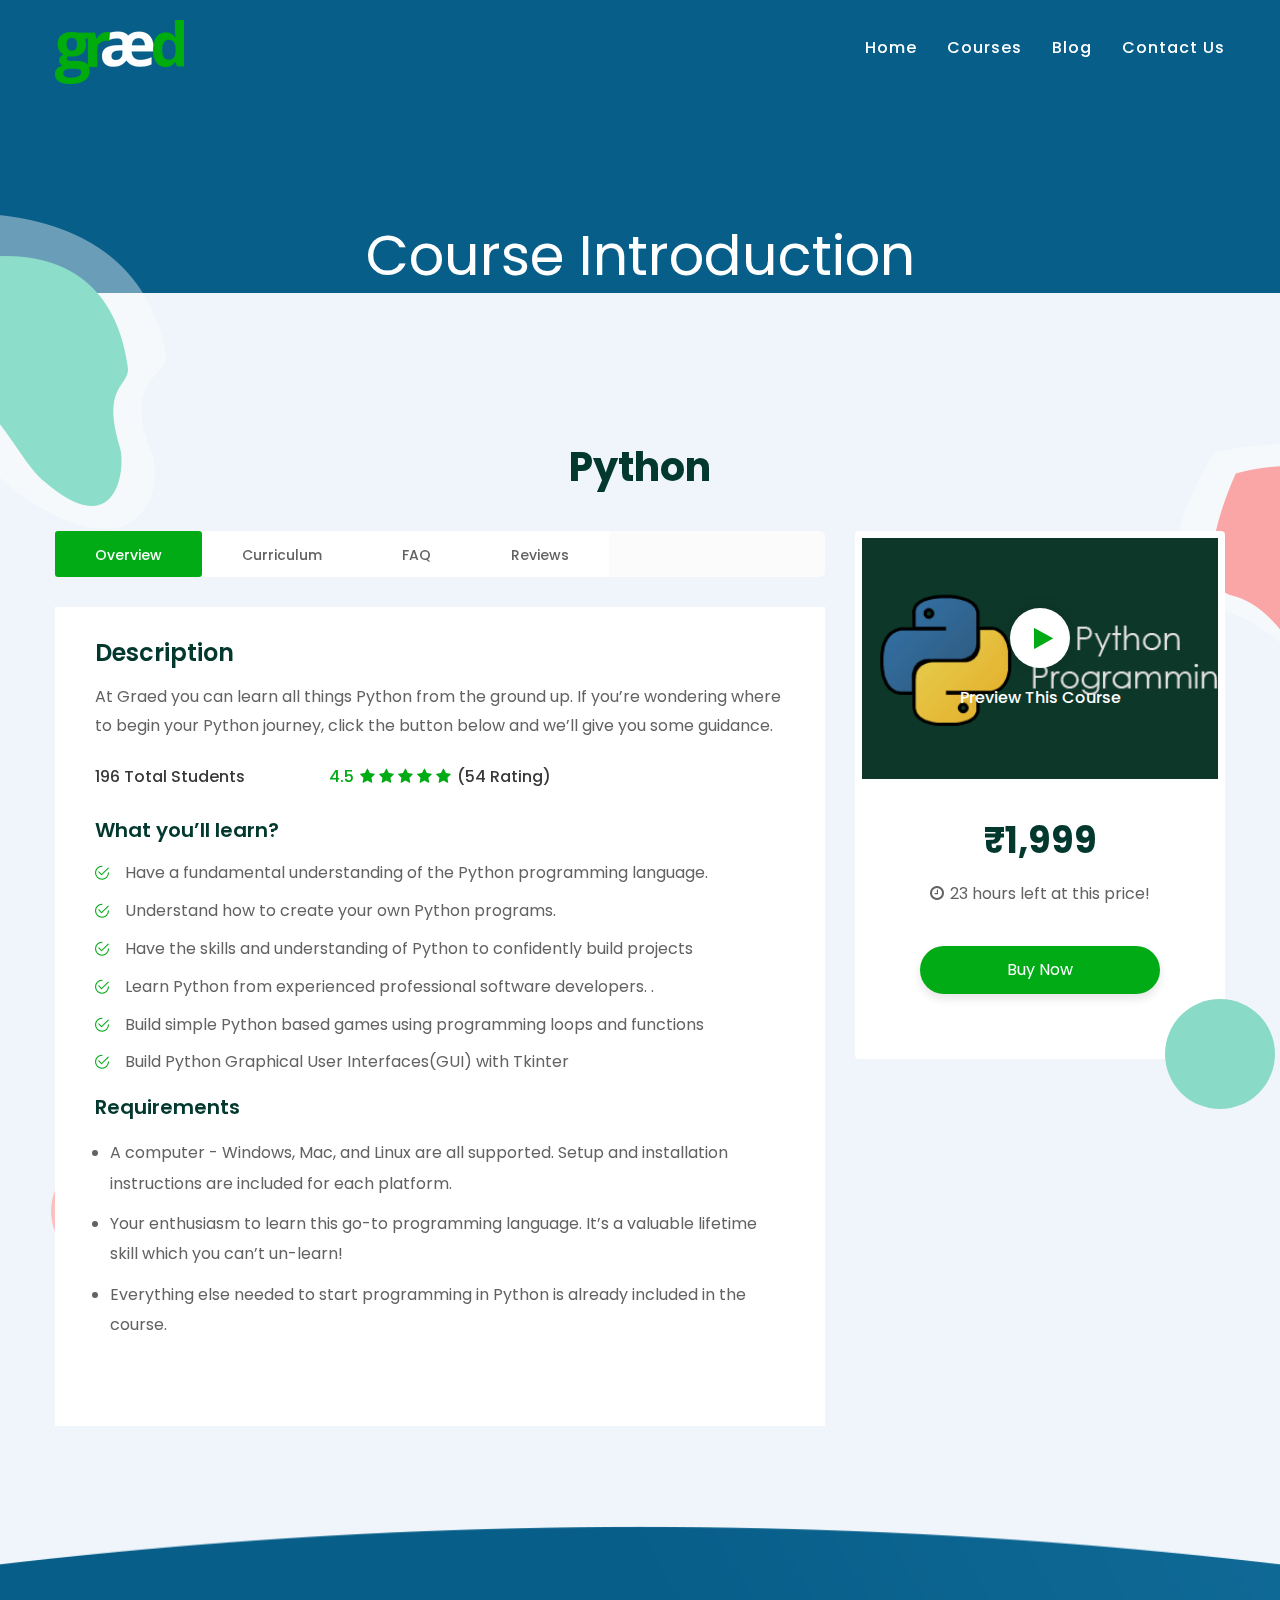
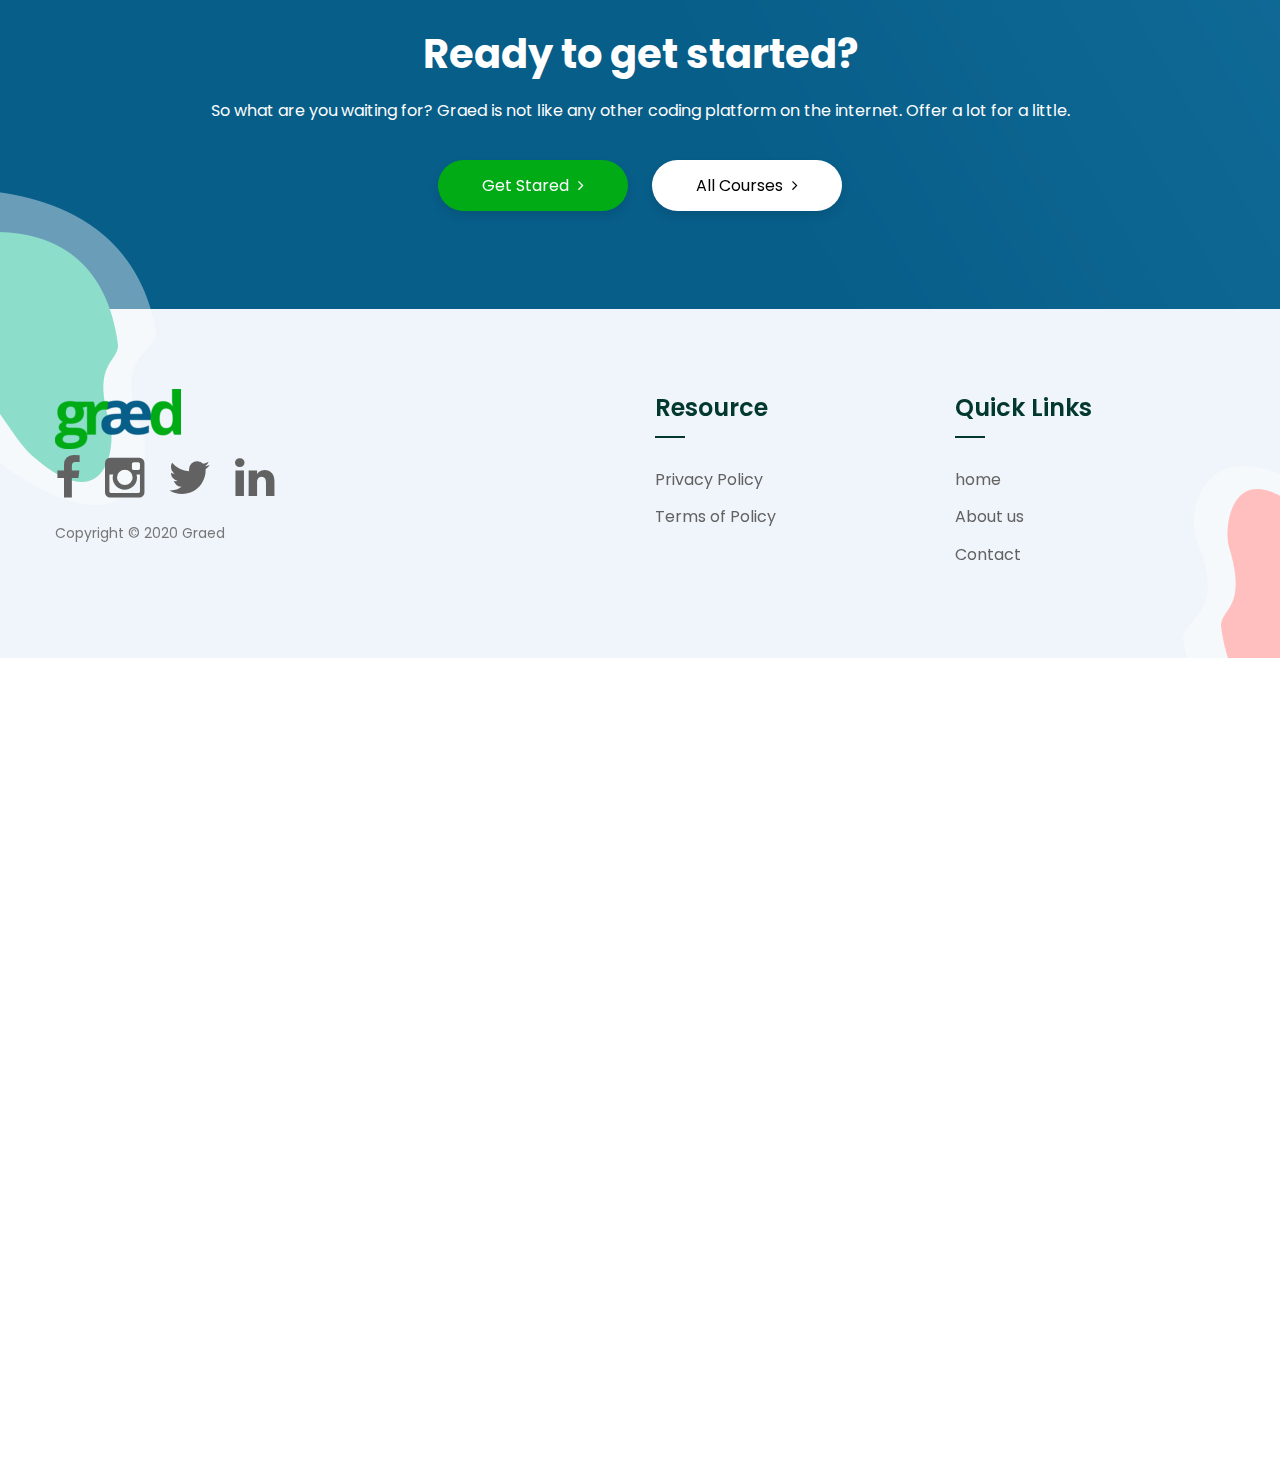
<file: course-python.html>
﻿<!DOCTYPE html>
<html>

<head>
	<meta charset="utf-8">
	<title>Python Intro</title>
	<!-- Stylesheets -->
	<link href="css\bootstrap.css" rel="stylesheet">
	<link href="css\main.css" rel="stylesheet">
	<link href="css\responsive.css" rel="stylesheet">

	<link rel="shortcut icon" href="images\favicon.png" type="image/x-icon">
	<link rel="icon" href="images\favicon.png" type="image/x-icon">

	<link
		href="https://fonts.googleapis.com/css2?family=Poppins:wght@300;400;500;600;700;800;900&family=Titillium+Web:wght@300;400;600;700;900&display=swap"
		rel="stylesheet">

	<!-- Responsive -->
	<meta http-equiv="X-UA-Compatible" content="IE=edge">
	<meta name="viewport" content="width=device-width, initial-scale=1.0, maximum-scale=1.0, user-scalable=0">

	<!--[if lt IE 9]><script src="https://cdnjs.cloudflare.com/ajax/libs/html5shiv/3.7.3/html5shiv.js"></script><![endif]-->
	<!--[if lt IE 9]><script src="js/respond.js"></script><![endif]-->
</head>

<body>

	<div class="page-wrapper">

		<!-- Preloader -->
		<div class="preloader"></div>

		<!-- Main Header-->
		<header class="main-header header-style-one">

			<!-- Header Upper -->
			<div class="header-upper">
				<div class="auto-container">
					<div class="clearfix">

						<div class="pull-left logo-box">
							<div class="logo"><a href="index.html"><img src="images\graed-lo.png	" alt=""
										title="Bootcamp"></a></div>
						</div>

						<div class="nav-outer clearfix">
							<!--Mobile Navigation Toggler-->
							<div class="mobile-nav-toggler"><span class="icon flaticon-menu"></span></div>
							<!-- Main Menu -->
							<nav class="main-menu show navbar-expand-md">
								<div class="navbar-header">
									<button class="navbar-toggler" type="button" data-toggle="collapse"
										data-target="#navbarSupportedContent" aria-controls="navbarSupportedContent"
										aria-expanded="false" aria-label="Toggle navigation">
										<span class="icon-bar"></span>
										<span class="icon-bar"></span>
										<span class="icon-bar"></span>
									</button>
								</div>

								<div class="navbar-collapse collapse clearfix" id="navbarSupportedContent">
									<ul class="navigation clearfix">
										<li><a href="index.html">Home</a>
											<!-- <ul>
												<li><a href="index.html">Home Page</a></li>
											</ul> -->
										</li>
										<!-- <li class="dropdown"><a href="#">Pages</a>
										<ul>
											<li><a href="price.html">Pricing</a></li>
											<li><a href="login.html">Login</a></li>
											<li><a href="register.html">Register</a></li>
											<li><a href="privacy.html">Privacy Policy</a></li>
											<li><a href="comming-soon.html">Coming Soon</a></li>
										</ul>
									</li> -->
										<li><a href="course.html">Courses</a>
											<!-- <ul> -->
											<!-- <li><a href="course.html">Courses As Grid</a></li> -->
											<!-- <li><a href="course-list.html">Courses As List</a></li>
											<li><a href="course-path.html">Course Topics</a></li>
											<li><a href="course-lesson.html">Course Lesson</a></li>-->
											<!-- <li><a href="course-detail.html">Course Details</a></li> -->
											<!-- </ul> -->
										</li>
										<!-- <li class="dropdown"><a href="#">Books</a>
                                        <ul>
                                            <li><a href="books.html">Books</a></li>
                                            <li><a href="books-detail.html">Book Detail</a></li>
                                        </ul>
									</li> -->
										<!-- <li> <a href="course-detail.html">Demo</a></li> -->
										<li> <a href="blog.html">Blog</a></li>
										<!-- <li class="dropdown"><a href="#">Blog</a>
											<ul>
												<li><a href="blog.html">Blog</a></li>
												<li><a href="blog-detail.html">Blog Detail</a></li>
											
											</ul>
										</li> -->

										<li><a href="contact.html">Contact Us</a></li>
									</ul>
								</div>

							</nav>

						</div>

					</div>
				</div>
			</div>
			<!-- End Header Upper -->

			<!-- Mobile Menu  -->
			<div class="mobile-menu">
				<div class="menu-backdrop"></div>
				<div class="close-btn"><span class="icon flaticon-multiply"></span></div>

				<nav class="menu-box">
					<div class="nav-logo"><a href="index.html"><img src="images\logo-5.png" alt="" title=""></a></div>
					<div class="menu-outer">
						<!--Here Menu Will Come Automatically Via Javascript / Same Menu as in Header-->
					</div>
				</nav>
			</div>
			<!-- End Mobile Menu -->

		</header>
		<!-- End Main Header -->

		<!-- Page Title -->
		<section class="page-title">
			<div class="auto-container">
				<h1>Course Introduction</h1>

				<!-- query form box script -->
				<div class="modal fade" id="modalLoginForm" tabindex="-1" role="dialog" aria-labelledby="myModalLabel"
					aria-hidden="true">
					<div class="modal-dialog" role="document">
						<div class="modal-content">
							<div class="modal-header text-center">
								<h4 class="modal-title w-100 font-weight-bold">Request a Callback for
									Registration</h4>
								<button type="button" class="close" data-dismiss="modal" aria-label="Close">
									<span aria-hidden="true">&times;</span>
								</button>
							</div>
							<!-- here -->

							<form action="https://send.pageclip.co/wNmsgjIu9RbPKycnSH79Xt1O7vGF4pNd"
								class="pageclip-form" method="post">
								<div class="modal-body mx-3">


									<div class="md-form mb-5">
										<input type="text" name="name" id="defaultForm-name"
											class="form-control validate" placeholder="Enter Student Name" required />
									</div>

									<div class="md-form mb-5">
										<input type="number" name="phone number" id="defaultForm-number"
											class="form-control validate" placeholder="Enter 10 Digits Mobile Number"
											maxlength="12" minlength="10" required />
									</div>

									<div class="md-form mb-5">
										<input type="number" name="student grade" id="defaultForm-grade"
											class="form-control validate" placeholder="Student Grade (3-12)" min="3"
											max="12" required />
									</div>

									<div class="md-form mb-5">
										<input type="email" name="email" id="defaultForm-grade"
											class="form-control validate" placeholder="Enter Email" required />
									</div>

									<div class="md-form mb-5">
										<input type="text" name="school name" id="defaultForm-grade"
											class="form-control validate" placeholder="Student School Name" required />
									</div>

								</div>
								<div class="modal-footer d-flex justify-content-center">
									<button type="submit" class="pageclip-form__submit btn btn-success">Confirm</button>
								</div>
							</form>
						</div>

					</div>
				</div>
				<!-- Search Boxed -->
				<!--<div class="search-boxed">
				<div class="search-box">
					<form method="post" action="contact.html">
						<div class="form-group">
							<input type="search" name="search-field" value="" placeholder="What do you want to learn?" required="">
							<button type="submit"><span class="icon fa fa-search"></span></button>
						</div>
					</form>
				</div>
			</div>-->

			</div>
		</section>
		<!--End Page Title-->

		<!-- Intro Courses -->
		<section class="intro-section">
			<div class="patern-layer-one paroller" data-paroller-factor="0.40" data-paroller-factor-lg="0.20"
				data-paroller-type="foreground" data-paroller-direction="vertical"
				style="background-image: url(images/icons/icon-1.png)"></div>
			<div class="patern-layer-two paroller" data-paroller-factor="0.40" data-paroller-factor-lg="-0.20"
				data-paroller-type="foreground" data-paroller-direction="vertical"
				style="background-image: url(images/icons/icon-2.png)"></div>
			<div class="circle-one"></div>
			<div class="auto-container">
				<div class="sec-title">
					<h2 style="text-align: center">Python</h2>
				</div>

				<div class="inner-container">
					<div class="row clearfix">

						<!-- Content Column -->
						<div class="content-column col-lg-8 col-md-12 col-sm-12">
							<div class="inner-column">

								<!-- Intro Info Tabs-->
								<div class="intro-info-tabs">
									<!-- Intro Tabs-->
									<div class="intro-tabs tabs-box">

										<!--Tab Btns-->
										<ul class="tab-btns tab-buttons clearfix">
											<li data-tab="#prod-overview" class="tab-btn active-btn">Overview</li>
											<li data-tab="#prod-curriculum" class="tab-btn">Curriculum</li>
											<!-- <li data-tab="#prod-announcement" class="tab-btn">Announcement</li> -->
											<li data-tab="#prod-faq" class="tab-btn">FAQ</li>
											<li data-tab="#prod-reviews" class="tab-btn">Reviews</li>
										</ul>

										<!--Tabs Container-->
										<div class="tabs-content">

											<!--Tab / Active Tab-->
											<div class="tab active-tab" id="prod-overview">
												<div class="content">

													<!-- Cource Overview -->
													<div class="course-overview">
														<div class="inner-box">
															<h4>Description
															</h4>
															<p>At Graed you can learn all things Python from the ground
																up. If you’re wondering where to begin your Python
																journey, click the button below and we’ll give you some
																guidance.
															</p>
															<ul class="student-list">
																<li>196 Total Students</li>
																<li><span class="theme_color">4.5</span> <span
																		class="fa fa-star"></span><span
																		class="fa fa-star"></span><span
																		class="fa fa-star"></span><span
																		class="fa fa-star"></span><span
																		class="fa fa-star"></span> (54 Rating)</li>
															</ul>
															<h3>What you’ll learn?</h3>
															<ul class="review-list">
																<li>Have a fundamental understanding of the Python
																	programming language.
																</li>
																<li>Understand how to create your own Python programs.
																</li>
																<li>Have the skills and understanding of Python to
																	confidently build projects</li>
																<li>Learn Python from experienced professional software
																	developers.
																	.</li>
																<li>Build simple Python based games using programming
																	loops and functions
																</li>
																<li>Build Python Graphical User Interfaces(GUI) with
																	Tkinter

																</li>


															</ul>
															<h3>Requirements</h3>
															<ul class="requirement-list">
																<li>A computer - Windows, Mac, and Linux are all
																	supported. Setup and installation instructions are
																	included for each platform.</li>
																<li>Your enthusiasm to learn this go-to programming
																	language. It’s a valuable lifetime skill which you
																	can’t un-learn!
																</li>
																<li>Everything else needed to start programming in
																	Python is already included in the course.
																</li>
																<!-- <li>Varius et commodo ut, ultricies vitae velit. Ut
																	nulla tellus.</li>
																<li>Phasellus enim magna, varius et commodo ut.</li> -->
															</ul>
															<!-- <h3>Instructors</h3> -->

															<div class="row clearfix">

																<!-- Student Block -->
																<!-- <div class="student-block col-lg-6 col-md-6 col-sm-12">
																	<div class="block-inner">
																		<div class="image">
																			<img src="images\resource\student-1.jpg"
																				alt="">
																		</div>
																		<h2>Stephane Smith</h2>
																		<div class="text">Certified instructor
																			Architecture& Developer</div>
																		<div class="social-box">
																			<a href="#"
																				class="fa fa-facebook-square"></a>
																			<a href="#"
																				class="fa fa-twitter-square"></a>
																			<a href="#"
																				class="fa fa-linkedin-square"></a>
																			<a href="#" class="fa fa-github"></a>
																		</div>
																		<a href="#" class="more">Know More <span
																				class="fa fa-angle-right"></span></a>
																	</div>
																</div> -->

																<!-- Student Block -->
																<!-- <div class="student-block col-lg-6 col-md-6 col-sm-12">
																	<div class="block-inner">
																		<div class="image">
																			<img src="images\resource\student-2.jpg"
																				alt="">
																		</div>
																		<h2>Marvin Zona</h2>
																		<div class="text">Certified instructor
																			Architecture& Developer</div>
																		<div class="social-box">
																			<a href="#"
																				class="fa fa-facebook-square"></a>
																			<a href="#"
																				class="fa fa-twitter-square"></a>
																			<a href="#"
																				class="fa fa-linkedin-square"></a>
																			<a href="#" class="fa fa-github"></a>
																		</div>
																		<a href="#" class="more">Know More <span
																				class="fa fa-angle-right"></span></a>
																	</div>
																</div> -->

															</div>

														</div>
													</div>

												</div>
											</div>

											<!-- Tab -->
											<div class="tab" id="prod-curriculum">
												<div class="content">



												</div>
											</div>

											<!-- Tab -->


											<!-- Tab -->
											<div class="tab" id="prod-faq">
												<div class="content">



												</div>
											</div>

											<!-- Tab -->
											<div class="tab" id="prod-reviews">
												<div class="content">

													<div class="cource-review-box">
														<h4>Shubham Rawat (Class 7)</h4>
														<div class="rating">
															<span class="total-rating">4.5</span> <span
																class="fa fa-star"></span><span
																class="fa fa-star"></span><span
																class="fa fa-star"></span><span
																class="fa fa-star"></span><span
																class="fa fa-star"></span>&ensp;
														</div>
														<div class="text">
															It was my first online course and in programming . It was
															very excellent experience and i want to thank team graed for
															the amazing course , as i've shown my apps to my school
															teachers and i got selected in school computer science team.
														</div>
														<ul class="like-option">
															<li><span class="icon fa fa-thumbs-o-up"></span></li>
															<li><span class="icon fa fa-thumbs-o-down"></span></li>
															<span class="report">Report</span>
														</ul>
													</div>

													<div class="cource-review-box">
														<h4>Kavya (class 6)</h4>
														<div class="rating">
															<span class="total-rating">4.5</span> <span
																class="fa fa-star"></span><span
																class="fa fa-star"></span><span
																class="fa fa-star"></span><span
																class="fa fa-star"></span><span
																class="fa fa-star"></span>&ensp;
														</div>
														<div class="text">Finally finished the course! Learned a lot and
															excited to learn more once I get the chance. graed has great
															teacher and their Q&A team is quick to answer most
															questions. Would definitely recommend!!!

														</div>
														<ul class="like-option">
															<li><span class="icon fa fa-thumbs-o-up"></span></li>
															<li><span class="icon fa fa-thumbs-o-down"></span></li>
															<span class="report">Report</span>
														</ul>
													</div>

													<!-- <div class="cource-review-box">
														<h4>Petey Cruiser</h4>
														<div class="rating">
															<span class="total-rating">4.5</span> <span
																class="fa fa-star"></span><span
																class="fa fa-star"></span><span
																class="fa fa-star"></span><span
																class="fa fa-star"></span><span
																class="fa fa-star"></span>&ensp; 256 Reviews
														</div>
														<div class="text">Phasellus enim magna, varius et commodo ut,
															ultricies vitae velit. Ut nulla tellus, eleifend euismod
															pellentesque vel, sagittis vel justo. In libero urna,
															venenatis sit amet ornare non, suscipit nec risus.</div>
														<div class="helpful">Was this review helpful?</div>
														<ul class="like-option">
															<li><span class="icon fa fa-thumbs-o-up"></span></li>
															<li><span class="icon fa fa-thumbs-o-down"></span></li>
															<span class="report">Report</span>
														</ul>
													</div> -->

													<!-- <div class="cource-review-box">
														<h4>Rick O'Shea</h4>
														<div class="rating">
															<span class="total-rating">4.5</span> <span
																class="fa fa-star"></span><span
																class="fa fa-star"></span><span
																class="fa fa-star"></span><span
																class="fa fa-star"></span><span
																class="fa fa-star"></span>&ensp; 256 Reviews
														</div>
														<div class="text">Phasellus enim magna, varius et commodo ut,
															ultricies vitae velit. Ut nulla tellus, eleifend euismod
															pellentesque vel, sagittis vel justo. In libero urna,
															venenatis sit amet ornare non, suscipit nec risus.</div>
														<div class="helpful">Was this review helpful?</div>
														<ul class="like-option">
															<li><span class="icon fa fa-thumbs-o-up"></span></li>
															<li><span class="icon fa fa-thumbs-o-down"></span></li>
															<span class="report">Report</span>
														</ul>

														<a href="#" class="more">View More</a>
													</div> -->

												</div>
											</div>

										</div>
									</div>
								</div>

							</div>
						</div>

						<!-- Video Column -->
						<div class="video-column col-lg-4 col-md-12 col-sm-12">
							<div class="inner-column sticky-top">

								<!-- Video Box -->
								<div class="intro-video" style="background-image: url(images/resource/python.png)">
									<a href="https://www.youtube.com/watch?v=r3fE6FQT82s"
										class="lightbox-image intro-video-box"><span class="fa fa-play"><i
												class="ripple"></i></span></a>
									<h4>Preview this course</h4>
								</div>
								<!-- End Video Box -->
								<div class="price">₹1,999</div>
								<div class="time-left">23 hours left at this price!</div>

								<!-- <a href="#" class="theme-btn btn-style-three"><span class="txt">Add To Cart <i
											class="fa fa-angle-right"></i></span></a> -->
								<!-- <a href="#" class="theme-btn btn-style-two"><span class="txt">Buy Now <i
											class="fa fa-angle-right"></i></span></a> -->

								<a href="" class="theme-btn btn-style-one txt" data-toggle="modal"
									data-target="#modalLoginForm">Buy Now</a>
							</div>
						</div>

					</div>
				</div>

			</div>
		</section>
		<!-- End intro Courses -->

		<!-- Call To Action Section Two -->
		<section class="call-to-action-section-two" style="background-image: url(images/background/3.png)">
			<div class="auto-container">
				<div class="content">
					<h2>Ready to get started?</h2>
					<div class="text">So what are you waiting for? Graed is not like any other coding platform on the
						internet. Offer a lot for a little.
					</div>
					<div class="buttons-box">
						<a href="course.html" class="theme-btn btn-style-one"><span class="txt">Get Stared <i
									class="fa fa-angle-right"></i></span></a>
						<a href="course.html" class="theme-btn btn-style-two"><span class="txt">All Courses <i
									class="fa fa-angle-right"></i></span></a>
					</div>
				</div>
			</div>
		</section>
		<!-- End Call To Action Section Two -->

		<footer class="main-footer">
			<!-- Pattern Layer -->
			<div class="pattern-layer paroller" data-paroller-factor="0.60" data-paroller-factor-lg="0.20"
				data-paroller-type="foreground" data-paroller-direction="vertical"
				style="background-image:url(images/icons/icon-1.png)"></div>
			<div class="pattern-layer-two data-paroller-factor=" 0.60"="" data-paroller-factor-lg="0.20"
				data-paroller-type="foreground" data-paroller-direction="vertical"
				style="background-image:url(images/icons/icon-3.png)"></div>
			<div class="auto-container">

				<!-- Widgets Section -->
				<div class="widgets-section">
					<div class="row clearfix">

						<!-- Big Column -->
						<div class="big-column col-lg-6 col-md-12 col-sm-12">
							<div class="row clearfix">

								<!--Footer Column-->
								<div class="footer-column col-lg-7 col-md-6 col-sm-12">
									<div class="footer-widget logo-widget">
										<div class="logo">
											<a href="index.html"><img src="images\graed.png" alt=""></a>
										</div>

										<div class="social-box">
											<a href="#" class="fa fa-facebook" style="font-size:46px"></a>
											<a href="#" class="fa fa-instagram" style="font-size:46px"></a>
											<a href="#" class="fa fa-twitter" style="font-size:46px"></a>
											<a href="#" class="fa fa-linkedin" style="font-size:46px"></a>

										</div>
										<div class="copyright">Copyright &copy; 2020 Graed</div>
									</div>
								</div>

								<!--Footer Column-->
								<!-- <div class="footer-column col-lg-5 col-md-6 col-sm-12">
                                <div class="footer-widget links-widget">
									<h4>About Us</h4>
									<ul class="links-widget">
										<li><a href="#">Afficiates</a></li>
										<li><a href="#">Partners</a></li>
										<li><a href="#">Reviews</a></li>
										<li><a href="#">Blogs</a></li>
										<li><a href="#">Newsletter</a></li>
									</ul>
								</div>
							</div> -->

							</div>
						</div>

						<!-- Big Column -->
						<div class="big-column col-lg-6 col-md-12 col-sm-12">
							<div class="row clearfix">

								<!--Footer Column-->
								<div class="footer-column col-lg-6 col-md-6 col-sm-12">
									<div class="footer-widget links-widget">
										<h4>Resource</h4>
										<ul class="links-widget">
											<li><a href="#">Privacy Policy</a></li>
											<!-- <li><a href="#">Support Area</a></li>
											<li><a href="#">Documentations</a></li>
											<li><a href="#">How it works</a></li> -->
											<li><a href="#">Terms of Policy</a></li>
										</ul>
									</div>
								</div>

								<!--Footer Column-->
								<div class="footer-column col-lg-6 col-md-6 col-sm-12">
									<div class="footer-widget links-widget">
										<h4>Quick Links</h4>
										<ul class="links-widget">
											<li><a href="#">home</a></li>
											<li><a href="#">About us</a></li>
											<li><a href="#">Contact</a></li>
										</ul>
									</div>
								</div>

							</div>
						</div>

					</div>
				</div>

			</div>
		</footer>

	</div>
	<!--End pagewrapper-->

	<!--Scroll to top-->
	<div class="scroll-to-top scroll-to-target" data-target="html"><span class="fa fa-arrow-circle-up"></span></div>

	<script src="js\jquery.js"></script>
	<script src="js\popper.min.js"></script>
	<script src="js\jquery.scrollTo.js"></script>
	<script src="js\bootstrap.min.js"></script>
	<script src="js\jquery.mCustomScrollbar.concat.min.js"></script>
	<script src="js\jquery.fancybox.js"></script>
	<script src="js\appear.js"></script>
	<script src="js\swiper.min.js"></script>
	<script src="js\element-in-view.js"></script>
	<script src="js\jquery.paroller.min.js"></script>
	<script src="js\parallax.min.js"></script>
	<script src="js\tilt.jquery.min.js"></script>
	<!--Master Slider-->
	<script src="js\jquery.easing.min.js"></script>
	<script src="js\owl.js"></script>
	<script src="js\wow.js"></script>
	<script src="js\jquery-ui.js"></script>
	<script src="js\script.js"></script>

</body>

</html>
</file>
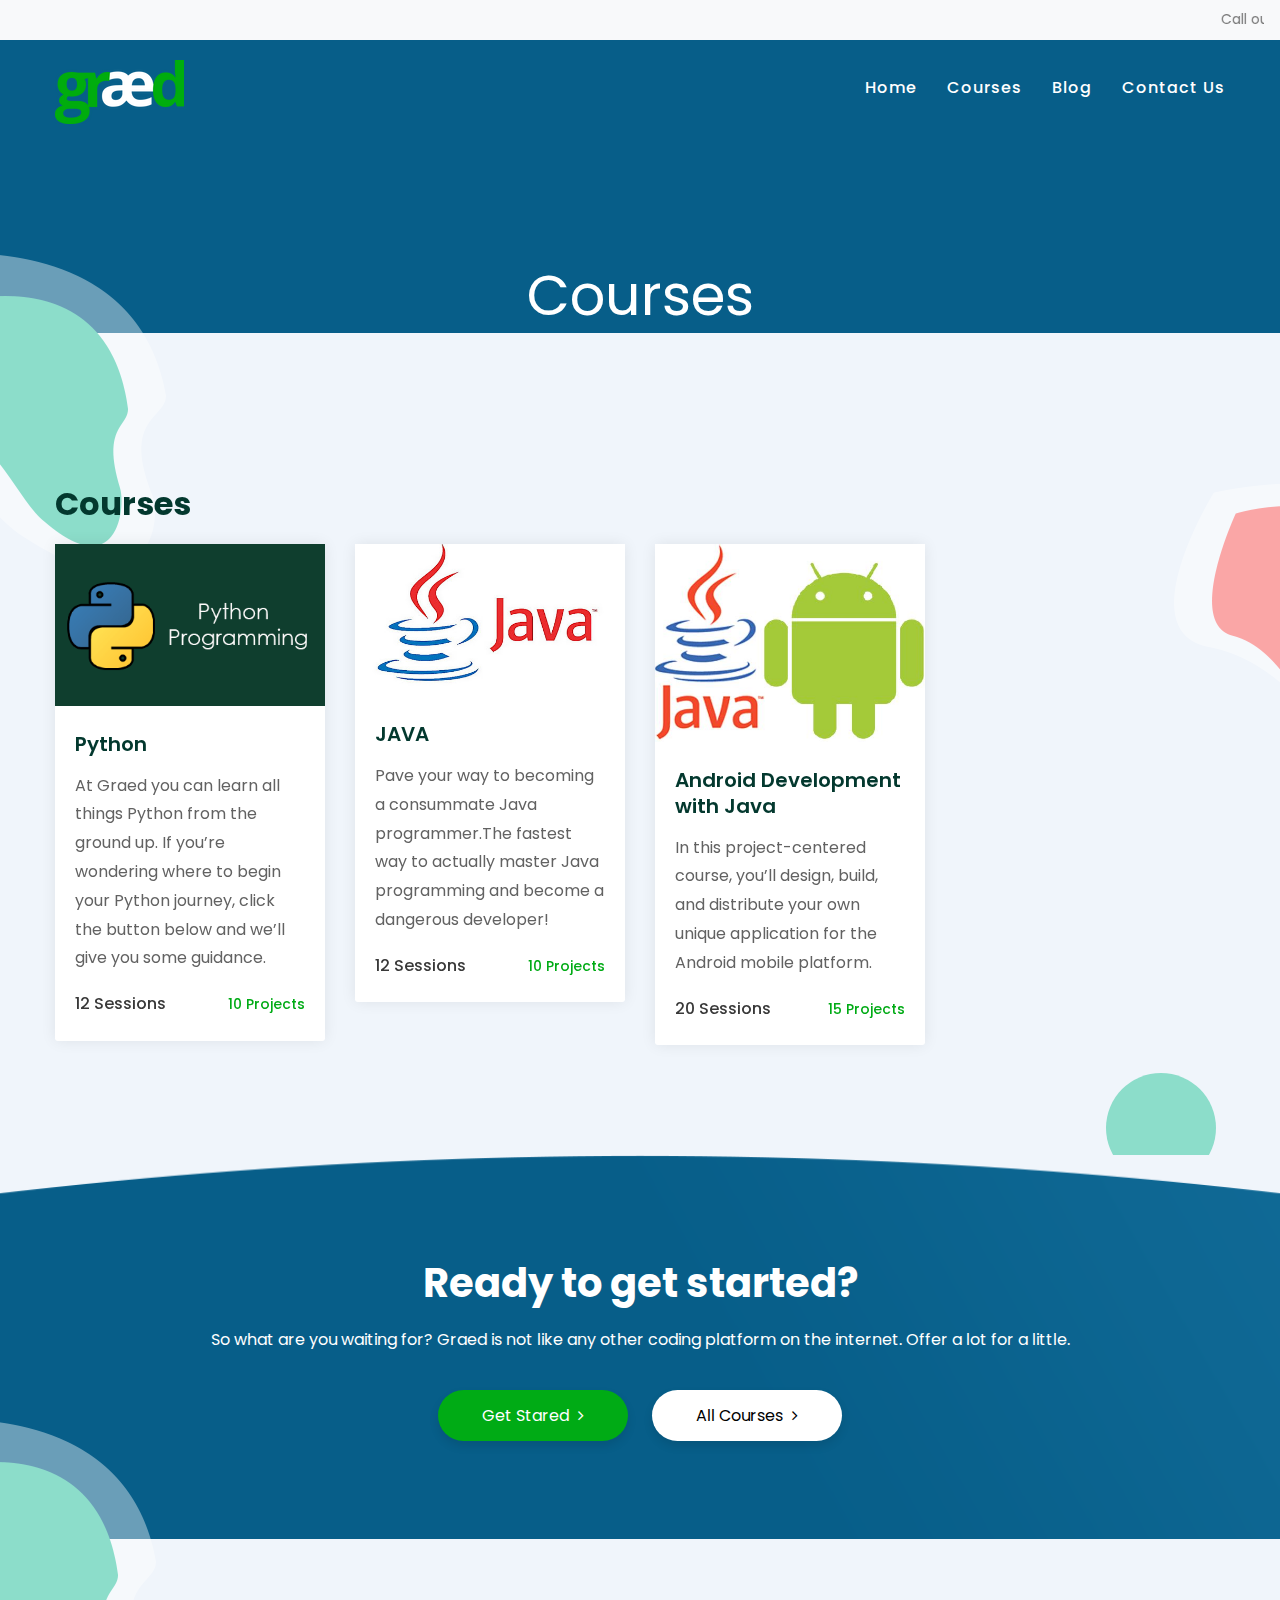
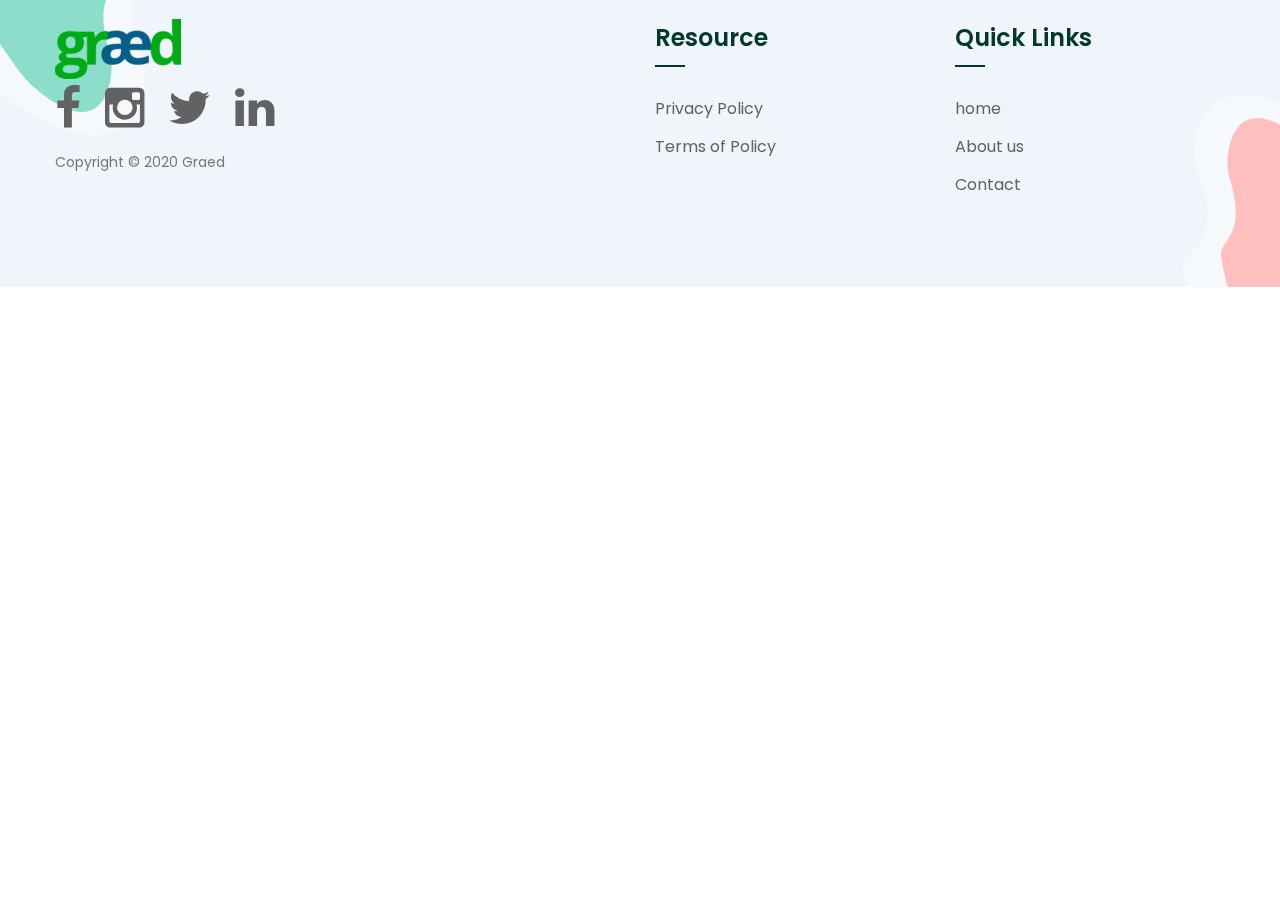
<file: course.html>
﻿<!DOCTYPE html>
<html>

<head>
	<meta charset="utf-8">
	<title>Courses</title>
	<!-- Stylesheets -->
	<link href="css\bootstrap.css" rel="stylesheet">
	<link href="css\main.css" rel="stylesheet">
	<link href="css\responsive.css" rel="stylesheet">

	<link rel="shortcut icon" href="images\favicon.png" type="image/x-icon">
	<link rel="icon" href="images\favicon.png" type="image/x-icon">

	<link
		href="https://fonts.googleapis.com/css2?family=Poppins:wght@300;400;500;600;700;800;900&family=Titillium+Web:wght@300;400;600;700;900&display=swap"
		rel="stylesheet">

	<!-- Responsive -->
	<meta http-equiv="X-UA-Compatible" content="IE=edge">
	<meta name="viewport" content="width=device-width, initial-scale=1.0, maximum-scale=1.0, user-scalable=0">

	<!--[if lt IE 9]><script src="https://cdnjs.cloudflare.com/ajax/libs/html5shiv/3.7.3/html5shiv.js"></script><![endif]-->
	<!--[if lt IE 9]><script src="js/respond.js"></script><![endif]-->
</head>

<body>

	<div class="page-wrapper">

		<!-- Preloader -->
		<div class="preloader"></div>

		<nav class="navbar navbar-light bg-light">

			<marquee scrollamount=5>Call our experts today +91-9953762614 | email us at graedinfo@gmail.com | Call our
				experts today +91-9953762614 | email us at graedinfo@gmail.com</marquee>

		</nav>

		<!-- Copy start for nav bar -->

		<!-- Main Header-->
		<header class="main-header header-style-one">

			<!-- Header Upper -->
			<div class="header-upper">
				<div class="auto-container">
					<div class="clearfix">

						<div class="pull-left logo-box">
							<div class="logo"><a href="index.html"><img src="images\graed-lo.png	" alt=""
										title="Bootcamp"></a></div>
						</div>

						<div class="nav-outer clearfix">
							<!--Mobile Navigation Toggler-->
							<div class="mobile-nav-toggler"><span class="icon flaticon-menu"></span></div>
							<!-- Main Menu -->
							<nav class="main-menu show navbar-expand-md">
								<div class="navbar-header">
									<button class="navbar-toggler" type="button" data-toggle="collapse"
										data-target="#navbarSupportedContent" aria-controls="navbarSupportedContent"
										aria-expanded="false" aria-label="Toggle navigation">
										<span class="icon-bar"></span>
										<span class="icon-bar"></span>
										<span class="icon-bar"></span>
									</button>
								</div>

								<div class="navbar-collapse collapse clearfix" id="navbarSupportedContent">
									<ul class="navigation clearfix">
										<li><a href="index.html">Home</a>
											<!-- <ul>
												<li><a href="index.html">Home Page</a></li>
											</ul> -->
										</li>
										<!-- <li class="dropdown"><a href="#">Pages</a>
										<ul>
											<li><a href="price.html">Pricing</a></li>
											<li><a href="login.html">Login</a></li>
											<li><a href="register.html">Register</a></li>
											<li><a href="privacy.html">Privacy Policy</a></li>
											<li><a href="comming-soon.html">Coming Soon</a></li>
										</ul>
									</li> -->
										<li><a href="course.html">Courses</a>
											<!-- <ul> -->
											<!-- <li><a href="course.html">Courses As Grid</a></li> -->
											<!-- <li><a href="course-list.html">Courses As List</a></li>
											<li><a href="course-path.html">Course Topics</a></li>
											<li><a href="course-lesson.html">Course Lesson</a></li>-->
											<!-- <li><a href="course-detail.html">Course Details</a></li> -->
											<!-- </ul> -->
										</li>
										<!-- <li class="dropdown"><a href="#">Books</a>
                                        <ul>
                                            <li><a href="books.html">Books</a></li>
                                            <li><a href="books-detail.html">Book Detail</a></li>
                                        </ul>
									</li> -->
										<!-- <li> <a href="course-python.html">Demo</a></li> -->
										<li> <a href="blog.html">Blog</a></li>
										<!-- <li class="dropdown"><a href="#">Blog</a>
											<ul>
												<li><a href="blog.html">Blog</a></li>
												<li><a href="blog-detail.html">Blog Detail</a></li>
												
											</ul>
										</li> -->

										<li><a href="contact.html">Contact Us</a></li>
									</ul>
								</div>

							</nav>

						</div>

					</div>
				</div>
			</div>
			<!-- End Header Upper -->

			<!-- Mobile Menu  -->
			<div class="mobile-menu">
				<div class="menu-backdrop"></div>
				<div class="close-btn"><span class="icon flaticon-multiply"></span></div>

				<nav class="menu-box">
					<div class="nav-logo"><a href="index.html"><img src="images\logo-5.png" alt="" title=""></a></div>
					<div class="menu-outer">
						<!--Here Menu Will Come Automatically Via Javascript / Same Menu as in Header-->
					</div>
				</nav>
			</div>
			<!-- End Mobile Menu -->

		</header>

		<!-- copy end for nav bar	-->

		<!-- End Main Header -->

		<!-- Page Title -->
		<section class="page-title">
			<div class="auto-container">
				<h1>Courses</h1>

				<!-- Search Boxed -->
				<!--<div class="search-boxed">
				<div class="search-box">
					<form method="post" action="contact.html">
						<div class="form-group">
							<input type="search" name="search-field" value="" placeholder="What do you want to learn?" required="">
							<button type="submit"><span class="icon fa fa-search"></span></button>
						</div>
					</form>
				</div>
			</div>-->

			</div>
		</section>
		<!--End Page Title-->

		<!--Sidebar Page Container-->
		<div class="sidebar-page-container">
			<div class="patern-layer-one paroller" data-paroller-factor="0.40" data-paroller-factor-lg="0.20"
				data-paroller-type="foreground" data-paroller-direction="vertical"
				style="background-image: url(images/icons/icon-1.png)"></div>
			<div class="patern-layer-two paroller" data-paroller-factor="0.40" data-paroller-factor-lg="-0.20"
				data-paroller-type="foreground" data-paroller-direction="vertical"
				style="background-image: url(images/icons/icon-2.png)"></div>
			<div class="circle-one"></div>
			<div class="circle-two"></div>
			<div class="auto-container">
				<div class="row clearfix">

					<!-- Content Side -->
					<div class="content-side col-lg-9 col-md-12 col-sm-12">
						<div class="our-courses">

							<!-- Options View -->
							<div class="options-view">
								<div class="clearfix">
									<div class="pull-left">
										<h3 class="text-center">Courses</h3>
									</div>
									<div class="pull-right clearfix">
										<!-- List View -->
										<!-- <ul class="list-view">
											<li class="active"><a href="course.html"><span
														class="icon flaticon-grid"></span></a></li>
											<li><a href="course-list.html"><span
														class="icon flaticon-list-1"></span></a></li>
										</ul> -->

										<!-- Type Form -->
										<!-- <div class="type-form">
											<form method="post" action="index.html">  -->

										<!-- Form Group -->
										<!-- <div class="form-group">
													<select class="custom-select-box">
														<option>Newest</option>
														<option>Old</option>
													</select>
												</div>

											</form>
										</div>  -->

									</div>
								</div>
							</div>

							<div class="row clearfix">

								<!-- Cource Block Two -->
								<div class="cource-block-two col-lg-4 col-md-6 col-sm-12">
									<div class="inner-box">
										<div class="image">
											<a href="course-python.html"><img src="images\resource\python.png"
													alt=""></a>
										</div>
										<div class="lower-content">
											<h5><a href="course-python.html">Python</a></h5>
											<div class="text">At Graed you can learn all things Python from the ground
												up. If you’re wondering where to begin your
												Python journey, click the button below and we’ll give you some guidance.
											</div>
											<div class="clearfix">
												<div class="pull-left">
													<div class="students">12 Sessions</div>
												</div>
												<div class="pull-right">
													<div class="hours">10 Projects</div>
												</div>
											</div>
										</div>
									</div>
								</div>

								<!-- Cource Block Two -->
								<!-- <div class="cource-block-two col-lg-4 col-md-6 col-sm-12">
									<div class="inner-box">
										<div class="image">
											<a href="course-detail.html"><img src="images\resource\web-dev.jpg"
													alt=""></a>
										</div>
										<div class="lower-content">
											<h5><a href="course-detail.html">Web Development</a></h5>
											<div class="text">From an absolute beginner, to a certified Web developer,
												this course will teach you the ABC&#39;s of Web
												development. Click the button below for a detailed overview.</div>
											<div class="clearfix">
												<div class="pull-left">
													<div class="students">20 Sessions</div>
												</div>
												<div class="pull-right">
													<div class="hours">10 Projects</div>
												</div>
											</div>
										</div>
									</div>
								</div> -->

								<!-- Cource Block Two -->
								<!-- <div class="cource-block-two col-lg-4 col-md-6 col-sm-12">
									<div class="inner-box">
										<div class="image">
											<a href="course-python.html"><img src="images\resource\game.jpg" alt=""></a>
										</div>
										<div class="lower-content">
											<h5><a href="course-python.html">Game Development with Python</a></h5>
											<div class="text">In this course we’ll look at how we can use Python to
												create a 2D game. With game development, you often have quite a bit of
												logic, mathematics, physics. Not only this, but the
												topic is games, so it can be very fun.</div>
											<div class="clearfix">
												<div class="pull-left">
													<div class="students">20 Sessions</div>
												</div>
												<div class="pull-right">
													<div class="hours">15 Projects</div>
												</div>
											</div>
										</div>
									</div>
								</div> -->

								<br>

								<div class="cource-block-two col-lg-4 col-md-6 col-sm-12">
									<div class="inner-box">
										<div class="image">
											<a href="course-java.html"><img src="images\resource\java.jpg" alt=""></a>
										</div>
										<div class="lower-content">
											<h5><a href="course-java.html">JAVA</a></h5>
											<div class="text">Pave your way to becoming a consummate Java programmer.The
												fastest way to actually master Java
												programming and become a dangerous developer!</div>
											<div class="clearfix">
												<div class="pull-left">
													<div class="students">12 Sessions</div>
												</div>
												<div class="pull-right">
													<div class="hours">10 Projects</div>
												</div>
											</div>
										</div>
									</div>
								</div>

								<div class="cource-block-two col-lg-4 col-md-6 col-sm-12">
									<div class="inner-box">
										<div class="image">
											<a href="course-android.html"><img src="images\resource\android.jpg"
													alt=""></a>
										</div>
										<div class="lower-content">
											<h5><a href="course-android.html">Android Development with Java</a></h5>

											<div class="text">In this project-centered course, you’ll design, build,
												and distribute your own unique application for the Android mobile
												platform.
											</div>
											<div class="clearfix">
												<div class="pull-left">
													<div class="students">20 Sessions</div>
												</div>
												<div class="pull-right">
													<div class="hours">15 Projects</div>
												</div>
											</div>
										</div>
									</div>
								</div>






								<!-- Cource Block Two -->




							</div>

						</div>

					</div>

					<!-- Sidebar Side -->


				</div>

				<!-- Post Share Options -->


			</div>
		</div>



		<!-- Call To Action Section Two -->
		<section class="call-to-action-section-two" style="background-image: url(images/background/3.png)">
			<div class="auto-container">
				<div class="content">
					<h2>Ready to get started?</h2>
					<div class="text">So what are you waiting for? Graed is not like any other coding platform on the
						internet. Offer a lot for a little.
					</div>
					<div class="buttons-box">
						<a href="course.html" class="theme-btn btn-style-one"><span class="txt">Get Stared <i
									class="fa fa-angle-right"></i></span></a>
						<a href="course.html" class="theme-btn btn-style-two"><span class="txt">All Courses <i
									class="fa fa-angle-right"></i></span></a>
					</div>
				</div>
			</div>
		</section>
		<!-- End Call To Action Section Two -->

		<footer class="main-footer">
			<!-- Pattern Layer -->
			<div class="pattern-layer paroller" data-paroller-factor="0.60" data-paroller-factor-lg="0.20"
				data-paroller-type="foreground" data-paroller-direction="vertical"
				style="background-image:url(images/icons/icon-1.png)"></div>
			<div class="pattern-layer-two data-paroller-factor=" 0.60"="" data-paroller-factor-lg="0.20"
				data-paroller-type="foreground" data-paroller-direction="vertical"
				style="background-image:url(images/icons/icon-3.png)"></div>
			<div class="auto-container">

				<!-- Widgets Section -->
				<div class="widgets-section">
					<div class="row clearfix">

						<!-- Big Column -->
						<div class="big-column col-lg-6 col-md-12 col-sm-12">
							<div class="row clearfix">

								<!--Footer Column-->
								<div class="footer-column col-lg-7 col-md-6 col-sm-12">
									<div class="footer-widget logo-widget">
										<div class="logo">
											<a href="index.html"><img src="images\graed.png" alt=""></a>
										</div>

										<div class="social-box">
											<a href="#" class="fa fa-facebook" style="font-size:46px"></a>
											<a href="#" class="fa fa-instagram" style="font-size:46px"></a>
											<a href="#" class="fa fa-twitter" style="font-size:46px"></a>
											<a href="#" class="fa fa-linkedin" style="font-size:46px"></a>

										</div>
										<div class="copyright">Copyright &copy; 2020 Graed</div>
									</div>
								</div>

								<!--Footer Column-->
								<!-- <div class="footer-column col-lg-5 col-md-6 col-sm-12">
                                <div class="footer-widget links-widget">
									<h4>About Us</h4>
									<ul class="links-widget">
										<li><a href="#">Afficiates</a></li>
										<li><a href="#">Partners</a></li>
										<li><a href="#">Reviews</a></li>
										<li><a href="#">Blogs</a></li>
										<li><a href="#">Newsletter</a></li>
									</ul>
								</div>
							</div> -->

							</div>
						</div>

						<!-- Big Column -->
						<div class="big-column col-lg-6 col-md-12 col-sm-12">
							<div class="row clearfix">

								<!--Footer Column-->
								<div class="footer-column col-lg-6 col-md-6 col-sm-12">
									<div class="footer-widget links-widget">
										<h4>Resource</h4>
										<ul class="links-widget">
											<li><a href="privacy.html">Privacy Policy</a></li>
											<!-- <li><a href="#">Support Area</a></li>
											<li><a href="#">Documentations</a></li>
											<li><a href="#">How it works</a></li> -->
											<li><a href="refund.html">Terms of Policy</a></li>
										</ul>
									</div>
								</div>

								<!--Footer Column-->
								<div class="footer-column col-lg-6 col-md-6 col-sm-12">
									<div class="footer-widget links-widget">
										<h4>Quick Links</h4>
										<ul class="links-widget">
											<li><a href="index.html">home</a></li>
											<li><a href="index.html">About us</a></li>
											<li><a href="contact.html">Contact</a></li>
										</ul>
									</div>
								</div>

							</div>
						</div>

					</div>
				</div>

			</div>
		</footer>

	</div>
	<!--End pagewrapper-->

	<!--Scroll to top-->
	<div class="scroll-to-top scroll-to-target" data-target="html"><span class="fa fa-arrow-circle-up"></span></div>

	<script src="js\jquery.js"></script>
	<script src="js\popper.min.js"></script>
	<script src="js\jquery.scrollTo.js"></script>
	<script src="js\bootstrap.min.js"></script>
	<script src="js\jquery.mCustomScrollbar.concat.min.js"></script>
	<script src="js\jquery.fancybox.js"></script>
	<script src="js\appear.js"></script>
	<script src="js\swiper.min.js"></script>
	<script src="js\element-in-view.js"></script>
	<script src="js\jquery.paroller.min.js"></script>
	<script src="js\parallax.min.js"></script>
	<script src="js\tilt.jquery.min.js"></script>
	<!--Master Slider-->
	<script src="js\jquery.easing.min.js"></script>
	<script src="js\owl.js"></script>
	<script src="js\wow.js"></script>
	<script src="js\jquery-ui.js"></script>
	<script src="js\script.js"></script>

</body>

</html>
</file>
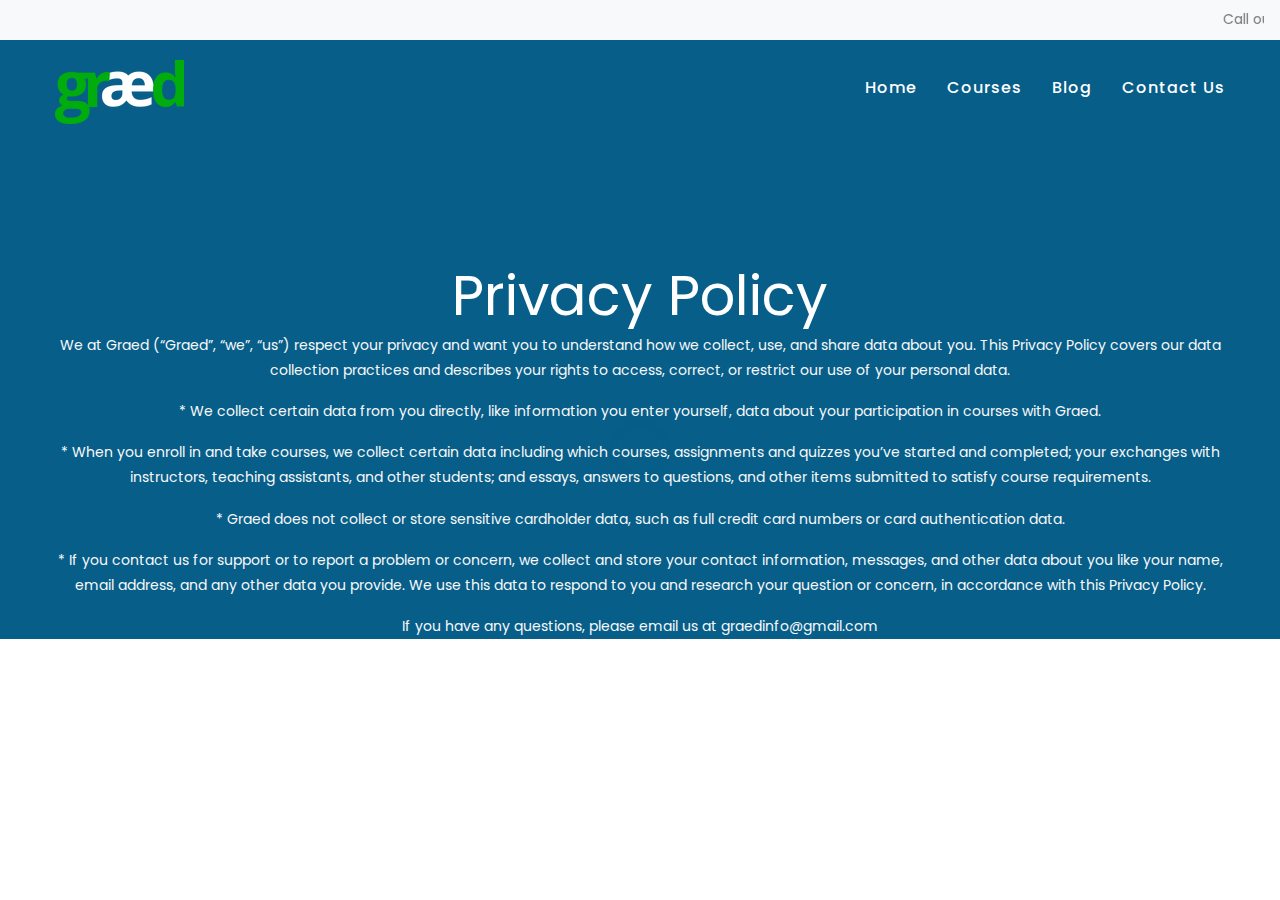
<file: privacy.html>
<!DOCTYPE html>
<html>

<head>
    <meta charset="utf-8">
    <title>graed-privacy</title>
    <!-- Stylesheets -->
    <link href="css\bootstrap.css" rel="stylesheet">
    <link href="css\main.css" rel="stylesheet">
    <link href="css\responsive.css" rel="stylesheet">

    <link rel="shortcut icon" href="images\favicon.png" type="image/x-icon">
    <link rel="icon" href="images\favicon.png" type="image/x-icon">

    <link
        href="https://fonts.googleapis.com/css2?family=Poppins:wght@300;400;500;600;700;800;900&family=Titillium+Web:wght@300;400;600;700;900&display=swap"
        rel="stylesheet">

    <!-- Responsive -->
    <meta http-equiv="X-UA-Compatible" content="IE=edge">
    <meta name="viewport" content="width=device-width, initial-scale=1.0, maximum-scale=1.0, user-scalable=0">

    <!--[if lt IE 9]><script src="https://cdnjs.cloudflare.com/ajax/libs/html5shiv/3.7.3/html5shiv.js"></script><![endif]-->
    <!--[if lt IE 9]><script src="js/respond.js"></script><![endif]-->
</head>

<body>



    <div class="page-wrapper">


        <!-- Preloader -->
        <div class="preloader"></div>

        <nav class="navbar navbar-light bg-light">

            <marquee scrollamount=5>Call our experts today +91-9953762614 | email us at graedinfo@gmail.com | Call our
                experts today +91-9953762614 | email us at graedinfo@gmail.com</marquee>

        </nav>

        <!-- Main Header-->
        <header class="main-header header-style-one">

            <!-- Header Upper -->
            <div class="header-upper">
                <div class="auto-container">
                    <div class="clearfix">

                        <div class="pull-left logo-box">
                            <div class="logo"><a href="index.html"><img src="images\graed-lo.png	" alt=""
                                        title="Bootcamp"></a></div>
                        </div>

                        <div class="nav-outer clearfix">
                            <!--Mobile Navigation Toggler-->
                            <div class="mobile-nav-toggler"><span class="icon flaticon-menu"></span></div>
                            <!-- Main Menu -->
                            <nav class="main-menu show navbar-expand-md">
                                <div class="navbar-header">
                                    <button class="navbar-toggler" type="button" data-toggle="collapse"
                                        data-target="#navbarSupportedContent" aria-controls="navbarSupportedContent"
                                        aria-expanded="false" aria-label="Toggle navigation">
                                        <span class="icon-bar"></span>
                                        <span class="icon-bar"></span>
                                        <span class="icon-bar"></span>
                                    </button>
                                </div>

                                <div class="navbar-collapse collapse clearfix" id="navbarSupportedContent">
                                    <ul class="navigation clearfix">
                                        <li><a href="index.html">Home</a>
                                            <!-- <ul>
                                                <li><a href="index.html">Home Page</a></li>
                                            </ul> -->
                                        </li>
                                        <!-- <li class="dropdown"><a href="#">Pages</a>
                                        <ul>
                                            <li><a href="price.html">Pricing</a></li>
                                            <li><a href="login.html">Login</a></li>
                                            <li><a href="register.html">Register</a></li>
                                            <li><a href="privacy.html">Privacy Policy</a></li>
                                            <li><a href="comming-soon.html">Coming Soon</a></li>
                                        </ul>
                                    </li> -->
                                        <li><a href="course.html">Courses</a>
                                            <!-- <ul> -->
                                            <!-- <li><a href="course.html">Courses As Grid</a></li> -->
                                            <!-- <li><a href="course-list.html">Courses As List</a></li>
                                            <li><a href="course-path.html">Course Topics</a></li>
                                            <li><a href="course-lesson.html">Course Lesson</a></li>-->
                                            <!-- <li><a href="course-detail.html">Course Details</a></li> -->
                                            <!-- </ul> -->
                                        </li>
                                        <!-- <li class="dropdown"><a href="#">Books</a>
                                        <ul>
                                            <li><a href="books.html">Books</a></li>
                                            <li><a href="books-detail.html">Book Detail</a></li>
                                        </ul>
                                    </li> -->
                                        <!-- <li> <a href="course-detail.html">Demo</a></li> -->
                                        <li> <a href="blog.html">Blog</a></li>
                                        <!-- <li class="dropdown"><a href="#">Blog</a>
                                            <ul>
                                                <li><a href="blog.html">Blog</a></li>
                                                <li><a href="blog-detail.html">Blog Detail</a></li>
                                                
                                            </ul>
                                        </li> -->

                                        <li><a href="contact.html">Contact Us</a></li>
                                    </ul>
                                </div>

                            </nav>

                        </div>

                    </div>
                </div>
            </div>
            <!-- End Header Upper -->

            <!-- Mobile Menu  -->
            <div class="mobile-menu">
                <div class="menu-backdrop"></div>
                <div class="close-btn"><span class="icon flaticon-multiply"></span></div>

                <nav class="menu-box">
                    <div class="nav-logo"><a href="index.html"><img src="images\logo-5.png" alt="" title=""></a></div>
                    <div class="menu-outer">
                        <!--Here Menu Will Come Automatically Via Javascript / Same Menu as in Header-->
                    </div>
                </nav>
            </div>
            <!-- End Mobile Menu -->

        </header>
        <!-- End Main Header -->

        <!-- Page Title -->
        <section class="page-title">
            <div class="auto-container">

                <h1>Privacy Policy</h1>

                <p class="text-light">
                    We at Graed (“Graed”, “we”, “us”) respect your privacy and want you to understand how we collect,
                    use, and share data about you. This Privacy Policy covers our data collection practices and
                    describes your rights to access, correct, or restrict our use of your personal data.

                </p>

                <p class="text-light">
                    * We collect certain data from you directly, like information you enter yourself, data about your
                    participation in courses with Graed.

                </p>

                <p class="text-light">
                    * When you enroll in and take courses, we collect certain data including which courses, assignments
                    and quizzes you’ve started and completed; your exchanges with instructors, teaching assistants, and
                    other students; and essays, answers to questions, and other items submitted to satisfy course
                    requirements.

                </p>
                <p class="text-light">
                    * Graed does not collect or store sensitive cardholder data, such as full credit card numbers or
                    card authentication data.

                </p>
                <p class="text-light">
                    * If you contact us for support or to report a problem or concern, we collect and store your contact
                    information, messages, and other data about you like your name, email address, and any other data
                    you provide. We use this data to respond to you and research your question or concern, in accordance
                    with this Privacy Policy.

                </p>
                <p class="text-light">
                    If you have any questions, please email us at graedinfo@gmail.com
                </p>


            </div>
        </section>
        <!--End Page Title-->




    </div>









    <script src="js\jquery.js"></script>
    <script src="js\popper.min.js"></script>
    <script src="js\jquery.scrollTo.js"></script>
    <script src="js\bootstrap.min.js"></script>
    <script src="js\jquery.mCustomScrollbar.concat.min.js"></script>
    <script src="js\jquery.fancybox.js"></script>
    <script src="js\appear.js"></script>
    <script src="js\swiper.min.js"></script>
    <script src="js\element-in-view.js"></script>
    <script src="js\jquery.paroller.min.js"></script>
    <script src="js\validate.js"></script>
    <script src="js\parallax.min.js"></script>
    <script src="js\tilt.jquery.min.js"></script>
    <!--Master Slider-->
    <script src="js\jquery.easing.min.js"></script>
    <script src="js\owl.js"></script>
    <script src="js\wow.js"></script>
    <script src="js\jquery-ui.js"></script>
    <script src="js\script.js"></script>

</body>

</html>
</file>
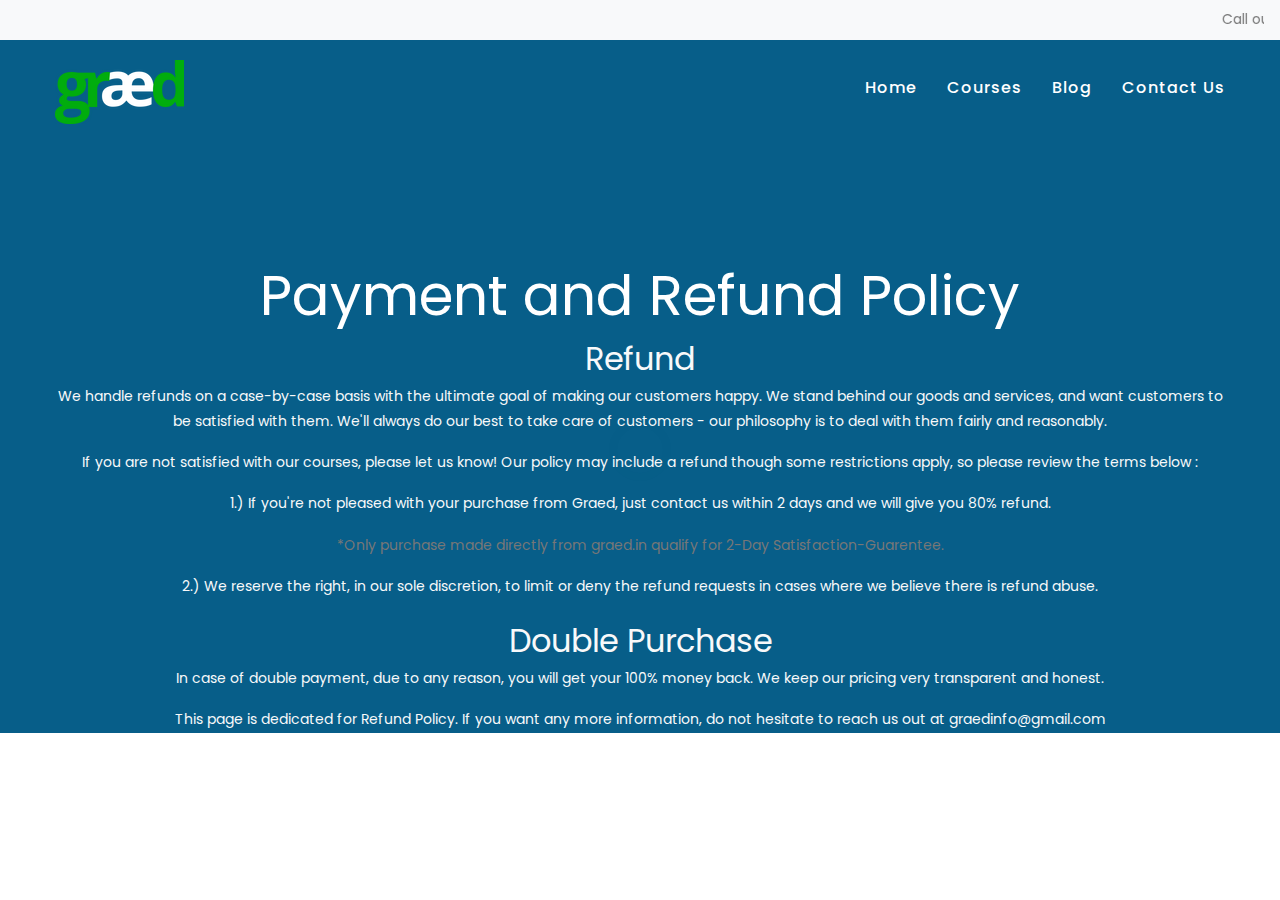
<file: refund.html>
<!DOCTYPE html>
<html>

<head>
    <meta charset="utf-8">
    <title>graed-refund</title>
    <!-- Stylesheets -->
    <link href="css\bootstrap.css" rel="stylesheet">
    <link href="css\main.css" rel="stylesheet">
    <link href="css\responsive.css" rel="stylesheet">

    <link rel="shortcut icon" href="images\favicon.png" type="image/x-icon">
    <link rel="icon" href="images\favicon.png" type="image/x-icon">

    <link
        href="https://fonts.googleapis.com/css2?family=Poppins:wght@300;400;500;600;700;800;900&family=Titillium+Web:wght@300;400;600;700;900&display=swap"
        rel="stylesheet">

    <!-- Responsive -->
    <meta http-equiv="X-UA-Compatible" content="IE=edge">
    <meta name="viewport" content="width=device-width, initial-scale=1.0, maximum-scale=1.0, user-scalable=0">

    <!--[if lt IE 9]><script src="https://cdnjs.cloudflare.com/ajax/libs/html5shiv/3.7.3/html5shiv.js"></script><![endif]-->
    <!--[if lt IE 9]><script src="js/respond.js"></script><![endif]-->
</head>

<body>



    <div class="page-wrapper">


        <!-- Preloader -->
        <div class="preloader"></div>

        <nav class="navbar navbar-light bg-light">

            <marquee scrollamount=5>Call our experts today +91-9953762614 | email us at graedinfo@gmail.com | Call our
                experts today +91-9953762614 | email us at graedinfo@gmail.com</marquee>

        </nav>

        <!-- Main Header-->
        <header class="main-header header-style-one">

            <!-- Header Upper -->
            <div class="header-upper">
                <div class="auto-container">
                    <div class="clearfix">

                        <div class="pull-left logo-box">
                            <div class="logo"><a href="index.html"><img src="images\graed-lo.png	" alt=""
                                        title="Bootcamp"></a></div>
                        </div>

                        <div class="nav-outer clearfix">
                            <!--Mobile Navigation Toggler-->
                            <div class="mobile-nav-toggler"><span class="icon flaticon-menu"></span></div>
                            <!-- Main Menu -->
                            <nav class="main-menu show navbar-expand-md">
                                <div class="navbar-header">
                                    <button class="navbar-toggler" type="button" data-toggle="collapse"
                                        data-target="#navbarSupportedContent" aria-controls="navbarSupportedContent"
                                        aria-expanded="false" aria-label="Toggle navigation">
                                        <span class="icon-bar"></span>
                                        <span class="icon-bar"></span>
                                        <span class="icon-bar"></span>
                                    </button>
                                </div>

                                <div class="navbar-collapse collapse clearfix" id="navbarSupportedContent">
                                    <ul class="navigation clearfix">
                                        <li><a href="index.html">Home</a>
                                            <!-- <ul>
                                                <li><a href="index.html">Home Page</a></li>
                                            </ul> -->
                                        </li>
                                        <!-- <li class="dropdown"><a href="#">Pages</a>
                                        <ul>
                                            <li><a href="price.html">Pricing</a></li>
                                            <li><a href="login.html">Login</a></li>
                                            <li><a href="register.html">Register</a></li>
                                            <li><a href="privacy.html">Privacy Policy</a></li>
                                            <li><a href="comming-soon.html">Coming Soon</a></li>
                                        </ul>
                                    </li> -->
                                        <li><a href="course.html">Courses</a>
                                            <!-- <ul> -->
                                            <!-- <li><a href="course.html">Courses As Grid</a></li> -->
                                            <!-- <li><a href="course-list.html">Courses As List</a></li>
                                            <li><a href="course-path.html">Course Topics</a></li>
                                            <li><a href="course-lesson.html">Course Lesson</a></li>-->
                                            <!-- <li><a href="course-detail.html">Course Details</a></li> -->
                                            <!-- </ul> -->
                                        </li>
                                        <!-- <li class="dropdown"><a href="#">Books</a>
                                        <ul>
                                            <li><a href="books.html">Books</a></li>
                                            <li><a href="books-detail.html">Book Detail</a></li>
                                        </ul>
                                    </li> -->
                                        <!-- <li> <a href="course-detail.html">Demo</a></li> -->
                                        <li> <a href="blog.html">Blog</a></li>
                                        <!-- <li class="dropdown"><a href="#">Blog</a>
                                            <ul>
                                                <li><a href="blog.html">Blog</a></li>
                                                <li><a href="blog-detail.html">Blog Detail</a></li>
                                                
                                            </ul>
                                        </li> -->

                                        <li><a href="contact.html">Contact Us</a></li>
                                    </ul>
                                </div>

                            </nav>

                        </div>

                    </div>
                </div>
            </div>
            <!-- End Header Upper -->

            <!-- Mobile Menu  -->
            <div class="mobile-menu">
                <div class="menu-backdrop"></div>
                <div class="close-btn"><span class="icon flaticon-multiply"></span></div>

                <nav class="menu-box">
                    <div class="nav-logo"><a href="index.html"><img src="images\logo-5.png" alt="" title=""></a></div>
                    <div class="menu-outer">
                        <!--Here Menu Will Come Automatically Via Javascript / Same Menu as in Header-->
                    </div>
                </nav>
            </div>
            <!-- End Mobile Menu -->

        </header>
        <!-- End Main Header -->

        <!-- Page Title -->
        <section class="page-title">
            <div class="auto-container">

                <h1>Payment and Refund Policy</h1>

                <h3 class="text-light">Refund

                </h3>
                <p class="text-light">We handle refunds on a case-by-case basis with the ultimate goal of making our
                    customers happy. We stand behind our goods and services, and want customers to be satisfied with
                    them. We'll always do our best to take care of customers - our philosophy is to deal with them
                    fairly and reasonably.


                </p>

                <p class="text-light">

                    If you are not satisfied with our courses, please let us know! Our policy may include a refund
                    though some restrictions apply, so please review the terms below :


                </p>

                <p class="text-light">1.) If you're not pleased with your purchase from Graed, just contact us within 2
                    days and we will
                    give you 80% refund.
                </p>
                <p>*Only purchase made directly from graed.in qualify for 2-Day Satisfaction-Guarentee.
                </p>
                <p class="text-light">2.) We reserve the right, in our sole discretion, to limit or deny the refund
                    requests in cases where
                    we believe there is refund abuse.
                </p>

                <h3 class="text-light">Double Purchase




                </h3>
                <p class="text-light">In case of double payment, due to any reason, you will get your 100% money back.

                    We keep our pricing very transparent and honest.



                </p>


                <p class="text-light">
                <p class="text-light">This page is dedicated for Refund Policy. If you want any more information, do not
                    hesitate to reach us out at graedinfo@gmail.com



                </p>



                </p>







            </div>
        </section>
        <!--End Page Title-->




    </div>









    <script src="js\jquery.js"></script>
    <script src="js\popper.min.js"></script>
    <script src="js\jquery.scrollTo.js"></script>
    <script src="js\bootstrap.min.js"></script>
    <script src="js\jquery.mCustomScrollbar.concat.min.js"></script>
    <script src="js\jquery.fancybox.js"></script>
    <script src="js\appear.js"></script>
    <script src="js\swiper.min.js"></script>
    <script src="js\element-in-view.js"></script>
    <script src="js\jquery.paroller.min.js"></script>
    <script src="js\validate.js"></script>
    <script src="js\parallax.min.js"></script>
    <script src="js\tilt.jquery.min.js"></script>
    <!--Master Slider-->
    <script src="js\jquery.easing.min.js"></script>
    <script src="js\owl.js"></script>
    <script src="js\wow.js"></script>
    <script src="js\jquery-ui.js"></script>
    <script src="js\script.js"></script>

</body>

</html>
</file>
